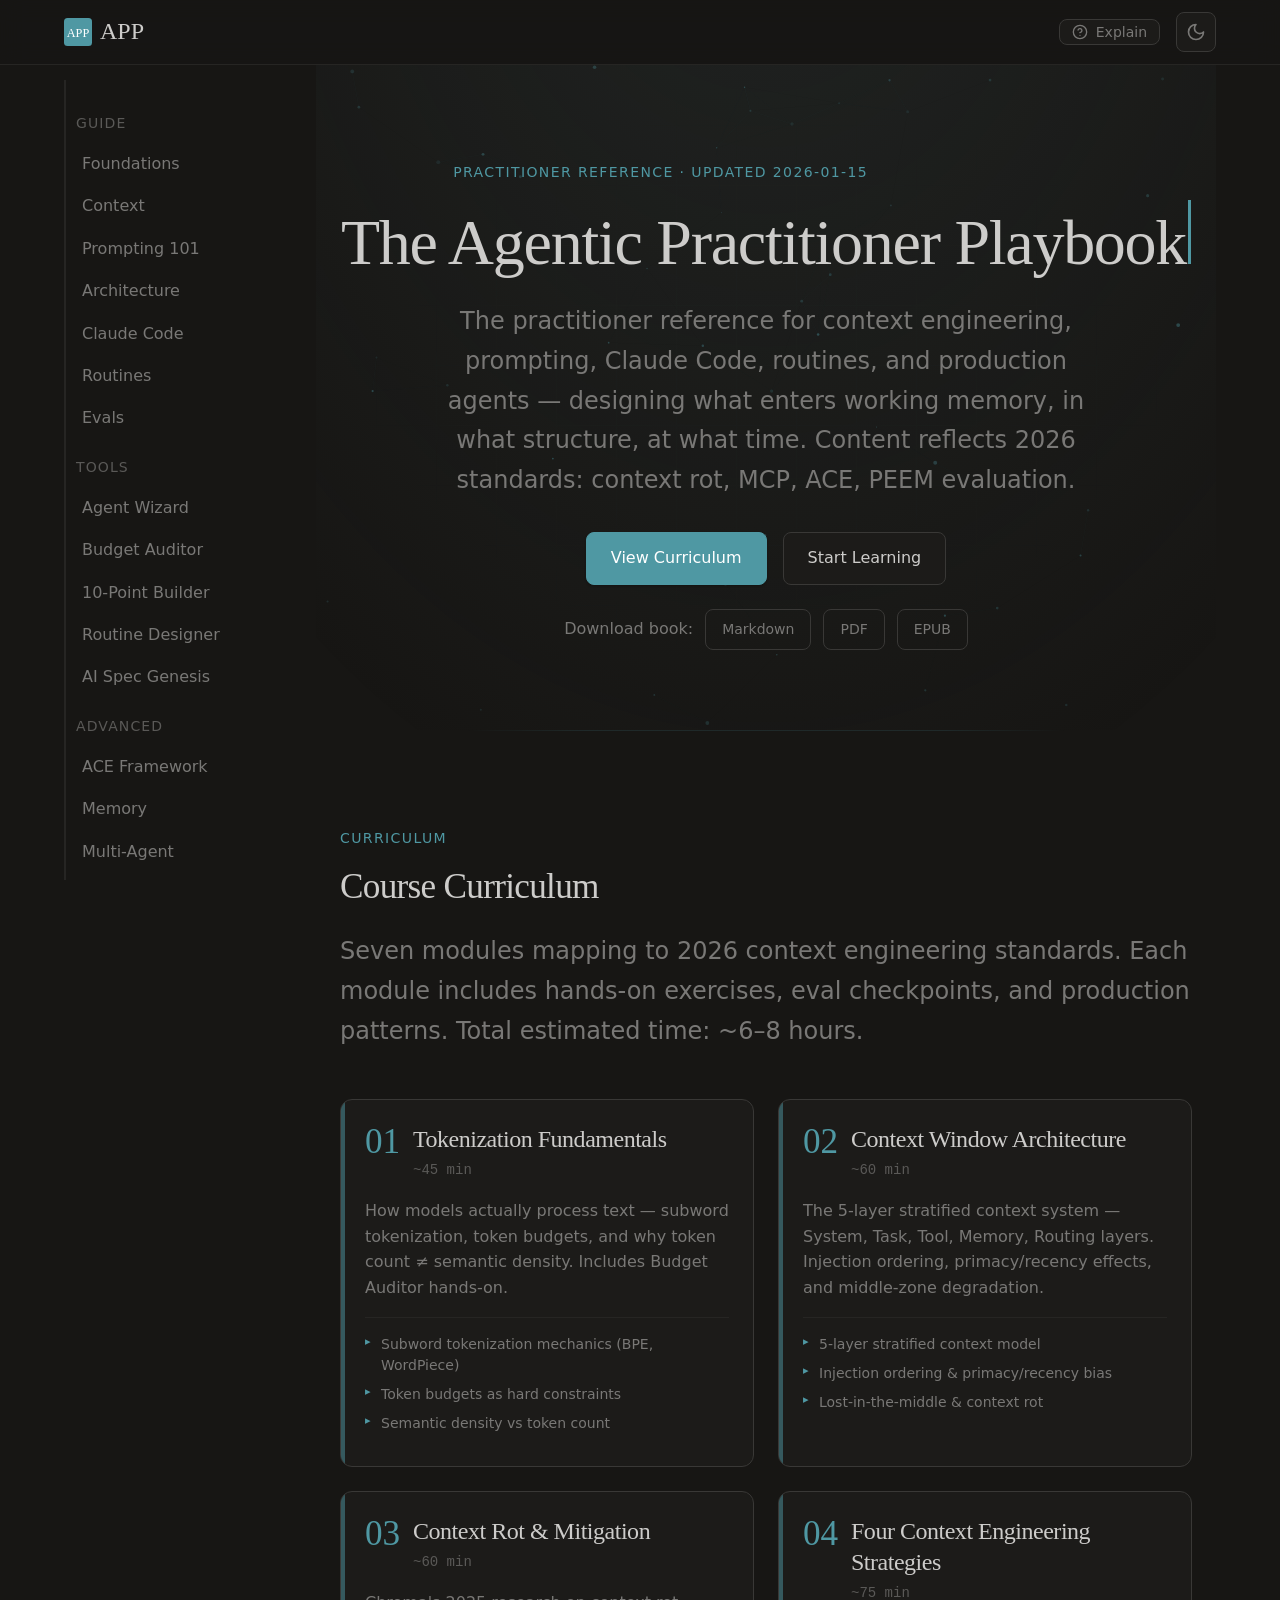
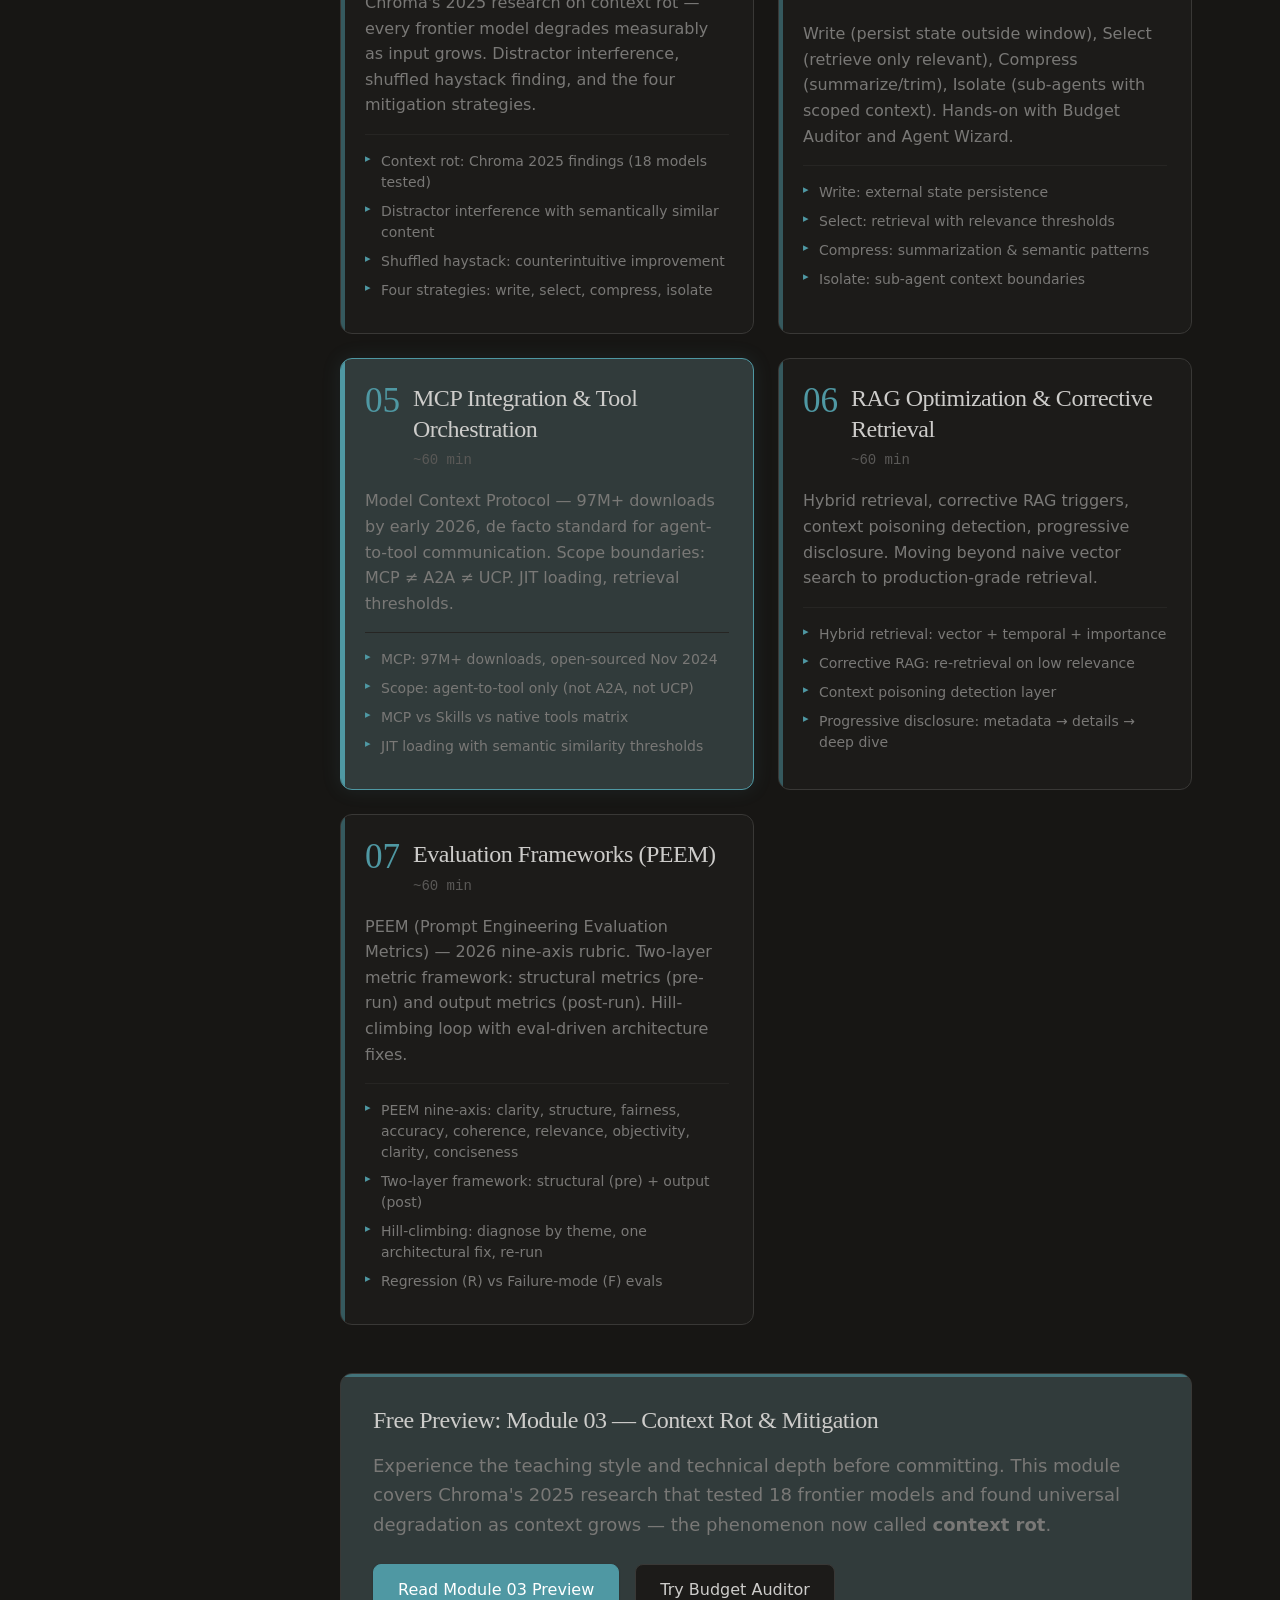
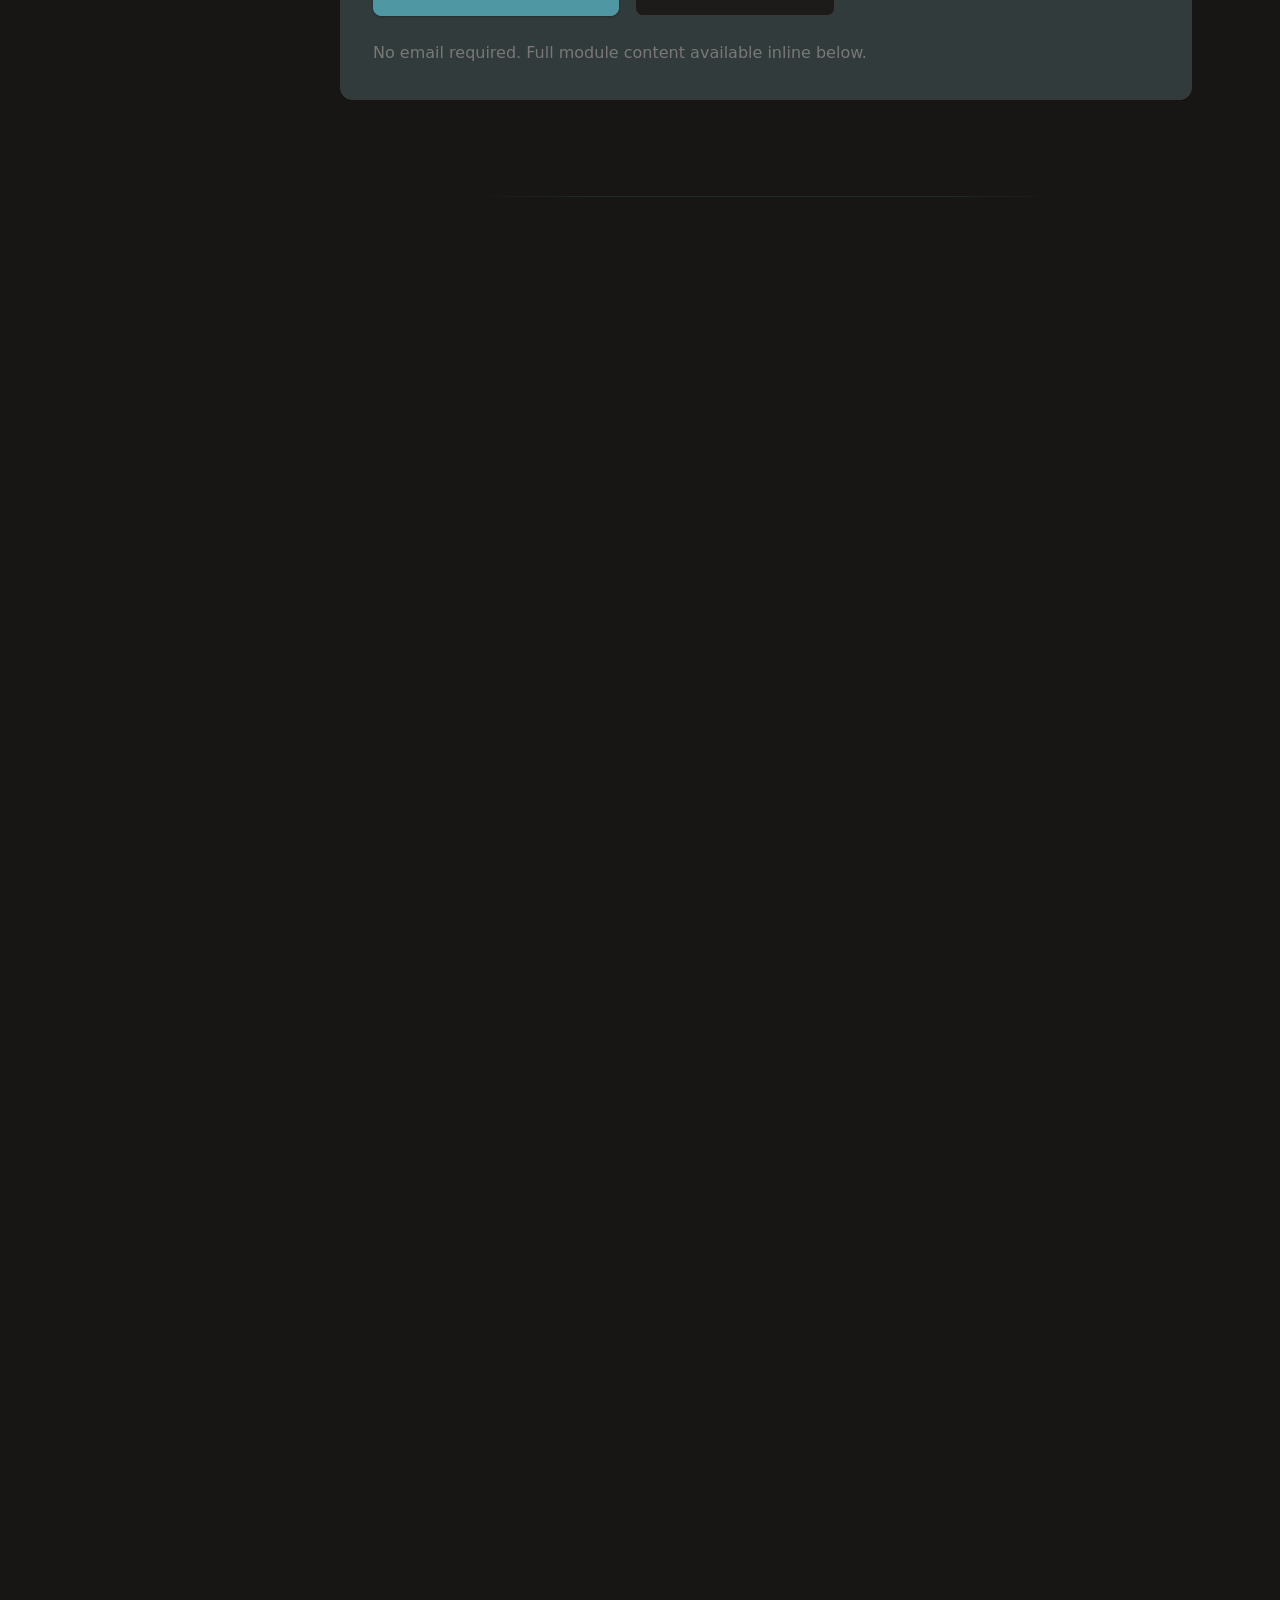
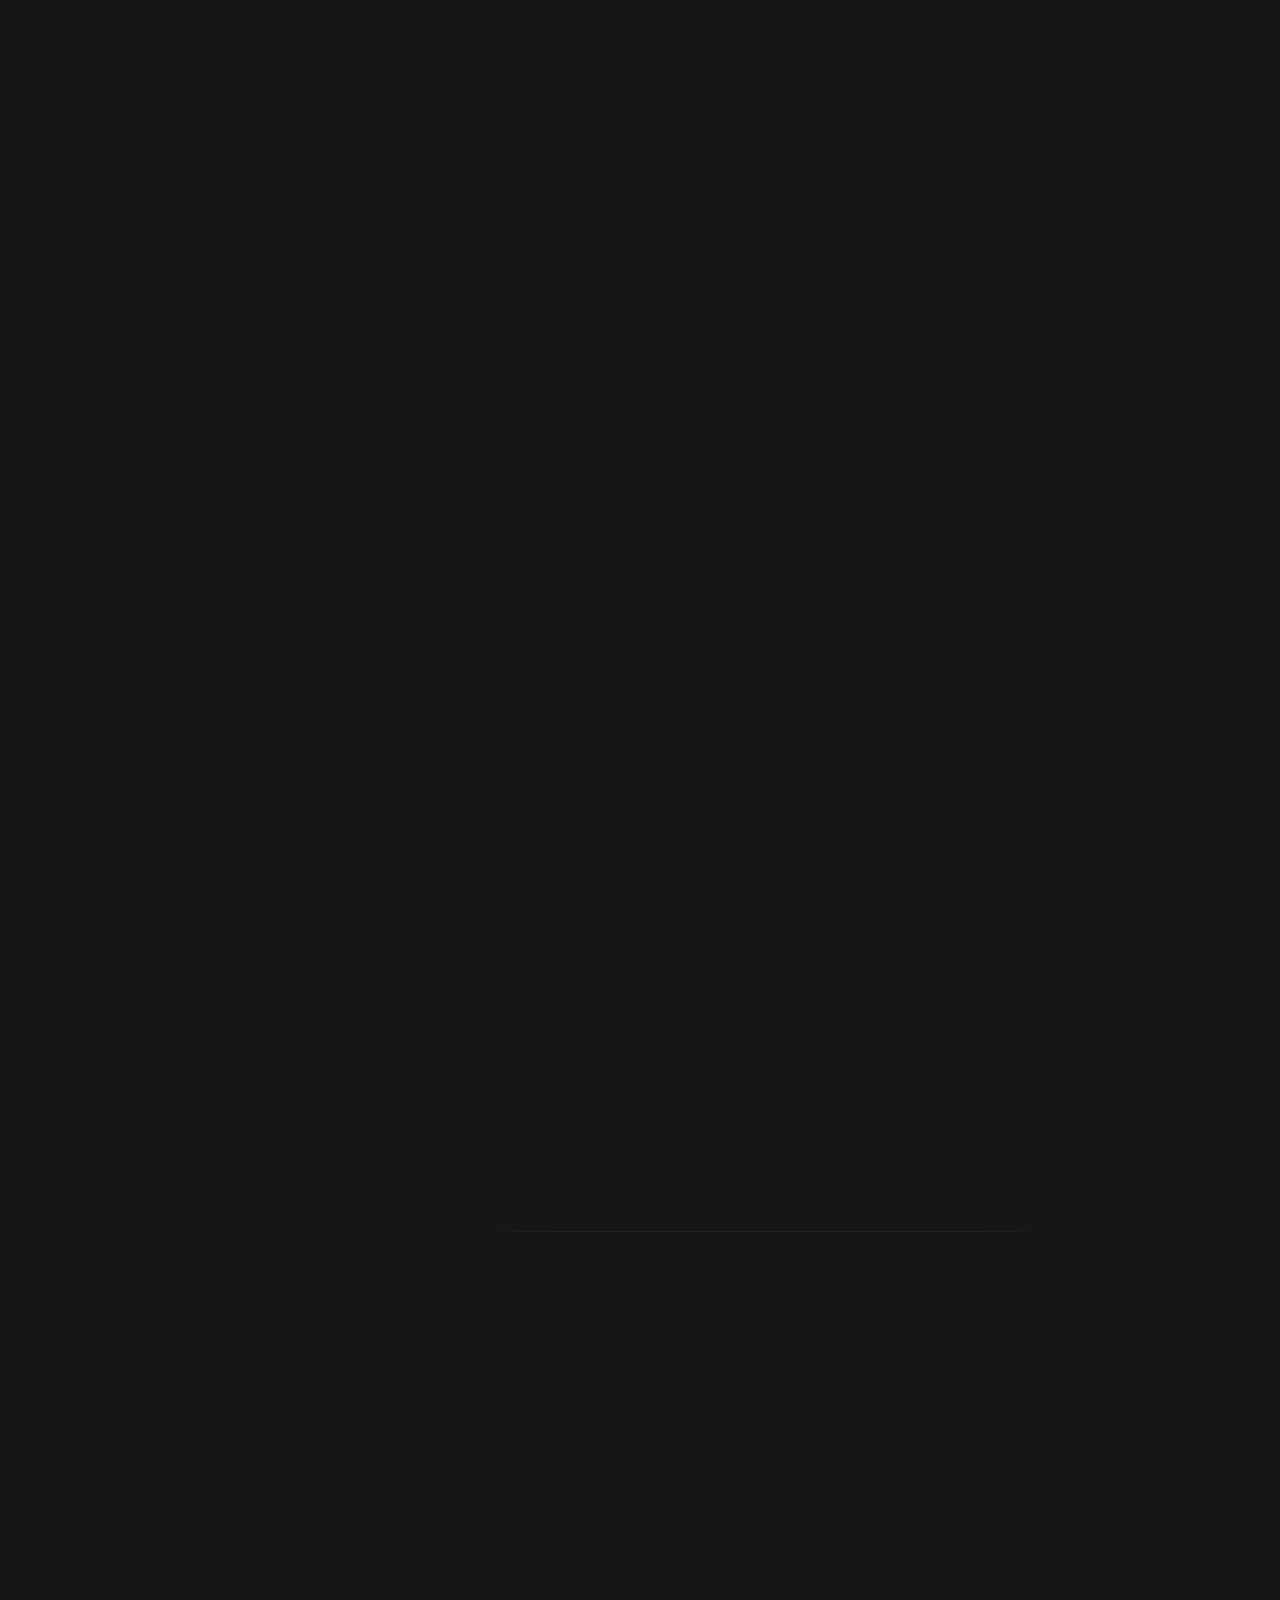
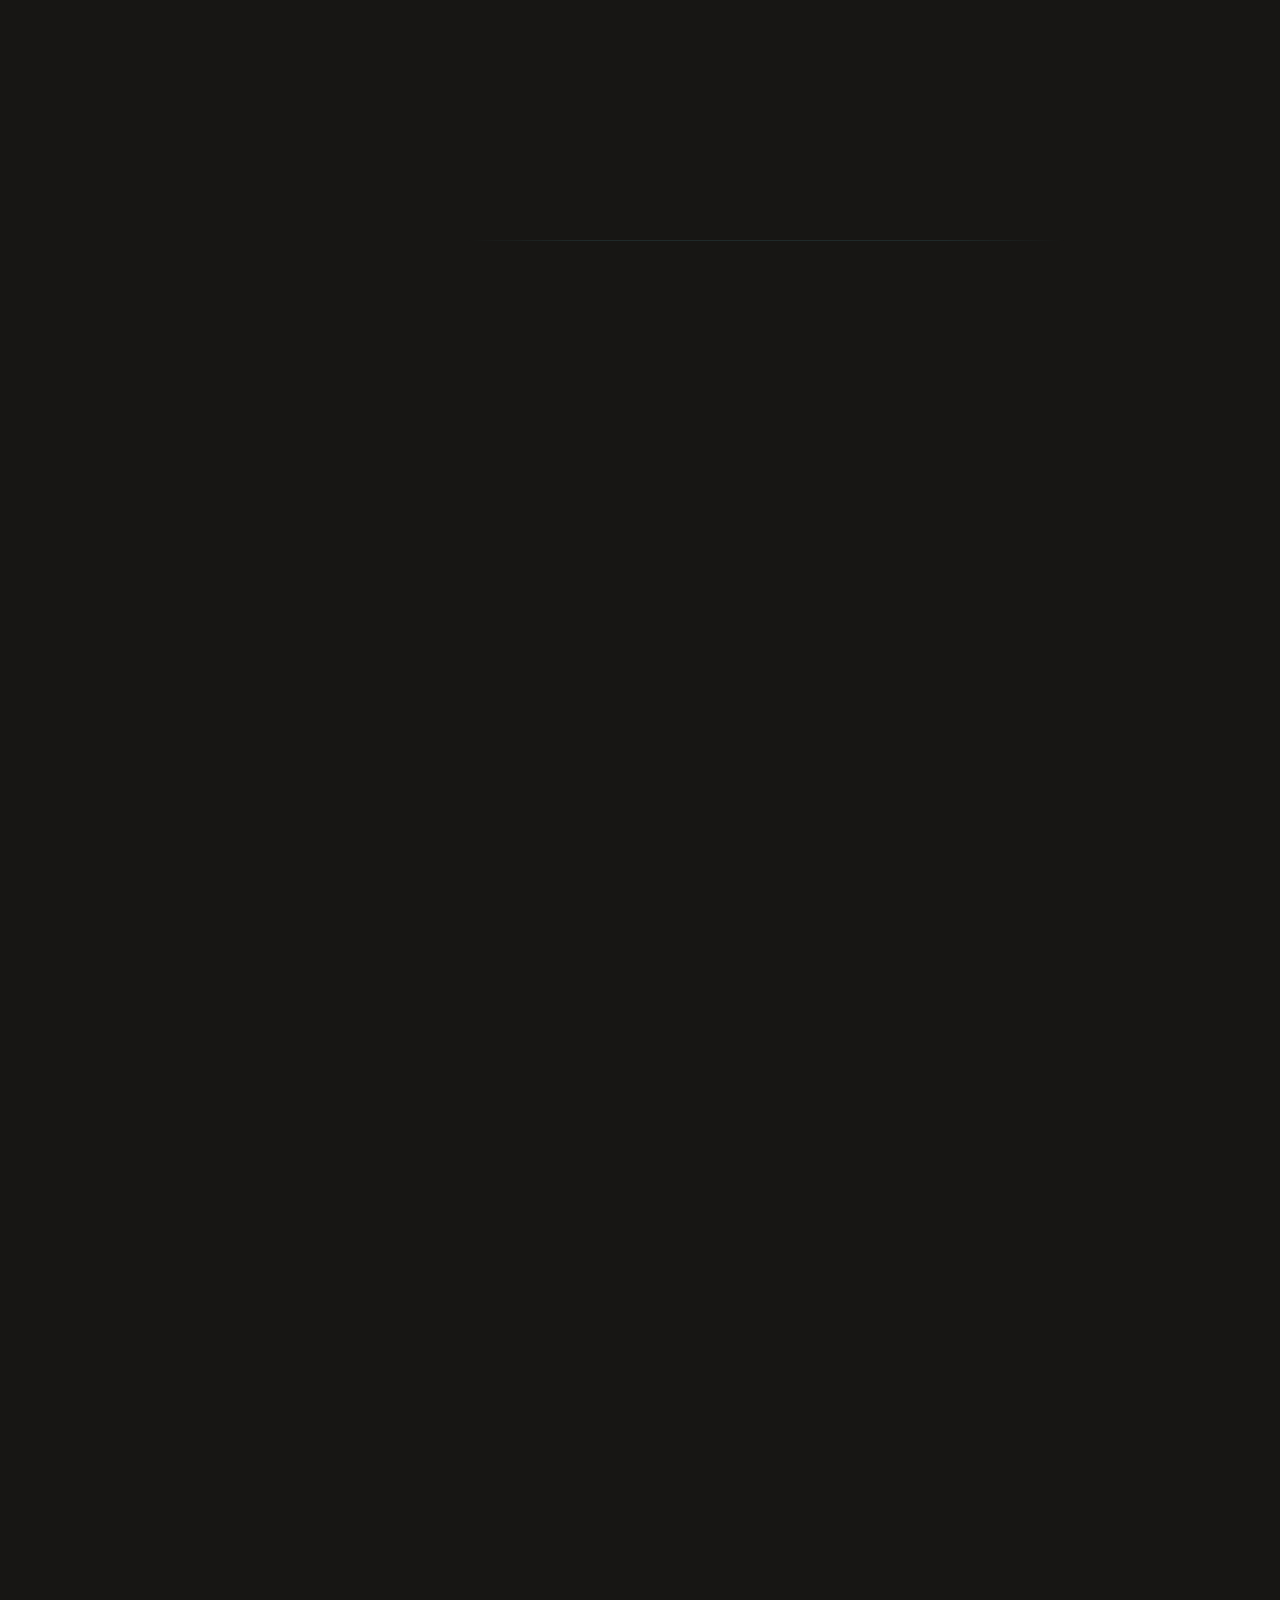
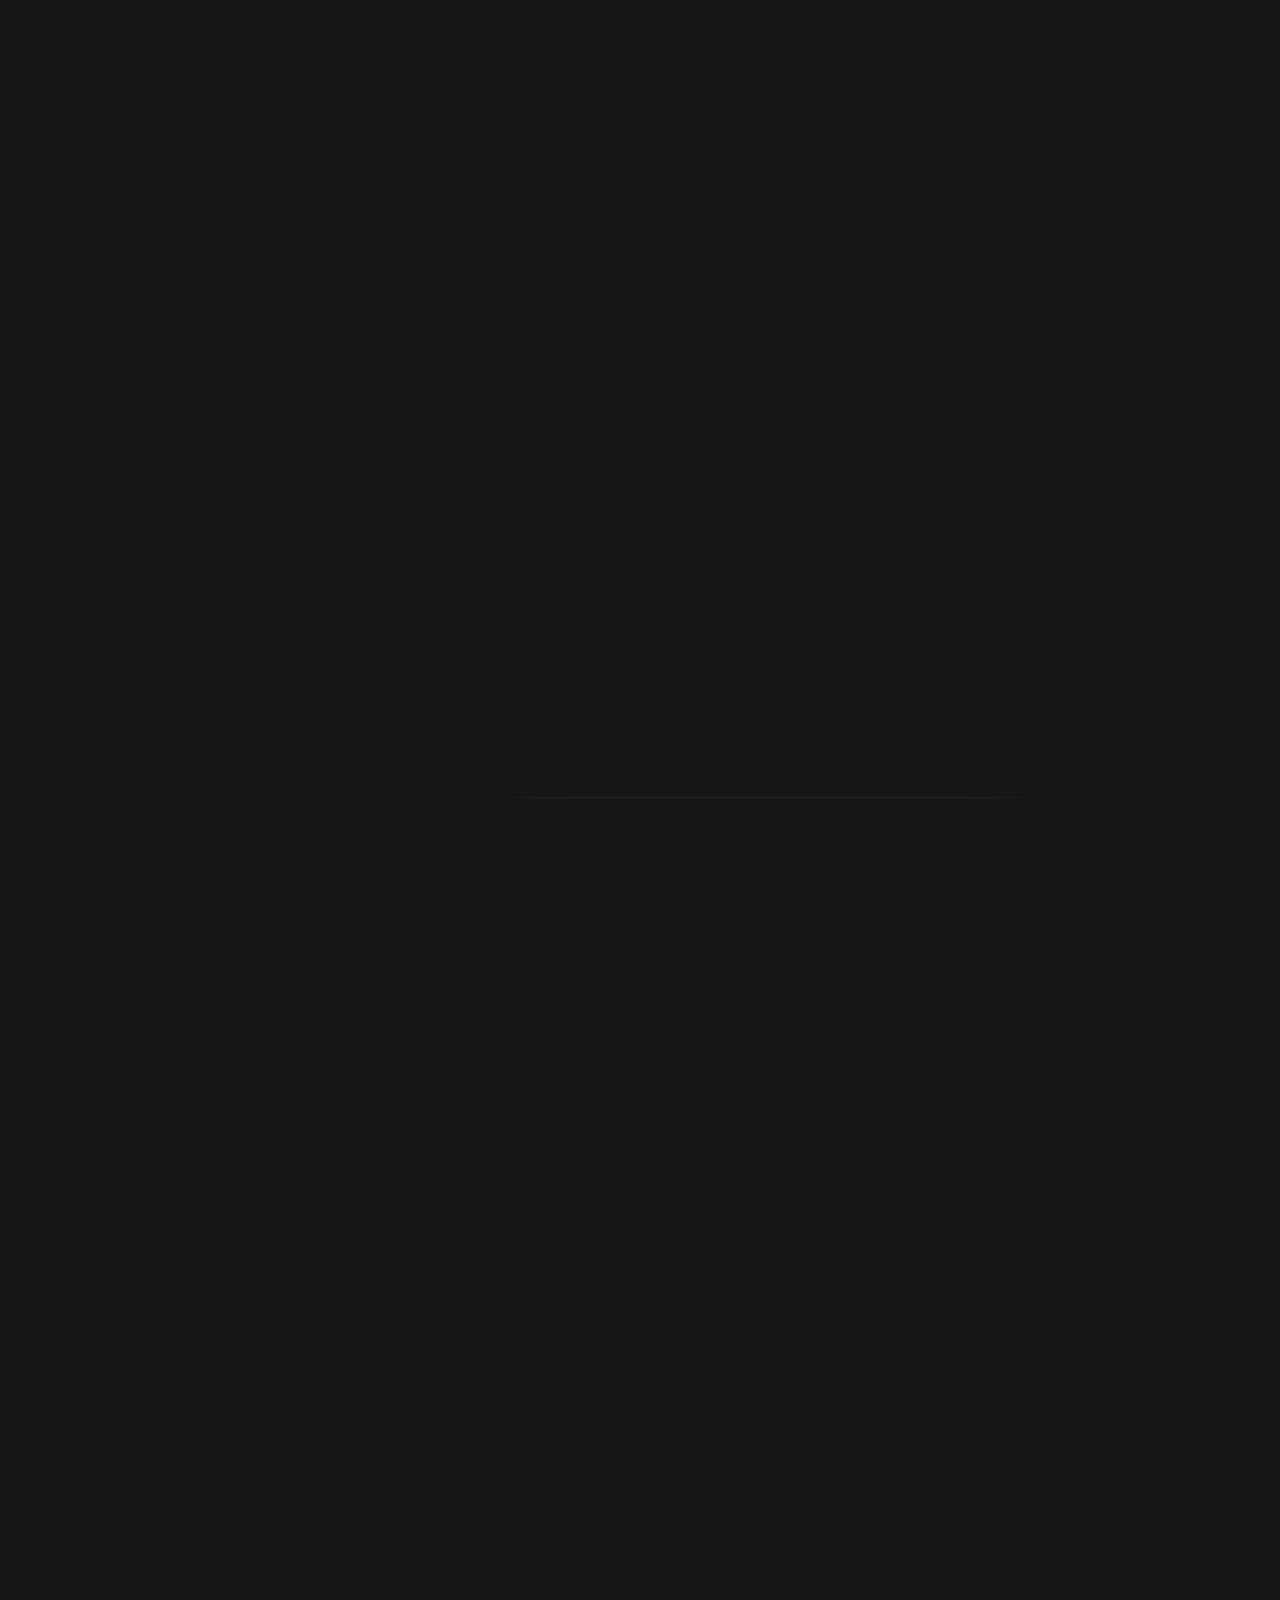
<file: index.html>
<!DOCTYPE html>
<html lang="en" data-theme="dark" class="no-js">
<head>
  <meta charset="UTF-8">
  <meta name="viewport" content="width=device-width, initial-scale=1.0">
  <title>The Agentic Practitioner Playbook</title>
  <meta name="description" content="Context Engineering, Prompting, Claude Code, and Production Agents. The practitioner reference for building agentic AI systems. Updated for 2026 standards — context rot, MCP, ACE, PEEM evaluation.">
  <meta name="theme-color" content="#171614" media="(prefers-color-scheme: dark)">
  <meta name="theme-color" content="#f7f6f2" media="(prefers-color-scheme: light)">

  <meta property="og:title" content="The Agentic Practitioner Playbook">
  <meta property="og:description" content="Context Engineering · Prompting · Claude Code · Production Agents. Patterns, tools, production-ready implementations — plus downloadable Markdown, PDF, and EPUB. Updated for 2026 standards.">
  <meta property="og:type" content="website">
  <meta property="og:url" content="https://context-engineering-site.vercel.app/">
  <meta property="og:image" content="https://context-engineering-site.vercel.app/favicon.ico">
  <meta name="twitter:card" content="summary_large_image">
  <meta name="twitter:title" content="The Agentic Practitioner Playbook">
  <meta name="twitter:description" content="Context Engineering · Prompting · Claude Code · Production Agents. Updated for 2026 standards.">

  <meta http-equiv="Content-Security-Policy" content="default-src 'self'; script-src 'self'; style-src 'self' 'unsafe-inline' https://fonts.googleapis.com https://api.fontshare.com; font-src https://fonts.gstatic.com https://api.fontshare.com https://cdn.fontshare.com; img-src 'self' data:; connect-src 'self' https://generativelanguage.googleapis.com https://api.openai.com https://opencode.ai https:;">

  <link rel="preconnect" href="https://fonts.googleapis.com">
  <link rel="preconnect" href="https://fonts.gstatic.com" crossorigin>
  <link rel="preconnect" href="https://api.fontshare.com" crossorigin>
  <link href="https://fonts.googleapis.com/css2?family=Instrument+Serif:ital@0;1&display=swap" rel="stylesheet">
  <link href="https://api.fontshare.com/v2/css?f[]=satoshi@400,500,700&display=swap" rel="stylesheet">
  <link href="https://fonts.googleapis.com/css2?family=JetBrains+Mono:wght@400;500&display=swap" rel="stylesheet">
  <link rel="stylesheet" href="styles.css">
  <link rel="canonical" href="https://context-engineering-site.vercel.app/">
  <link rel="icon" href="data:image/svg+xml,%3Csvg xmlns='http://www.w3.org/2000/svg' width='32' height='32' viewBox='0 0 32 32'%3E%3Crect width='32' height='32' rx='4' fill='%2301696f'/%3E%3Ctext x='16' y='22' font-family='Instrument%20Serif' font-size='14' fill='white' text-anchor='middle'%3EAPP%3C/text%3E%3C/svg%3E">
  <meta name="last-updated" content="2026-01-15">
</head>
<body>
  <div class="reading-progress" id="readingProgress" aria-hidden="true"></div>
  <a href="#main-content" class="skip-link">Skip to content</a>

  <header class="site-header">
    <div class="container">
      <a href="#" class="logo" aria-label="The Agentic Practitioner Playbook — Home">
        <svg viewBox="0 0 32 32" fill="none" xmlns="http://www.w3.org/2000/svg" aria-hidden="true">
          <rect width="32" height="32" rx="4" fill="currentColor" style="color: var(--color-primary);"/>
          <text x="16" y="22" font-family="Instrument Serif" font-size="14" fill="white" text-anchor="middle">APP</text>
        </svg>
        <span>APP</span>
      </a>
      <div class="header-actions">
        <button class="jargon-toggle" id="jargonToggle" aria-label="Toggle jargon explanations" aria-pressed="false" data-tooltip="Explain tech terms">
          <svg viewBox="0 0 24 24" fill="none" stroke="currentColor" stroke-width="2" stroke-linecap="round" stroke-linejoin="round" aria-hidden="true">
            <circle cx="12" cy="12" r="10"/>
            <path d="M9.09 9a3 3 0 0 1 5.83 1c0 2-3 3-3 3"/>
            <path d="M12 17h.01"/>
          </svg>
          <span class="jargon-toggle-label">Explain</span>
        </button>
        <button class="theme-toggle" id="themeToggle" aria-label="Toggle dark/light mode" aria-pressed="true">
          <svg id="moonIcon" class="icon-visible" viewBox="0 0 24 24" fill="none" stroke="currentColor" stroke-width="2" stroke-linecap="round" stroke-linejoin="round" aria-hidden="true">
            <path d="M12 3a6 6 0 0 0 9 9 9 9 0 1 1-9-9Z"/>
          </svg>
          <svg id="sunIcon" class="icon-hidden" viewBox="0 0 24 24" fill="none" stroke="currentColor" stroke-width="2" stroke-linecap="round" stroke-linejoin="round" aria-hidden="true">
            <circle cx="12" cy="12" r="4"/>
            <path d="M12 2v2m0 16v2M4.93 4.93l1.41 1.41m11.32 11.32l1.41 1.41M2 12h2m16 0h2M6.34 17.66l-1.41 1.41M19.07 4.93l-1.41 1.41"/>
          </svg>
        </button>
        <button class="mobile-menu-btn" id="mobileMenuBtn" aria-label="Open navigation menu" aria-expanded="false" aria-controls="mobileNav">
          <svg viewBox="0 0 24 24" fill="none" stroke="currentColor" stroke-width="2" stroke-linecap="round" stroke-linejoin="round" aria-hidden="true">
            <path d="M4 6h16M4 12h16M4 18h16"/>
          </svg>
        </button>
      </div>
    </div>
  </header>

  <div class="overlay" id="overlay" aria-hidden="true"></div>
  <nav class="mobile-nav-drawer" id="mobileNav" aria-label="Mobile navigation" role="dialog" aria-modal="true" aria-hidden="true">
    <button class="mobile-menu-btn" id="mobileMenuClose" aria-label="Close navigation menu" style="position:absolute;top:var(--space-4);right:var(--space-4);">
      <svg viewBox="0 0 24 24" fill="none" stroke="currentColor" stroke-width="2" stroke-linecap="round" stroke-linejoin="round" aria-hidden="true">
        <path d="M18 6L6 18M6 6l12 12"/>
      </svg>
    </button>
    <ul style="margin-top:var(--space-8);">
      <li class="nav-group-label">Curriculum</li>
      <li><a href="#curriculum" class="nav-link">Course Curriculum</a></li>
      <li class="nav-group-label">Guide</li>
      <li><a href="#foundations" class="nav-link">Foundations</a></li>
      <li><a href="#context" class="nav-link">Context</a></li>
      <li><a href="#mcp" class="nav-link">MCP</a></li>
      <li><a href="#prompting101" class="nav-link">Prompting 101</a></li>
      <li><a href="#architecture" class="nav-link">Architecture</a></li>
      <li><a href="#claude-code" class="nav-link">Claude Code</a></li>
      <li><a href="#routines" class="nav-link">Routines</a></li>
      <li><a href="#evals" class="nav-link">Evals</a></li>
      <li class="nav-group-label">Tools</li>
      <li><a href="#tool-agent-wizard" class="nav-link">Agent Wizard</a></li>
      <li><a href="#tool-budget-auditor" class="nav-link">Budget Auditor</a></li>
      <li><a href="#tool-10point-builder" class="nav-link">10-Point Builder</a></li>
      <li><a href="#tool-routine-designer" class="nav-link">Routine Designer</a></li>
      <li><a href="#tool-spec-genesis" class="nav-link">AI Spec Genesis</a></li>
      <li class="nav-group-label">Advanced</li>
      <li><a href="#ace" class="nav-link">ACE Framework</a></li>
      <li><a href="#memory" class="nav-link">Memory</a></li>
      <li><a href="#multi-agent" class="nav-link">Multi-Agent</a></li>
      <li><a href="#blueprint" class="nav-link">Advanced Builder</a></li>
    </ul>
  </nav>

  <div class="main-layout" id="main-content">
    <nav class="sidebar-nav" aria-label="Section navigation">
      <div class="sidebar-progress" aria-hidden="true"><div class="sidebar-progress-fill" id="sidebarProgressFill"></div></div>
      <ul>
        <li class="nav-group-label">Guide</li>
        <li><a href="#foundations" class="nav-link">Foundations</a></li>
        <li><a href="#context" class="nav-link">Context</a></li>
        <li><a href="#prompting101" class="nav-link">Prompting 101</a></li>
        <li><a href="#architecture" class="nav-link">Architecture</a></li>
        <li><a href="#claude-code" class="nav-link">Claude Code</a></li>
        <li><a href="#routines" class="nav-link">Routines</a></li>
        <li><a href="#evals" class="nav-link">Evals</a></li>
        <li class="nav-group-label">Tools</li>
        <li><a href="#tool-agent-wizard" class="nav-link">Agent Wizard</a></li>
        <li><a href="#tool-budget-auditor" class="nav-link">Budget Auditor</a></li>
        <li><a href="#tool-10point-builder" class="nav-link">10-Point Builder</a></li>
        <li><a href="#tool-routine-designer" class="nav-link">Routine Designer</a></li>
        <li><a href="#tool-spec-genesis" class="nav-link">AI Spec Genesis</a></li>
        <li class="nav-group-label">Advanced</li>
        <li><a href="#ace" class="nav-link">ACE Framework</a></li>
        <li><a href="#memory" class="nav-link">Memory</a></li>
        <li><a href="#multi-agent" class="nav-link">Multi-Agent</a></li>
        <li><a href="#blueprint" class="nav-link">Advanced Builder</a></li>
      </ul>
    </nav>

    <main id="main-primary">
      <!-- HERO -->
      <section class="hero" id="hero">
        <div class="hero-particles" id="heroParticles" aria-hidden="true"><canvas></canvas></div>
        <div class="container">
          <p class="section-eyebrow">Practitioner Reference · Updated 2026-01-15</p>
          <h1 class="hero-headline" id="heroHeadline">The Agentic Practitioner Playbook<span class="typing-cursor" aria-hidden="true"></span></h1>
          <p class="hero-subheadline">The practitioner reference for context engineering, prompting, Claude Code, routines, and production agents — designing what enters working memory, in what structure, at what time. Content reflects 2026 standards: context rot, MCP, ACE, PEEM evaluation.</p>
          <div class="hero-ctas">
            <a href="#curriculum" class="btn btn-primary" data-tooltip="View curriculum">View Curriculum</a>
            <a href="#foundations" class="btn btn-secondary" data-tooltip="Start with foundations">Start Learning</a>
          </div>
          <div class="hero-downloads" role="group" aria-label="Download the playbook">
            <span class="hero-downloads-label">Download book:</span>
            <a href="The_Agentic_Practitioner_Playbook.md" class="btn btn-outline btn-sm" download="The_Agentic_Practitioner_Playbook.md" data-tooltip="Full playbook source file">Markdown</a>
            <a href="The_Agentic_Practitioner_Playbook.pdf" class="btn btn-outline btn-sm" download="The_Agentic_Practitioner_Playbook.pdf" data-tooltip="Printable PDF; Mermaid diagrams render in web and Markdown">PDF</a>
            <a href="The_Agentic_Practitioner_Playbook.epub" class="btn btn-outline btn-sm" download="The_Agentic_Practitioner_Playbook.epub" data-tooltip="E-reader EPUB">EPUB</a>
          </div>
        </div>
      </section>

      <div class="section-divider" aria-hidden="true"></div>

      <!-- CURRICULUM -->
      <section id="curriculum">
        <div class="container">
          <p class="section-eyebrow">Curriculum</p>
          <h2 class="section-title">Course Curriculum</h2>
          <p class="section-intro">Seven modules mapping to 2026 context engineering standards. Each module includes hands-on exercises, eval checkpoints, and production patterns. Total estimated time: ~6–8 hours.</p>

          <div class="reveal">
            <div class="curriculum-grid">
              <article class="curriculum-module">
                <div class="curriculum-module-header">
                  <span class="curriculum-module-num">01</span>
                  <div>
                    <h3 class="curriculum-module-title">Tokenization Fundamentals</h3>
                    <p class="curriculum-module-meta">~45 min</p>
                  </div>
                </div>
                <p class="curriculum-module-desc">How models actually process text — subword tokenization, token budgets, and why token count ≠ semantic density. Includes Budget Auditor hands-on.</p>
                <ul class="curriculum-module-topics">
                  <li>Subword tokenization mechanics (BPE, WordPiece)</li>
                  <li>Token budgets as hard constraints</li>
                  <li>Semantic density vs token count</li>
                </ul>
              </article>

              <article class="curriculum-module">
                <div class="curriculum-module-header">
                  <span class="curriculum-module-num">02</span>
                  <div>
                    <h3 class="curriculum-module-title">Context Window Architecture</h3>
                    <p class="curriculum-module-meta">~60 min</p>
                  </div>
                </div>
                <p class="curriculum-module-desc">The 5-layer stratified context system — System, Task, Tool, Memory, Routing layers. Injection ordering, primacy/recency effects, and middle-zone degradation.</p>
                <ul class="curriculum-module-topics">
                  <li>5-layer stratified context model</li>
                  <li>Injection ordering & primacy/recency bias</li>
                  <li>Lost-in-the-middle & context rot</li>
                </ul>
              </article>

              <article class="curriculum-module">
                <div class="curriculum-module-header">
                  <span class="curriculum-module-num">03</span>
                  <div>
                    <h3 class="curriculum-module-title">Context Rot & Mitigation</h3>
                    <p class="curriculum-module-meta">~60 min</p>
                  </div>
                </div>
                <p class="curriculum-module-desc">Chroma's 2025 research on context rot — every frontier model degrades measurably as input grows. Distractor interference, shuffled haystack finding, and the four mitigation strategies.</p>
                <ul class="curriculum-module-topics">
                  <li>Context rot: Chroma 2025 findings (18 models tested)</li>
                  <li>Distractor interference with semantically similar content</li>
                  <li>Shuffled haystack: counterintuitive improvement</li>
                  <li>Four strategies: write, select, compress, isolate</li>
                </ul>
              </article>

              <article class="curriculum-module">
                <div class="curriculum-module-header">
                  <span class="curriculum-module-num">04</span>
                  <div>
                    <h3 class="curriculum-module-title">Four Context Engineering Strategies</h3>
                    <p class="curriculum-module-meta">~75 min</p>
                  </div>
                </div>
                <p class="curriculum-module-desc">Write (persist state outside window), Select (retrieve only relevant), Compress (summarize/trim), Isolate (sub-agents with scoped context). Hands-on with Budget Auditor and Agent Wizard.</p>
                <ul class="curriculum-module-topics">
                  <li>Write: external state persistence</li>
                  <li>Select: retrieval with relevance thresholds</li>
                  <li>Compress: summarization & semantic patterns</li>
                  <li>Isolate: sub-agent context boundaries</li>
                </ul>
              </article>

              <article class="curriculum-module featured">
                <div class="curriculum-module-header">
                  <span class="curriculum-module-num">05</span>
                  <div>
                    <h3 class="curriculum-module-title">MCP Integration & Tool Orchestration</h3>
                    <p class="curriculum-module-meta">~60 min</p>
                  </div>
                </div>
                <p class="curriculum-module-desc">Model Context Protocol — 97M+ downloads by early 2026, de facto standard for agent-to-tool communication. Scope boundaries: MCP ≠ A2A ≠ UCP. JIT loading, retrieval thresholds.</p>
                <ul class="curriculum-module-topics">
                  <li>MCP: 97M+ downloads, open-sourced Nov 2024</li>
                  <li>Scope: agent-to-tool only (not A2A, not UCP)</li>
                  <li>MCP vs Skills vs native tools matrix</li>
                  <li>JIT loading with semantic similarity thresholds</li>
                </ul>
              </article>

              <article class="curriculum-module">
                <div class="curriculum-module-header">
                  <span class="curriculum-module-num">06</span>
                  <div>
                    <h3 class="curriculum-module-title">RAG Optimization & Corrective Retrieval</h3>
                    <p class="curriculum-module-meta">~60 min</p>
                  </div>
                </div>
                <p class="curriculum-module-desc">Hybrid retrieval, corrective RAG triggers, context poisoning detection, progressive disclosure. Moving beyond naive vector search to production-grade retrieval.</p>
                <ul class="curriculum-module-topics">
                  <li>Hybrid retrieval: vector + temporal + importance</li>
                  <li>Corrective RAG: re-retrieval on low relevance</li>
                  <li>Context poisoning detection layer</li>
                  <li>Progressive disclosure: metadata → details → deep dive</li>
                </ul>
              </article>

              <article class="curriculum-module">
                <div class="curriculum-module-header">
                  <span class="curriculum-module-num">07</span>
                  <div>
                    <h3 class="curriculum-module-title">Evaluation Frameworks (PEEM)</h3>
                    <p class="curriculum-module-meta">~60 min</p>
                  </div>
                </div>
                <p class="curriculum-module-desc">PEEM (Prompt Engineering Evaluation Metrics) — 2026 nine-axis rubric. Two-layer metric framework: structural metrics (pre-run) and output metrics (post-run). Hill-climbing loop with eval-driven architecture fixes.</p>
                <ul class="curriculum-module-topics">
                  <li>PEEM nine-axis: clarity, structure, fairness, accuracy, coherence, relevance, objectivity, clarity, conciseness</li>
                  <li>Two-layer framework: structural (pre) + output (post)</li>
                  <li>Hill-climbing: diagnose by theme, one architectural fix, re-run</li>
                  <li>Regression (R) vs Failure-mode (F) evals</li>
                </ul>
              </article>
            </div>
          </div>

          <div class="reveal mt-12 callout-box">
            <h3 style="margin-bottom:var(--space-4);">Free Preview: Module 03 — Context Rot & Mitigation</h3>
            <p style="margin-bottom:var(--space-6);">Experience the teaching style and technical depth before committing. This module covers Chroma's 2025 research that tested 18 frontier models and found universal degradation as context grows — the phenomenon now called <strong>context rot</strong>.</p>
            <div style="display:flex; gap:var(--space-4); flex-wrap:wrap; margin-bottom:var(--space-6);">
              <a href="#context" class="btn btn-primary">Read Module 03 Preview</a>
              <a href="#tool-budget-auditor" class="btn btn-secondary">Try Budget Auditor</a>
            </div>
            <p style="font-size:var(--text-sm); color:var(--color-text-muted);">No email required. Full module content available inline below.</p>
          </div>
        </div>
      </section>

      <div class="section-divider" aria-hidden="true"></div>

      <!-- FOUNDATIONS -->
      <section id="foundations">
        <div class="container">
          <p class="section-eyebrow">Section 01</p>
          <h2 class="section-title">Foundations</h2>
          <p class="section-intro">Before building agents, understand when they're appropriate — and architect the cognitive environment your agent needs to reason correctly.</p>

          <div class="reveal book-download-callout callout-box">
            <p><strong>Take it with you.</strong> Download the complete playbook (~2,000 lines) as <strong>Markdown</strong>, <strong>PDF</strong>, or <strong>EPUB</strong> for offline reading, search, or your own repo. Mermaid diagrams render best in the web and Markdown versions.</p>
            <p class="book-download-callout-action download-format-group">
              <a href="The_Agentic_Practitioner_Playbook.md" class="btn btn-sm btn-outline" download="The_Agentic_Practitioner_Playbook.md">Markdown (.md)</a>
              <a href="The_Agentic_Practitioner_Playbook.pdf" class="btn btn-sm btn-outline" download="The_Agentic_Practitioner_Playbook.pdf">PDF</a>
              <a href="The_Agentic_Practitioner_Playbook.epub" class="btn btn-sm btn-outline" download="The_Agentic_Practitioner_Playbook.epub">EPUB</a>
            </p>
          </div>

          <div class="reveal">
            <h3 class="subsection-title">Barry's Evolution Ladder</h3>
            <p style="margin-bottom:var(--space-6); max-width:72ch;">Don't jump to agents. Climb the ladder: ship <strong>features</strong> (single model calls), orchestrate <strong>workflows</strong> (mapped control flows), then deploy <strong>agents</strong> only when complexity and value justify autonomy.</p>
            <div class="evolution-ladder">
              <div class="evolution-rung">
                <h4>Features</h4>
                <p style="font-size:var(--text-sm); margin-top:var(--space-2);">Summarize, classify, extract — one shot, fixed flow.</p>
              </div>
              <div class="evolution-rung">
                <h4>Workflows</h4>
                <p style="font-size:var(--text-sm); margin-top:var(--space-2);">Multiple models in a predefined decision tree. Cheaper, more control.</p>
              </div>
              <div class="evolution-rung active-rung">
                <h4>Agents</h4>
                <p style="font-size:var(--text-sm); margin-top:var(--space-2);">Model + tools in a loop. Decides its own trajectory from environment feedback.</p>
              </div>
            </div>
            <p class="source-footnote">Source: Barry, <em>Building Effective Agents</em> — AI Engineer Summit</p>
          </div>

          <div class="reveal mt-12">
            <h3 class="subsection-title">The 3-Component Model</h3>
            <p style="margin-bottom:var(--space-6); max-width:72ch;">Strip an agent to its core: a model calling tools in a loop. Every complexity on top costs iteration speed and eventually performance.</p>
            <div class="three-component-grid">
              <div class="component-card">
                <h4>Environment</h4>
                <p style="font-size:var(--text-sm); margin-top:var(--space-2);">The system the agent operates in — repos, APIs, file systems, product surfaces.</p>
              </div>
              <div class="component-card">
                <h4>Tools</h4>
                <p style="font-size:var(--text-sm); margin-top:var(--space-2);">Interface for action and feedback. Lean into primitives: code execution, files, web search.</p>
              </div>
              <div class="component-card">
                <h4>System Prompt</h4>
                <p style="font-size:var(--text-sm); margin-top:var(--space-2);">Goals, constraints, ideal behavior — what the agent always needs regardless of task.</p>
              </div>
            </div>
            <p class="source-footnote">Source: Barry 3-component model; <em>anthropic_ultimate_guide.md</em> Part II</p>
          </div>

          <div class="reveal mt-12">
            <h3 class="subsection-title">The 4-Factor Checklist</h3>
            <p style="margin-bottom:var(--space-6); max-width:72ch;">Run this before building an agent. All four factors determine fit — and all four kill projects when ignored. <a href="#tool-agent-wizard">Try the Agent Suitability Wizard →</a></p>
            <div class="grid-2 stagger">
              <article class="card card-interactive reveal">
                <p class="card-meta">Factor 01</p>
                <h3 class="card-title">Complexity</h3>
                <div class="card-body">
                  <p>Agents thrive in ambiguous problem spaces. If you can map the full decision tree easily, build it explicitly and optimize every node.</p>
                </div>
              </article>
              <article class="card card-interactive reveal">
                <p class="card-meta">Factor 02</p>
                <h3 class="card-title">Value</h3>
                <div class="card-body">
                  <p>Exploration costs tokens. A $0.10/task budget affords 30–50 tokens — use a workflow. If ROI justifies spend, agents earn their cost.</p>
                </div>
              </article>
              <article class="card card-interactive reveal">
                <p class="card-meta">Factor 03</p>
                <h3 class="card-title">Bottlenecks</h3>
                <div class="card-body">
                  <p>Derisk critical capabilities first. A coding agent needs write, debug, and recover. Bottlenecks multiply cost and latency — reduce scope.</p>
                </div>
              </article>
              <article class="card card-interactive reveal">
                <p class="card-meta">Factor 04</p>
                <h3 class="card-title">Cost of Error</h3>
                <div class="card-body">
                  <p>High-stakes, hard-to-discover errors limit autonomy. Mitigate with read-only access or human-in-the-loop — but that caps scale.</p>
                </div>
              </article>
            </div>
            <p class="source-footnote">Source: Barry 4-factor checklist transcript; <em>anthropic_ultimate_guide.md</em></p>
          </div>

          <div class="reveal mt-12">
            <h3 class="subsection-title">What Is Context Engineering</h3>
            <p style="margin-bottom:var(--space-8); max-width:72ch;">
              Every failure in an agentic system can be traced to one of four context failures: <strong>ambiguity</strong> — the model lacks clear constraints and generates conflicting outputs; <strong>distractor interference</strong> — irrelevant context overwhelms relevant signal; <strong>context rot</strong> — measurable, reproducible degradation as input length grows; and <strong>attention dilution</strong> — excessive context length spreads attention thin, reducing accuracy on any single component.
            </p>
            <div class="callout-box reveal" style="margin-top:var(--space-6);">
              <h4 style="margin-bottom:var(--space-4);">Context Rot — Chroma 2025 Research</h4>
              <p style="margin-bottom:var(--space-4);"><strong>Context rot</strong> is the term now used to describe the universal phenomenon that all frontier models degrade measurably as input length grows. Chroma's 2025 research tested 18 frontier models and found every one performs worse on simple tasks when given longer inputs — even when the information needed is clearly present.</p>
              <p style="margin-bottom:var(--space-4);"><strong>Two specific findings from the research:</strong></p>
              <ul style="margin-left:var(--space-6); margin-bottom:var(--space-4); font-size:var(--text-sm); color:var(--color-text-muted);">
                <li style="margin-bottom:var(--space-2);"><strong>Distractor interference:</strong> Models perform significantly worse when semantically similar "distractor" content is present in context — even when it has no bearing on the task.</li>
                <li><strong>Shuffled haystack finding:</strong> Counterintuitively, shuffling the order of context sometimes <em>improves</em> performance — suggesting models rely on positional heuristics in addition to content relevance.</li>
              </ul>
              <p class="source-footnote" style="border:none; padding-top:var(--space-3);">Source: Chroma Research, "Context Rot in Production LLMs" — 2025 study, 18 frontier models tested</p>
            </div>
          </div>

          <div class="reveal mt-12">
            <h3 style="margin-bottom:var(--space-6);">The 5-Layer Stratified Context System</h3>
            <p style="margin-bottom:var(--space-8); max-width:72ch;">
              Production agentic systems decompose context into five layers, each with distinct persistence, retrieval, and eviction policies. Click each layer to expand.
            </p>

            <div style="display:grid; grid-template-columns:1fr 1fr; gap:var(--space-8); align-items:start;" class="layer-stack-grid">
              <div class="layer-stack" id="layerStack">
                <div class="layer-stack-item active" data-layer="1" role="button" tabindex="0" aria-label="System Layer: pinned, never evicted" data-tooltip="Click to expand details">
                  <span class="layer-stack-num">1</span>
                  <span class="layer-stack-label">System Layer</span>
                  <span class="layer-stack-tag">Pinned</span>
                </div>
                <div class="layer-stack-item" data-layer="2" role="button" tabindex="0" aria-label="Task Layer: per-invocation" data-tooltip="Click to expand details">
                  <span class="layer-stack-num">2</span>
                  <span class="layer-stack-label">Task Layer</span>
                  <span class="layer-stack-tag">Per-invocation</span>
                </div>
                <div class="layer-stack-item" data-layer="3" role="button" tabindex="0" aria-label="Tool Layer: just-in-time loaded" data-tooltip="Click to expand details">
                  <span class="layer-stack-num">3</span>
                  <span class="layer-stack-label">Tool Layer</span>
                  <span class="layer-stack-tag">JIT-loaded</span>
                </div>
                <div class="layer-stack-item" data-layer="4" role="button" tabindex="0" aria-label="Memory Layer: compressed patterns" data-tooltip="Click to expand details">
                  <span class="layer-stack-num">4</span>
                  <span class="layer-stack-label">Memory Layer</span>
                  <span class="layer-stack-tag">Compressed</span>
                </div>
                <div class="layer-stack-item" data-layer="5" role="button" tabindex="0" aria-label="Routing Layer: classifier" data-tooltip="Click to expand details">
                  <span class="layer-stack-num">5</span>
                  <span class="layer-stack-label">Routing Layer</span>
                  <span class="layer-stack-tag">Classifier</span>
                </div>
              </div>

              <div class="accordion" id="layersAccordion">
                <div class="accordion-item open" id="layer1">
                  <button class="accordion-header" aria-expanded="true" aria-controls="layer1-content" id="layer1-header">
                    <span>Layer 1 — System Layer</span>
                    <svg class="accordion-icon" viewBox="0 0 24 24" fill="none" stroke="currentColor" stroke-width="2" stroke-linecap="round" stroke-linejoin="round" aria-hidden="true">
                      <path d="m6 9 6 6 6-6"/>
                    </svg>
                  </button>
                  <div class="accordion-content" id="layer1-content" role="region" aria-labelledby="layer1-header">
                    <div class="accordion-body">
                      <p><strong>Identity, constraints, scope.</strong> The system layer defines who the agent is, what it can and cannot do, and the domain boundaries it must respect. This layer is <em>pinned</em> — it is never evicted and always occupies the first tokens of the context window.</p>
                      <p style="margin-top:var(--space-3);"><strong>Production rule:</strong> Keep under 400 tokens. Include only non-negotiable constraints. Anything optional belongs in a lower layer.</p>
                    </div>
                  </div>
                </div>

                <div class="accordion-item" id="layer2">
                  <button class="accordion-header" aria-expanded="false" aria-controls="layer2-content" id="layer2-header">
                    <span>Layer 2 — Task Layer</span>
                    <svg class="accordion-icon" viewBox="0 0 24 24" fill="none" stroke="currentColor" stroke-width="2" stroke-linecap="round" stroke-linejoin="round" aria-hidden="true">
                      <path d="m6 9 6 6 6-6"/>
                    </svg>
                  </button>
                  <div class="accordion-content" id="layer2-content" role="region" aria-labelledby="layer2-header">
                    <div class="accordion-body">
                      <p><strong>Directive, output schema, success criterion.</strong> The task layer specifies what the agent must accomplish right now. It includes the primary directive (what to do), the output format specification (schema, constraints), and the success criterion (how to know it is done).</p>
                      <p style="margin-top:var(--space-3);"><strong>Production rule:</strong> One task per invocation. If a task has multiple sub-tasks, use sub-agents with fresh context, not a single long prompt.</p>
                    </div>
                  </div>
                </div>

                <div class="accordion-item" id="layer3">
                  <button class="accordion-header" aria-expanded="false" aria-controls="layer3-content" id="layer3-header">
                    <span>Layer 3 — Tool Layer</span>
                    <svg class="accordion-icon" viewBox="0 0 24 24" fill="none" stroke="currentColor" stroke-width="2" stroke-linecap="round" stroke-linejoin="round" aria-hidden="true">
                      <path d="m6 9 6 6 6-6"/>
                    </svg>
                  </button>
                  <div class="accordion-content" id="layer3-content" role="region" aria-labelledby="layer3-header">
                    <div class="accordion-body">
                      <p><strong>Index-only JIT loading, retrieval thresholds.</strong> The tool layer contains <em>indices</em> of available tools — their names, descriptions, and input schemas. Full tool documentation is loaded just-in-time only when the router classifies a task as requiring that tool.</p>
                      <p style="margin-top:var(--space-3);"><strong>Production rule:</strong> Maintain a relevance threshold (typically 0.75–0.85). Only load tool documentation whose semantic similarity to the task exceeds this threshold. This prevents tool bloat from consuming context budget.</p>
                    </div>
                  </div>
                </div>

                <div class="accordion-item" id="layer4">
                  <button class="accordion-header" aria-expanded="false" aria-controls="layer4-content" id="layer4-header">
                    <span>Layer 4 — Memory Layer</span>
                    <svg class="accordion-icon" viewBox="0 0 24 24" fill="none" stroke="currentColor" stroke-width="2" stroke-linecap="round" stroke-linejoin="round" aria-hidden="true">
                      <path d="m6 9 6 6 6-6"/>
                    </svg>
                  </button>
                  <div class="accordion-content" id="layer4-content" role="region" aria-labelledby="layer4-header">
                    <div class="accordion-body">
                      <p><strong>Compressed episodes + Playbook patterns.</strong> The memory layer stores what the agent has learned from past interactions. Raw transcripts are <em>never</em> stored verbatim — they are compressed into semantic patterns via a compression layer.</p>
                      <p style="margin-top:var(--space-3);"><strong>Production rule:</strong> Episodic memory decays with a half-life based on recency and importance. Semantic patterns from the Playbook are pinned. Memory retrieval uses hybrid search: vector similarity + temporal decay + importance weighting.</p>
                    </div>
                  </div>
                </div>

                <div class="accordion-item" id="layer5">
                  <button class="accordion-header" aria-expanded="false" aria-controls="layer5-content" id="layer5-header">
                    <span>Layer 5 — Routing Layer</span>
                    <svg class="accordion-icon" viewBox="0 0 24 24" fill="none" stroke="currentColor" stroke-width="2" stroke-linecap="round" stroke-linejoin="round" aria-hidden="true">
                      <path d="m6 9 6 6 6-6"/>
                    </svg>
                  </button>
                  <div class="accordion-content" id="layer5-content" role="region" aria-labelledby="layer5-header">
                    <div class="accordion-body">
                      <p><strong>Semantic classification, agent dispatch.</strong> The routing layer is not content — it is a decision boundary. A classifier reads the user query and determines which agent profile, tool set, and memory subset to load. It is the gatekeeper that prevents irrelevant context from entering working memory.</p>
                      <p style="margin-top:var(--space-3);"><strong>Production rule:</strong> Two-pass routing is preferred: first classify the domain, then classify the task within that domain. This hierarchical routing reduces classification error rates by 40–60% compared to flat routing (source: Anthropic multi-agent systems research, 90.2% accuracy improvement via context isolation).</p>
                    </div>
                  </div>
                </div>
              </div>
            </div>
          </div>

          <div class="reveal mt-12" style="display:grid; grid-template-columns:repeat(auto-fit, minmax(200px, 1fr)); gap:var(--space-6);">
            <div>
              <p class="stat-value" data-count="90.2" data-suffix="%"><span class="counter-display">0%</span><noscript>90.2%</noscript></p>
              <p class="stat-label">Accuracy improvement via sub-agent context isolation</p>
              <p style="font-size:var(--text-xs); color:var(--color-text-faint); margin-top:var(--space-2);">Anthropic multi-agent systems research</p>
            </div>
          </div>
        </div>
      </section>

      <div class="section-divider" aria-hidden="true"></div>

      <!-- CONTEXT -->
      <section id="context">
        <div class="container">
          <p class="section-eyebrow">Section 02</p>
          <h2 class="section-title">Context Engineering</h2>
          <p class="section-intro">Govern what enters the context window, in what order, at what compression ratio. Context engineering is upstream of prompt engineering.</p>

          <div class="reveal">
            <h3 class="subsection-title">Token Budget Allocation</h3>
            <p style="margin-bottom:var(--space-6); max-width:72ch;">Allocate budget before writing prompts. Exceeding it causes silent truncation — the worst failure mode. <a href="#tool-budget-auditor">Run the Budget Auditor →</a></p>
            <div class="budget-bars" id="budgetBars">
              <div class="budget-bar-row"><span class="budget-bar-label">System + skills</span><div class="budget-bar-track"><div class="budget-bar-fill" style="width:10%"></div></div><span class="budget-bar-pct">≤10%</span></div>
              <div class="budget-bar-row"><span class="budget-bar-label">Task + few-shot</span><div class="budget-bar-track"><div class="budget-bar-fill" style="width:15%"></div></div><span class="budget-bar-pct">≤15%</span></div>
              <div class="budget-bar-row"><span class="budget-bar-label">Retrieved docs</span><div class="budget-bar-track"><div class="budget-bar-fill" style="width:40%"></div></div><span class="budget-bar-pct">≤40%</span></div>
              <div class="budget-bar-row"><span class="budget-bar-label">Working state</span><div class="budget-bar-track"><div class="budget-bar-fill" style="width:20%"></div></div><span class="budget-bar-pct">≤20%</span></div>
              <div class="budget-bar-row"><span class="budget-bar-label">Output buffer</span><div class="budget-bar-track"><div class="budget-bar-fill" style="width:15%"></div></div><span class="budget-bar-pct">≤15%</span></div>
            </div>
            <p class="source-footnote">Source: Context Engineering skill — budget allocation phase</p>
          </div>

          <div class="reveal mt-12">
            <h3 class="subsection-title">Injection Order</h3>
            <p style="margin-bottom:var(--space-6); max-width:72ch;">Ordering is mechanistic, not cosmetic. Exploit primacy bias, recency bias, and lost-in-the-middle degradation.</p>
            <div class="injection-order">
              <div class="injection-step primacy"><span class="injection-zone-tag">Primacy</span> System role + hard constraints</div>
              <div class="injection-step middle"><span class="injection-zone-tag">Early</span> Task definition + few-shot examples</div>
              <div class="injection-step middle"><span class="injection-zone-tag">Middle</span> Background / supporting documents</div>
              <div class="injection-step recency"><span class="injection-zone-tag">Recency</span> Most relevant retrieved documents</div>
              <div class="injection-step recency"><span class="injection-zone-tag">Late</span> Compressed conversation history</div>
              <div class="injection-step recency"><span class="injection-zone-tag">Final</span> Current user input</div>
            </div>
          </div>

          <div class="reveal mt-12 callout-warning">
            <p><strong>Context Poisoning:</strong> Retrieved documents can contain injected instructions that hijack model behavior. Always run a poisoning detection layer on retrieved content before injection. Never trust vector search results blindly.</p>
            <p class="source-footnote" style="border:none; padding-top:var(--space-3);">Source: Context Engineering skill — Phase 0 audit checklist</p>
          </div>

          <div class="reveal mt-12">
            <h3 class="subsection-title">The 8 Core Patterns</h3>
          <p class="section-intro" style="margin-bottom:var(--space-8);">Each pattern addresses a specific failure mode in agentic context management.</p>

          <div class="grid-2 stagger" id="patternCards">
            <article class="card card-interactive reveal">
              <p class="card-meta">Pattern 01</p>
              <h3 class="card-title">Layered Context Architecture</h3>
              <div class="card-body">
                <p><strong>What it solves:</strong> Context rot and attention dilution caused by dumping all information into a flat prompt.</p>
                <p><strong>How to implement:</strong> Structure every prompt into the 5-Layer Stratified Context System. System and Task layers are always present. Tool, Memory, and Routing layers are loaded dynamically based on relevance scores.</p>
                <p><strong>Anti-pattern:</strong> A 3000-token monolithic prompt that mixes identity instructions, task descriptions, tool documentation, and past conversation history in arbitrary order.</p>
              </div>
            </article>

            <article class="card card-interactive reveal">
              <p class="card-meta">Pattern 02</p>
              <h3 class="card-title">Just-in-Time Loading</h3>
              <div class="card-body">
                <p><strong>What it solves:</strong> Tool bloat — when including 20 tool descriptions consumes 60% of the context window before any reasoning begins.</p>
                <p><strong>How to implement:</strong> Maintain an index (name + 2-line description) of all tools. Load full tool schemas only when the routing layer classifies the task as requiring that tool, and only if the semantic similarity score exceeds the retrieval threshold (0.75–0.85).</p>
                <p><strong>Anti-pattern:</strong> Including full OpenAPI schemas for every available tool in every request, regardless of relevance.</p>
              </div>
            </article>

            <article class="card card-interactive reveal">
              <p class="card-meta">Pattern 03</p>
              <h3 class="card-title">Context Isolation via Sub-Agents</h3>
              <div class="card-body">
                <p><strong>What it solves:</strong> Cross-contamination — when one task's context leaks into another, causing the agent to hallucinate constraints or apply rules from the wrong domain.</p>
                <p><strong>How to implement:</strong> Spawn a fresh sub-agent for each distinct sub-task. Pass only the relevant context subset. Never inherit the parent's full working memory. Anthropic's research demonstrates a <strong>90.2% accuracy improvement</strong> on complex tasks when using isolated sub-agent contexts versus monolithic single-agent approaches.</p>
                <p><strong>Anti-pattern:</strong> Appending sub-task instructions to the same conversation thread, allowing the model to conflate unrelated constraints.</p>
              </div>
            </article>

            <article class="card card-interactive reveal">
              <p class="card-meta">Pattern 04</p>
              <h3 class="card-title">Semantic Routing</h3>
              <div class="card-body">
                <p><strong>What it solves:</strong> Wrong-agent dispatch — sending a coding task to a marketing-writing agent because the routing is keyword-based.</p>
                <p><strong>How to implement:</strong> Two-pass routing: (1) an embedding-based classifier maps the query to a domain vector, (2) a secondary classifier within that domain selects the specific agent profile and tool set. Use cosine similarity with domain centroids trained on historical task distributions.</p>
                <p><strong>Anti-pattern:</strong> Regex-based routing ("if query contains 'code' then send to coding agent") that fails on polysemous queries.</p>
              </div>
            </article>

            <article class="card card-interactive reveal">
              <p class="card-meta">Pattern 05</p>
              <h3 class="card-title">ACE Loop</h3>
              <div class="card-body">
                <p><strong>What it solves:</strong> Static prompts that never improve — the same failure modes recur because the agent never learns from its mistakes.</p>
                <p><strong>How to implement:</strong> Generator produces output. Reflector evaluates against the success criterion and identifies gaps. Curator updates the Playbook with new patterns, anti-patterns, and retrieval heuristics. The updated Playbook feeds back into the Generator on the next iteration.</p>
                <p><strong>Anti-pattern:</strong> Manual prompt tweaking after each failure — humans become the bottleneck and institutional knowledge never accumulates.</p>
              </div>
            </article>

            <article class="card card-interactive reveal">
              <p class="card-meta">Pattern 06</p>
              <h3 class="card-title">Progressive Disclosure</h3>
              <div class="card-body">
                <p><strong>What it solves:</strong> Overwhelming the agent with too much detail upfront, causing it to fixate on secondary concerns.</p>
                <p><strong>How to implement:</strong> Three-layer disclosure: (1) Metadata — what exists, without details; (2) Details — full content for items flagged as relevant; (3) Deep dive — recursive expansion only when the agent explicitly requests more information. This mirrors human information-foraging behavior.</p>
                <p><strong>Anti-pattern:</strong> Dumping entire document corpora into the context window and expecting the agent to self-select relevant passages.</p>
              </div>
            </article>

            <article class="card card-interactive reveal">
              <p class="card-meta">Pattern 07</p>
              <h3 class="card-title">Corrective RAG Triggers</h3>
              <div class="card-body">
                <p><strong>What it solves:</strong> Stale or irrelevant retrieved context that the agent assumes is correct and builds upon.</p>
                <p><strong>How to implement:</strong> After initial retrieval, score each chunk for relevance to the query. If the top-k average relevance falls below the threshold (typically 0.70), trigger re-retrieval with relaxed constraints or alternative query formulations. If still below threshold, flag for human review instead of hallucinating.</p>
                <p><strong>Anti-pattern:</strong> Blind trust in vector search results — assuming the top-5 chunks are always relevant because the embedding model says so.</p>
              </div>
            </article>

            <article class="card card-interactive reveal">
              <p class="card-meta">Pattern 08</p>
              <h3 class="card-title">Memory Compression</h3>
              <div class="card-body">
                <p><strong>What it solves:</strong> Linear growth of context size as conversation history accumulates, eventually exceeding the window and causing truncation.</p>
                <p><strong>How to implement:</strong> Raw transcripts are never stored. A compression layer converts each interaction into semantic patterns: "When user asks about X, always check Y first." Patterns are stored in a structured Playbook with retrieval heuristics. Episodic memories decay by half-life.</p>
                <p><strong>Anti-pattern:</strong> Appending every message to a growing conversation thread and truncating from the middle when the limit is reached.</p>
              </div>
            </article>
          </div>

          </div>

          <div class="reveal mt-12">
            <h3 class="subsection-title">The Four Core Context Engineering Strategies</h3>
            <p style="margin-bottom:var(--space-8); max-width:72ch;">In 2026, these four strategies are the standard taxonomy for mitigating context rot and managing context at scale. Every production system should explicitly choose which strategies to apply and where.</p>

            <div class="grid-2 stagger">
              <article class="card card-interactive reveal strategy-card" data-strategy="write">
                <p class="card-meta">Strategy 01</p>
                <h3 class="card-title">Write</h3>
                <div class="card-body">
                  <p><strong>Persist state outside the context window.</strong> When the agent needs to remember something across turns or sessions, write it to external storage (files, databases, vector stores) rather than keeping it in the context window.</p>
                  <p><strong>When to use:</strong> Long-running sessions, multi-step tasks, anything that must survive context-window eviction. The Playbook pattern. CLAUDE.md persistence.</p>
                  <p><strong>Production signal:</strong> If your context window grows linearly with session length, you need Write.</p>
                </div>
              </article>

              <article class="card card-interactive reveal strategy-card" data-strategy="select">
                <p class="card-meta">Strategy 02</p>
                <h3 class="card-title">Select</h3>
                <div class="card-body">
                  <p><strong>Retrieve only what's relevant.</strong> Pull the smallest relevant subset of available information into context, scored by semantic similarity against the current task. Filter aggressively.</p>
                  <p><strong>When to use:</strong> Large knowledge bases, multi-document corpora, any retrieval-augmented scenario. The Tool Layer JIT loading pattern.</p>
                  <p><strong>Production signal:</strong> If your retrieval returns more than the model needs, you need Select with a tighter threshold.</p>
                </div>
              </article>

              <article class="card card-interactive reveal strategy-card" data-strategy="compress">
                <p class="card-meta">Strategy 03</p>
                <h3 class="card-title">Compress</h3>
                <div class="card-body">
                  <p><strong>Summarize and trim.</strong> Reduce long content to its semantic essence before injection. Replace transcripts with patterns. Replace verbose instructions with concise rules. Replace repeated information with pointers.</p>
                  <p><strong>When to use:</strong> Conversation history, episodic memory, retrieved chunks that exceed need, system prompts over 400 tokens. The Memory Layer compression pattern.</p>
                  <p><strong>Production signal:</strong> If your context contains repetition or verbose explanations, you need Compress.</p>
                </div>
              </article>

              <article class="card card-interactive reveal strategy-card" data-strategy="isolate">
                <p class="card-meta">Strategy 04</p>
                <h3 class="card-title">Isolate</h3>
                <div class="card-body">
                  <p><strong>Sub-agents with scoped context.</strong> Split work across sub-agents, each with a fresh, narrowly-scoped context window. Prevent cross-contamination and let parallel work proceed without interference.</p>
                  <p><strong>When to use:</strong> Multi-domain tasks, parallelizable work, anything that benefits from context isolation. The Sub-Agent pattern.</p>
                  <p><strong>Production signal:</strong> If your single agent's context mixes concerns, you need Isolate.</p>
                </div>
              </article>
            </div>
            <p class="source-footnote" style="margin-top:var(--space-6);">Source: 2026 standard context engineering taxonomy — write, select, compress, isolate</p>
          </div>
        </div>
      </section>

      <div class="section-divider" aria-hidden="true"></div>


      <!-- MCP SECTION -->
      <section id="mcp">
        <div class="container">
          <p class="section-eyebrow">Section 03</p>
          <h2 class="section-title">Model Context Protocol (MCP)</h2>
          <p class="section-intro">By early 2026, MCP has crossed 97 million downloads and become the de facto standard for connecting agents to tools, databases, and APIs. Open-sourced by Anthropic in November 2024, it defines a unified protocol for agent-to-tool communication.</p>

          <div class="reveal">
            <div class="mcp-stats" style="display:grid; grid-template-columns:repeat(auto-fit, minmax(200px, 1fr)); gap:var(--space-6); margin-bottom:var(--space-8);">
              <div>
                <p class="stat-value" data-count="97" data-suffix="M+"><span class="counter-display">0M+</span><noscript>97M+</noscript></p>
                <p class="stat-label">MCP downloads by early 2026</p>
                <p style="font-size:var(--text-xs); color:var(--color-text-faint); margin-top:var(--space-2);">De facto tool-integration standard</p>
              </div>
              <div>
                <p class="stat-value" data-count="1.5" data-suffix=" yrs"><span class="counter-display">0 yrs</span><noscript>1.5 yrs</noscript></p>
                <p class="stat-label">From open-source (Nov 2024) to industry standard</p>
                <p style="font-size:var(--text-xs); color:var(--color-text-faint); margin-top:var(--space-2);">Anthropic-released, multi-vendor adoption</p>
              </div>
            </div>
          </div>

          <div class="reveal callout-box">
            <h3 style="margin-bottom:var(--space-4);">MCP Scope: What It Is (and Is Not)</h3>
            <p style="margin-bottom:var(--space-6);">A common mistake is conflating MCP with other emerging protocols. MCP handles exactly one thing: <strong>agent-to-tool communication</strong>.</p>
            <div class="table-wrapper" style="margin-bottom:var(--space-6);">
              <table>
                <thead><tr><th>Protocol</th><th>Scope</th><th>What It Handles</th></tr></thead>
                <tbody>
                  <tr class="matrix-highlight"><td><strong>MCP</strong></td><td>Agent ↔ Tool</td><td>Connecting an agent to external tools, databases, APIs. Single agent calling a single tool at a time.</td></tr>
                  <tr><td><strong>A2A</strong></td><td>Agent ↔ Agent</td><td>Agent-to-agent delegation, peer messaging, handoff protocols between distinct agents.</td></tr>
                  <tr><td><strong>UCP</strong></td><td>Agent ↔ Transaction</td><td>Universal Commerce Protocol — payments, transactions, and commerce flows involving agents.</td></tr>
                </tbody>
              </table>
            </div>
            <p><strong>Boundary discipline:</strong> If you're using MCP, do not expect it to handle agent-to-agent negotiation. If you're using A2A, do not expect it to call external tools. Each protocol has a sharply defined scope.</p>
          </div>

          <div class="reveal mt-12">
            <h3 class="subsection-title">When to Use MCP vs Skills vs Native Tools</h3>
            <div class="table-wrapper">
              <table>
                <thead><tr><th>Dimension</th><th>MCP Servers</th><th>Skills</th><th>Native Tools</th></tr></thead>
                <tbody>
                  <tr><td><strong>Purpose</strong></td><td>Wrap external systems (GitHub, Slack, DBs) as callable tools</td><td>Package composable knowledge/procedures for on-demand load</td><td>Built-in capabilities (file edit, bash, web search)</td></tr>
                  <tr><td><strong>Loaded</strong></td><td>Tool schemas at session start or JIT by relevance</td><td>Retrieved when model determines task needs them</td><td>Always available</td></tr>
                  <tr><td><strong>Config</strong></td><td><code>mcp.json</code> in repo — team inherits same servers</td><td>Skill files in <code>.agents/skills/</code> or project paths</td><td>Built into harness/runtime</td></tr>
                  <tr><td><strong>Best for</strong></td><td>Actions: deploy, query, notify, browse external systems</td><td>Knowledge: domain expertise, formatting, audit protocols</td><td>Generic primitives: code, files, search</td></tr>
                </tbody>
              </table>
            </div>
            <p class="source-footnote">Source: Boris Claude Code workshop; Daisy Holman harness talk; MCP specification 2026</p>
          </div>

          <div class="reveal mt-12 callout-warning">
            <p><strong>Production rule:</strong> Maintain a relevance threshold (0.75–0.85) for JIT tool loading via MCP. Even though MCP servers are pre-registered, only load full tool schemas when the routing layer classifies the task as requiring that tool. Do not flood the context window with all available tool definitions.</p>
          </div>
        </div>
      </section>

      <div class="section-divider" aria-hidden="true"></div>


      <!-- PROMPTING 101 -->
      <section id="prompting101">
        <div class="container">
          <p class="section-eyebrow">Section 04</p>
          <h2 class="section-title">Prompting 101</h2>
          <p class="section-intro">Prompt engineering is iterative empirical science: test, observe failure modes, bake missing context back in, repeat. <a href="#tool-10point-builder">Build a structured prompt →</a></p>

          <div class="reveal">
            <h3 class="subsection-title">The 10-Point Structure</h3>
            <ol class="ten-point-list">
              <li><div><strong>Task context</strong> — Role and purpose. Who is Claude and what is it doing?</div></li>
              <li><div><strong>Tone context</strong> — Factual, cautious, confident. When to admit uncertainty.</div></li>
              <li><div><strong>Background / static content</strong> — Unchanging schemas, forms, reference docs. Cache in system prompt.</div></li>
              <li><div><strong>Dynamic content</strong> — Per-query inputs: images, user data, retrieved chunks.</div></li>
              <li><div><strong>Step-by-step instructions</strong> — Explicit reasoning order. Order matters significantly.</div></li>
              <li><div><strong>Examples (few-shot)</strong> — Hard cases with ideal input/output pairs.</div></li>
              <li><div><strong>Conversation history</strong> — Prior turns when multi-turn context is needed.</div></li>
              <li><div><strong>Task reminder</strong> — Restate what Claude is doing right now.</div></li>
              <li><div><strong>Critical guardrails</strong> — Anti-hallucination rules, confidence thresholds.</div></li>
              <li><div><strong>Output format</strong> — XML tags, JSON schema, or pre-filled assistant turn.</div></li>
            </ol>
            <p class="source-footnote">Source: Hannah &amp; Christian, <em>Prompting 101</em> — Anthropic Applied AI</p>
          </div>

          <div class="reveal mt-12">
            <h3 class="subsection-title">Skiing → Car Accident: Before / After</h3>
            <p style="margin-bottom:var(--space-4); max-width:72ch;">A minimal prompt caused Claude to misread a Swedish car crash as a skiing accident. Layering task context, form schema, and step-wise instructions fixed it.</p>
            <div class="toggle-group" role="group" aria-label="Prompt version">
              <button type="button" class="toggle-btn active" data-prompt-toggle="before" aria-pressed="true">V1 — Minimal</button>
              <button type="button" class="toggle-btn" data-prompt-toggle="after" aria-pressed="false">V4 — Structured</button>
            </div>
            <div class="prompt-compare" data-prompt-version="before">
              <p><strong>Prompt:</strong> Review this accident report and determine who is at fault.</p>
              <p style="margin-top:var(--space-3); color:var(--color-error);"><strong>Result:</strong> Claude interprets the scene as a <em>skiing accident</em> on Shoppangatan — plausible guess without domain context.</p>
            </div>
            <div class="prompt-compare hidden" data-prompt-version="after">
              <p><strong>Prompt includes:</strong> Swedish auto insurance adjuster role · car accident domain · 17-checkbox form schema in system prompt · form-first then sketch reasoning order · XML output tags.</p>
              <p style="margin-top:var(--space-3); color:var(--color-success);"><strong>Result:</strong> Correct vehicle identification, checkbox mapping, and fault assessment with evidence citations.</p>
            </div>
            <p class="source-footnote">Source: Prompting 101 workshop — car accident demo</p>
          </div>
        </div>
      </section>

      <div class="section-divider" aria-hidden="true"></div>

      <!-- ARCHITECTURE -->
      <section id="architecture">
        <div class="container">
          <p class="section-eyebrow">Section 05</p>
          <h2 class="section-title">Agent Architecture</h2>
          <p class="section-intro">An agent is a model calling tools in a loop. Environment + tools + system prompt — keep it simple, then optimize.</p>

          <div class="reveal callout-warning">
            <h3 style="margin-bottom:var(--space-4);">Stock Pilot: Architecture Decay</h3>
            <p>Inventory agent Stock Pilot started targeted and working. Business requirements arrived — forecast subagent bolted on, report writer added, system prompt grew to <strong>400 lines</strong>, 12 tools (3 wrapping subagents). Evals dropped from <strong>83% → 62%</strong>. Not a model failure — an architecture failure.</p>
            <ul style="margin:var(--space-4) 0 0 var(--space-6); font-size:var(--text-sm);">
              <li><strong>F1:</strong> Right answer, winding inefficient path (turn count failure)</li>
              <li><strong>F2:</strong> Subagent correct, orchestrator misreads output (communication breakdown)</li>
              <li><strong>R8:</strong> Contradictory policies in long system prompt → wrong multiplier (3.1× vs 1.35×)</li>
            </ul>
            <p class="source-footnote" style="border:none;">Source: Will, <em>Agent Decomposition Workshop</em> — Stock Pilot</p>
          </div>

          <div class="reveal mt-12">
            <h3 class="subsection-title">Tool / Skill / Subagent Matrix</h3>
            <div class="table-wrapper">
              <table>
                <thead><tr><th>Primitive</th><th>Use When</th><th>Avoid When</th></tr></thead>
                <tbody>
                  <tr class="matrix-highlight"><td><strong>Tool</strong></td><td>Specific external action or authenticated API call that generic primitives cannot do</td><td>You could accomplish it with bash + file system + code execution</td></tr>
                  <tr><td><strong>Skill</strong></td><td>Domain procedure needed sometimes — formatting rules, policies, specialized knowledge</td><td>Information needed on every task (belongs in system prompt or CLAUDE.md)</td></tr>
                  <tr><td><strong>Subagent</strong></td><td>Parallelizable work needing isolation + explicit handoff contract</td><td>Task is small, or coordination overhead exceeds benefit</td></tr>
                </tbody>
              </table>
            </div>
          </div>

          <div class="reveal mt-12">
            <h3 class="subsection-title">MCP vs Skills</h3>
            <div class="table-wrapper">
              <table>
                <thead><tr><th>Dimension</th><th>MCP Servers</th><th>Skills</th></tr></thead>
                <tbody>
                  <tr><td>Purpose</td><td>Wrap external systems as callable tools (GitHub, Slack, DBs)</td><td>Package composable knowledge/procedures for on-demand context load</td></tr>
                  <tr><td>Loaded</td><td>Tool schemas at session start or JIT by relevance</td><td>Retrieved when model determines task needs them</td></tr>
                  <tr><td>Config</td><td><code>mcp.json</code> in repo — team inherits same servers</td><td>Skill files in <code>.agents/skills/</code> or project paths</td></tr>
                  <tr><td>Best for</td><td>Actions: deploy, query, notify, browse</td><td>Knowledge: domain expertise, formatting, audit protocols</td></tr>
                </tbody>
              </table>
            </div>
            <p class="source-footnote">Source: Boris Claude Code workshop; Daisy Holman harness talk</p>
          </div>
        </div>
      </section>

      <div class="section-divider" aria-hidden="true"></div>

      <!-- CLAUDE CODE -->
      <section id="claude-code">
        <div class="container">
          <p class="section-eyebrow">Section 06</p>
          <h2 class="section-title">Claude Code</h2>
          <p class="section-intro">Not autocomplete — a fully agentic assistant. Terminal-native, works with any IDE, runs bash + edits + MCP in a loop.</p>

          <div class="reveal">
            <h3 class="subsection-title">Q&A → Plan → Verify Ladder</h3>
            <div class="ladder-steps">
              <div class="ladder-step"><span class="ladder-step-num">1</span><div><strong>Codebase Q&amp;A</strong> — Ask how X works before changing anything. Onboarding drops from 2–3 weeks to 2–3 days.</div></div>
              <div class="ladder-step"><span class="ladder-step-num">2</span><div><strong>Plan before code</strong> — "Before you write code, make a plan and run it by me." Eliminates building the wrong thing correctly.</div></div>
              <div class="ladder-step"><span class="ladder-step-num">3</span><div><strong>Verify loop</strong> — Give Claude tests, screenshots, or CI. It iterates until green. Enables async: let it run while you work elsewhere.</div></div>
            </div>
            <p class="source-footnote">Source: Boris Cherny, Claude Code workshop</p>
          </div>

          <div class="reveal mt-12">
            <h3 class="subsection-title">CLAUDE.md Hierarchy</h3>
            <div class="table-wrapper">
              <table>
                <thead><tr><th>Level</th><th>Scope</th><th>Contents</th></tr></thead>
                <tbody>
                  <tr><td>Enterprise</td><td>All employees</td><td>Central policies, blocked commands/URLs</td></tr>
                  <tr><td>Global</td><td>User machine</td><td>Personal defaults, global MCP config</td></tr>
                  <tr><td>Project</td><td>Repo root (checked in)</td><td>Commands, architecture, style guides, MCP servers</td></tr>
                  <tr><td>Local</td><td>Personal, not checked in</td><td>Individual preferences</td></tr>
                  <tr><td>Nested</td><td>Subdirectories</td><td>Per-service docs, loaded when working in that path</td></tr>
                </tbody>
              </table>
            </div>
            <p style="margin-top:var(--space-4);">Press <kbd>#</kbd> during a session to have Claude remember something and update CLAUDE.md automatically.</p>
          </div>

          <div class="reveal mt-12">
            <h3 class="subsection-title">Keybindings</h3>
            <div class="keybinding-grid">
              <div class="kbd-item"><kbd>Shift+Tab</kbd><span>Auto-accept edits (bash still gated)</span></div>
              <div class="kbd-item"><kbd>#</kbd><span>Remember → updates CLAUDE.md</span></div>
              <div class="kbd-item"><kbd>!</kbd><span>Run bash — output enters context</span></div>
              <div class="kbd-item"><kbd>Esc</kbd><span>Stop safely, redirect next step</span></div>
              <div class="kbd-item"><kbd>Esc Esc</kbd><span>Jump back in history</span></div>
              <div class="kbd-item"><kbd>Ctrl+R</kbd><span>View full context as Claude sees it</span></div>
            </div>
          </div>
        </div>
      </section>

      <div class="section-divider" aria-hidden="true"></div>

      <!-- ROUTINES -->
      <section id="routines">
        <div class="container">
          <p class="section-eyebrow">Section 07</p>
          <h2 class="section-title">Routines</h2>
          <p class="section-intro">Routines are higher-order prompts — preconfigured Claude Code sessions on managed infrastructure. The default shifts from "I'll prompt Claude" to "Claude prompts Claude." <a href="#tool-routine-designer">Design a routine →</a></p>

          <div class="reveal">
            <h3 class="subsection-title">Three Design Decisions</h3>
            <div class="grid-3" style="display:grid; grid-template-columns:repeat(auto-fit,minmax(240px,1fr)); gap:var(--space-6);">
              <article class="card"><p class="card-meta">01</p><h3 class="card-title">Trigger</h3><div class="card-body"><p>Schedule (weekly doc sync) or event (PR merged, CI failed, deploy complete, webhook).</p></div></article>
              <article class="card"><p class="card-meta">02</p><h3 class="card-title">Context</h3><div class="card-body"><p>Repos, connectors (GitHub, Slack, Drive, Datadog). Context ceiling = capability ceiling.</p></div></article>
              <article class="card"><p class="card-meta">03</p><h3 class="card-title">Steering</h3><div class="card-body"><p>Generator+critiquer patterns, human monitoring, verification before marking done.</p></div></article>
            </div>
          </div>

          <div class="reveal mt-12">
            <h3 class="subsection-title">Production Examples</h3>
            <div class="grid-2 stagger">
              <article class="card card-interactive reveal">
                <p class="card-meta">Example 01</p>
                <h3 class="card-title">Docs Maintainer</h3>
                <div class="card-body">
                  <p><strong>Trigger:</strong> Weekly schedule or PRs labeled <code>needs-docs</code></p>
                  <p><strong>Context:</strong> Source repo + docs repo + marketing briefs from Drive</p>
                  <p><strong>Behavior:</strong> Diff branches, detect undocumented features, open PRs, notify Slack</p>
                </div>
              </article>
              <article class="card card-interactive reveal">
                <p class="card-meta">Example 02</p>
                <h3 class="card-title">Deploy Verifier</h3>
                <div class="card-body">
                  <p><strong>Trigger:</strong> CD webhook after each deploy</p>
                  <p><strong>Context:</strong> Service code + Datadog/Grafana + Slack</p>
                  <p><strong>Behavior:</strong> Inspect logs/metrics, summarize go/no-go, recommend rollback</p>
                </div>
              </article>
              <article class="card card-interactive reveal">
                <p class="card-meta">Example 03</p>
                <h3 class="card-title">CI Auto-Fix</h3>
                <div class="card-body">
                  <p><strong>Trigger:</strong> PR opened or CI failure event</p>
                  <p><strong>Context:</strong> Repo + CI logs + review comments</p>
                  <p><strong>Behavior:</strong> Fix review comments, retry flaky CI, rebase on conflicts — engineer never sees red X</p>
                </div>
              </article>
            </div>
            <p class="source-footnote">Source: Daisy Holman routines demo; Maya Holman routines workshop</p>
          </div>
        </div>
      </section>

      <div class="section-divider" aria-hidden="true"></div>

      <!-- EVALS -->
      <section id="evals">
        <div class="container">
          <p class="section-eyebrow">Section 08</p>
          <h2 class="section-title">Evals &amp; Hill Climbing</h2>
          <p class="section-intro">83% pass rate with 17% failure is expensive in manufacturing — and unacceptable in production without a recovery loop. This module covers PEEM, the 2026 nine-axis evaluation rubric, and the two-layer metric framework.</p>

          <div class="reveal">
            <h3 class="subsection-title">PEEM — Prompt Engineering Evaluation Metrics</h3>
            <p style="margin-bottom:var(--space-6); max-width:72ch;">The 2026 PEEM rubric scores prompts and outputs across nine axes, giving you a repeatable process instead of a vague "60% faster" claim. Use this framework for every prompt that ships to production.</p>
            <div class="grid-2 stagger">
              <article class="card reveal">
                <p class="card-meta">Structural (Pre-Run)</p>
                <h3 class="card-title">Inspect the prompt itself</h3>
                <div class="card-body">
                  <p><strong>Clarity</strong> — Are instructions unambiguous?</p>
                  <p><strong>Structure</strong> — Is the prompt organized into named sections (role, task, constraints, output)?</p>
                  <p><strong>Fairness</strong> — Does it avoid priming the model toward a specific answer when the answer is unknown?</p>
                </div>
              </article>
              <article class="card reveal">
                <p class="card-meta">Output (Post-Run)</p>
                <h3 class="card-title">Inspect the model's response</h3>
                <div class="card-body">
                  <p><strong>Accuracy</strong> — Is the output factually correct?</p>
                  <p><strong>Coherence</strong> — Is the reasoning internally consistent?</p>
                  <p><strong>Relevance</strong> — Does the response address the actual task?</p>
                  <p><strong>Objectivity</strong> — Does it avoid unsupported opinions?</p>
                  <p><strong>Clarity</strong> — Is the output readable and well-structured?</p>
                  <p><strong>Conciseness</strong> — Is it as brief as possible without losing information?</p>
                </div>
              </article>
            </div>
            <p class="source-footnote">Source: PEEM (Prompt Engineering Evaluation Metrics) — 2026 nine-axis rubric</p>
          </div>

          <div class="reveal mt-12 callout-box">
            <h3 style="margin-bottom:var(--space-4);">The Two-Layer Metric Framework</h3>
            <p style="margin-bottom:var(--space-4);">Structural metrics are checked <em>before</em> running a prompt — they catch design flaws without spending inference budget. Output metrics are checked <em>after</em> running a prompt — they catch model behavior issues.</p>
            <div class="table-wrapper">
              <table>
                <thead><tr><th>Layer</th><th>When</th><th>Cost</th><th>What It Catches</th></tr></thead>
                <tbody>
                  <tr><td><strong>Structural</strong></td><td>Pre-run (lint the prompt)</td><td>Zero tokens</td><td>Ambiguity, missing sections, conflicting instructions, output schema gaps</td></tr>
                  <tr><td><strong>Output</strong></td><td>Post-run (grade the response)</td><td>Tokens + judge model</td><td>Hallucination, reasoning errors, tone drift, format violations</td></tr>
                </tbody>
              </table>
            </div>
            <p style="margin-top:var(--space-4);"><strong>Why two layers?</strong> Structural issues compound — a prompt with three structural flaws will fail on every output metric downstream. Catching them pre-run saves compute and shortens the debug loop.</p>
          </div>

          <div class="reveal">
            <h3 class="subsection-title">Regression vs Failure-Mode Evals</h3>
            <div class="table-wrapper">
              <table>
                <thead><tr><th>Type</th><th>ID Prefix</th><th>What It Tests</th></tr></thead>
                <tbody>
                  <tr><td><strong>Regression (R)</strong></td><td>R1, R8…</td><td>Single-turn tasks with defined correct responses — "did we break anything?"</td></tr>
                  <tr><td><strong>Failure mode (F)</strong></td><td>F1, F2…</td><td>Multi-turn probes for known weaknesses — inefficient paths, handoff breakdowns, policy conflicts</td></tr>
                </tbody>
              </table>
            </div>
            <p style="margin-top:var(--space-6);">Track deterministic metrics (turn count, tokens, latency) and non-deterministic quality (LLM-as-judge for tone, reasoning, policy compliance).</p>
          </div>

          <div class="reveal mt-12">
            <h3 class="subsection-title">Hill-Climbing Loop</h3>
            <div class="ladder-steps">
              <div class="ladder-step"><span class="ladder-step-num">1</span><div>Run evals → baseline (e.g. 83%)</div></div>
              <div class="ladder-step"><span class="ladder-step-num">2</span><div>Diagnose failures by <em>theme</em>, not symptom</div></div>
              <div class="ladder-step"><span class="ladder-step-num">3</span><div>One architectural fix (skills, tool consolidation, handoff contract)</div></div>
              <div class="ladder-step"><span class="ladder-step-num">4</span><div>Re-run evals → confirm improvement → repeat</div></div>
            </div>
          </div>

          <div class="reveal mt-12 callout-box">
            <h3 style="margin-bottom:var(--space-4);">Claude Triage Technique</h3>
            <p>Feed eval results to Claude Code (Opus, high effort). Ask it to: identify failing evals, diagnose root cause per failure, group into themes. Common themes: model doing retrieval in reasoning instead of via tools, subagent/orchestrator schema mismatch, conflicting system prompt policies, missing context causing hallucinated values.</p>
            <p class="source-footnote" style="border:none; margin-top:var(--space-4);">Source: Will Stock Pilot workshop; <em>anthropic_ultimate_guide.md</em> Part VII</p>
          </div>
        </div>
      </section>

      <div class="section-divider" aria-hidden="true"></div>

      <!-- TOOL A: AGENT WIZARD -->
      <section id="tool-agent-wizard" class="tool-section">
        <div class="container">
          <p class="section-eyebrow">Interactive Tool A</p>
          <h2 class="section-title">Agent Suitability Wizard</h2>
          <p class="section-intro">Barry's 4-factor checklist — should you build a workflow, agent, or hybrid?</p>
          <form id="wizardForm" class="reveal" novalidate>
            <div class="form-group"><label class="form-label" for="wizComplexity">Task Complexity <span id="wizComplexityVal">Moderate</span></label><input type="range" id="wizComplexity" min="1" max="5" value="3" aria-valuemin="1" aria-valuemax="5"></div>
            <div class="form-group"><label class="form-label" for="wizValue">Task Value <span id="wizValueVal">Moderate</span></label><input type="range" id="wizValue" min="1" max="5" value="3"></div>
            <div class="form-group"><label class="form-label" for="wizBottlenecks">Capability Bottlenecks <span id="wizBottlenecksVal">Moderate</span></label><input type="range" id="wizBottlenecks" min="1" max="5" value="3"></div>
            <div class="form-group"><label class="form-label" for="wizErrorCost">Cost of Error <span id="wizErrorCostVal">Moderate</span></label><input type="range" id="wizErrorCost" min="1" max="5" value="3"></div>
            <button type="submit" class="btn btn-primary">Get Recommendation</button>
          </form>
          <div class="wizard-result reveal" id="wizardOutput" style="display:none;" aria-live="polite"></div>
        </div>
      </section>

      <div class="section-divider" aria-hidden="true"></div>

      <!-- TOOL B: BUDGET AUDITOR -->
      <section id="tool-budget-auditor" class="tool-section">
        <div class="container">
          <p class="section-eyebrow">Interactive Tool B</p>
          <h2 class="section-title">Context Budget Auditor</h2>
          <p class="section-intro">Audit allocation against standard limits (10/15/40/20/15%). Flags OVER LIMIT categories.</p>
          <form id="auditForm" class="reveal" novalidate>
            <div class="form-group"><label class="form-label" for="auditTotal">Total Token Budget</label><input type="number" class="form-input" id="auditTotal" value="200000" min="1000" style="max-width:200px;"></div>
            <div class="form-group"><label class="form-label" for="auditMode">Input Mode</label><select class="form-select" id="auditMode" style="max-width:200px;"><option value="percent">Percentages</option><option value="tokens">Token counts</option></select></div>
            <div class="audit-input-group form-group"><label class="form-label"><span class="audit-pct-label">System + skills (%)</span><span class="audit-token-label" style="display:none;">System + skills (tokens)</span></label><input type="number" class="form-input" id="audit_system" value="10" min="0" style="max-width:120px;"></div>
            <div class="audit-input-group form-group"><label class="form-label"><span class="audit-pct-label">Task + few-shot (%)</span><span class="audit-token-label" style="display:none;">Task (tokens)</span></label><input type="number" class="form-input" id="audit_task" value="15" min="0" style="max-width:120px;"></div>
            <div class="audit-input-group form-group"><label class="form-label"><span class="audit-pct-label">Retrieved docs (%)</span><span class="audit-token-label" style="display:none;">Retrieved (tokens)</span></label><input type="number" class="form-input" id="audit_retrieved" value="45" min="0" style="max-width:120px;"></div>
            <div class="audit-input-group form-group"><label class="form-label"><span class="audit-pct-label">Working state (%)</span><span class="audit-token-label" style="display:none;">Working (tokens)</span></label><input type="number" class="form-input" id="audit_working" value="20" min="0" style="max-width:120px;"></div>
            <div class="audit-input-group form-group"><label class="form-label"><span class="audit-pct-label">Output buffer (%)</span><span class="audit-token-label" style="display:none;">Output (tokens)</span></label><input type="number" class="form-input" id="audit_output" value="10" min="0" style="max-width:120px;"></div>
            <button type="submit" class="btn btn-primary">Run Audit</button>
          </form>
          <div class="output-area reveal" id="auditOutput" style="display:none;" aria-live="polite">
            <div style="display:flex;justify-content:space-between;align-items:center;margin-bottom:var(--space-4);"><h3>Audit Report</h3><button class="btn btn-sm btn-secondary" id="copyAuditBtn" type="button">Copy</button></div>
            <pre class="audit-report" id="auditReport"></pre>
          </div>
        </div>
      </section>

      <div class="section-divider" aria-hidden="true"></div>

      <!-- TOOL C: 10-POINT BUILDER -->
      <section id="tool-10point-builder" class="tool-section">
        <div class="container">
          <p class="section-eyebrow">Interactive Tool C</p>
          <h2 class="section-title">Anthropic 10-Point Prompt Builder</h2>
          <p class="section-intro">XML-tagged structured prompts — distinct from the 5-layer stratified generator.</p>
          <button type="button" class="btn btn-secondary btn-sm" id="p10PrefillBtn" style="margin-bottom:var(--space-6);">Pre-fill: Car Accident Example</button>
          <form id="p10Form" class="reveal" novalidate>
            <div class="form-group"><label class="form-label" for="p10_taskContext">1. Task Context</label><textarea class="form-textarea" id="p10_taskContext" rows="2"></textarea></div>
            <div class="form-group"><label class="form-label" for="p10_toneContext">2. Tone Context</label><textarea class="form-textarea" id="p10_toneContext" rows="2"></textarea></div>
            <div class="form-group"><label class="form-label" for="p10_background">3. Background / Static Content</label><textarea class="form-textarea" id="p10_background" rows="3"></textarea></div>
            <div class="form-group"><label class="form-label" for="p10_dynamic">4. Dynamic Content</label><textarea class="form-textarea" id="p10_dynamic" rows="2"></textarea></div>
            <div class="form-group"><label class="form-label" for="p10_steps">5. Step-by-Step Instructions</label><textarea class="form-textarea" id="p10_steps" rows="4"></textarea></div>
            <div class="form-group"><label class="form-label" for="p10_examples">6. Examples</label><textarea class="form-textarea" id="p10_examples" rows="3"></textarea></div>
            <div class="form-group"><label class="form-label" for="p10_history">7. Conversation History</label><textarea class="form-textarea" id="p10_history" rows="2"></textarea></div>
            <div class="form-group"><label class="form-label" for="p10_reminder">8. Task Reminder</label><textarea class="form-textarea" id="p10_reminder" rows="2"></textarea></div>
            <div class="form-group"><label class="form-label" for="p10_guardrails">9. Guardrails</label><textarea class="form-textarea" id="p10_guardrails" rows="2"></textarea></div>
            <div class="form-group"><label class="form-label" for="p10_outputFormat">10. Output Format</label><textarea class="form-textarea" id="p10_outputFormat" rows="2"></textarea></div>
            <div class="form-group"><label class="form-label" for="p10_prefill">Pre-fill Assistant Turn (optional)</label><input type="text" class="form-input" id="p10_prefill" placeholder="e.g. &lt;form_analysis&gt;"></div>
            <button type="submit" class="btn btn-primary">Generate XML Prompt</button>
          </form>
          <div class="output-area reveal" id="p10Output" style="display:none;" aria-live="polite">
            <div style="display:flex;justify-content:space-between;align-items:center;margin-bottom:var(--space-4);"><h3>Generated Prompt</h3><button class="btn btn-sm btn-secondary" id="copyP10Btn" type="button">Copy</button></div>
            <div class="code-block"><pre id="p10Generated"><code></code></pre></div>
          </div>
        </div>
      </section>

      <div class="section-divider" aria-hidden="true"></div>

      <!-- TOOL D: ROUTINE DESIGNER -->
      <section id="tool-routine-designer" class="tool-section">
        <div class="container">
          <p class="section-eyebrow">Interactive Tool D</p>
          <h2 class="section-title">Routine Designer</h2>
          <p class="section-intro">Generate a markdown routine spec with trigger, context, steering, and example /schedule command.</p>
          <form id="routineForm" class="reveal" novalidate>
            <div class="form-group"><label class="form-label" for="routineName">Routine Name</label><input type="text" class="form-input" id="routineName" placeholder="docs-maintainer"></div>
            <div class="form-group"><label class="form-label" for="routineTriggerType">Trigger Type</label><select class="form-select" id="routineTriggerType"><option value="schedule">Schedule</option><option value="event">Event / Webhook</option></select></div>
            <div class="form-group"><label class="form-label" for="routineTriggerDetail">Trigger Config</label><input type="text" class="form-input" id="routineTriggerDetail" placeholder="0 9 * * 1 or github:pr.merged"></div>
            <div class="form-group"><label class="form-label" for="routineRepos">Repos</label><input type="text" class="form-input" id="routineRepos" placeholder="app-repo, docs-repo"></div>
            <div class="form-group"><label class="form-label" for="routineConnectors">Connectors</label><input type="text" class="form-input" id="routineConnectors" placeholder="GitHub, Slack, Drive"></div>
            <div class="form-group"><label class="form-label" for="routineSteering">Steering Pattern</label><select class="form-select" id="routineSteering"><option value="Generator + human review">Generator + human review</option><option value="Generator + critiquer routine">Generator + critiquer routine</option><option value="Verify then notify">Verify then notify</option><option value="CI auto-fix loop">CI auto-fix loop</option></select></div>
            <div class="form-group"><label class="form-label" for="routineInstructions">Instructions</label><textarea class="form-textarea" id="routineInstructions" rows="5" placeholder="Role, success criteria, verification steps..."></textarea></div>
            <button type="submit" class="btn btn-primary">Generate Routine Spec</button>
          </form>
          <div class="output-area reveal" id="routineOutput" style="display:none;" aria-live="polite">
            <div style="display:flex;justify-content:space-between;align-items:center;margin-bottom:var(--space-4);"><h3>Routine Spec</h3><button class="btn btn-sm btn-secondary" id="copyRoutineBtn" type="button">Copy</button></div>
            <div class="code-block"><pre id="routineGenerated"><code></code></pre></div>
          </div>
        </div>
      </section>

      <div class="section-divider" aria-hidden="true"></div>

      <!-- TOOL E: AI SPEC GENESIS -->
      <section id="tool-spec-genesis" class="tool-section">
        <div class="container">
          <p class="section-eyebrow">Interactive Tool E</p>
          <h2 class="section-title">AI Spec Genesis</h2>
          <p class="section-intro">Describe a vague idea. AI asks the right questions, offers multiple-choice options with use cases and tradeoffs, then assembles a spec-driven, context-engineered prompt package ready to hand to an AI coding agent for FAANG-grade output. No technical knowledge required — the AI decides what to ask.</p>

          <!-- STEP 0: PROVIDER -->
          <div class="sg-step reveal" id="sgStepProvider">
            <div class="sg-step-header">
              <span class="sg-step-num">0</span>
              <h3 class="sg-step-title">Connect your AI</h3>
            </div>
            <p class="sg-step-desc">Pick a provider and paste your API key. The key is stored only in this browser tab (session storage) and sent directly to the provider — never to this site's server.</p>
            <div class="sg-provider-row">
              <div class="form-group">
                <label class="form-label" for="sgProvider">Provider</label>
                <select class="form-select" id="sgProvider">
                  <option value="google">Google Gemini</option>
                  <option value="openai">OpenAI</option>
                  <option value="opencode">OpenCode Zen</option>
                  <option value="custom">Custom (OpenAI-compatible)</option>
                </select>
              </div>
              <div class="form-group sg-field-key">
                <label class="form-label" for="sgApiKey">API Key</label>
                <input type="password" class="form-input" id="sgApiKey" placeholder="Paste your key" autocomplete="off">
                <a href="#" id="sgKeyLink" class="sg-key-link" target="_blank" rel="noopener"></a>
              </div>
              <div class="form-group sg-field-model" id="sgModelGroup">
                <label class="form-label" for="sgModel">Model</label>
                <select class="form-select" id="sgModel"></select>
              </div>
              <div class="form-group sg-field-baseurl" id="sgBaseUrlGroup" style="display:none;">
                <label class="form-label" for="sgBaseUrl">Base URL</label>
                <input type="text" class="form-input" id="sgBaseUrl" placeholder="https://api.your-endpoint.com/v1">
              </div>
            </div>
            <div class="sg-provider-actions">
              <button type="button" class="btn btn-secondary btn-sm" id="sgTestBtn">Test Connection</button>
            </div>
            <p class="sg-privacy-note" id="sgPrivacyNote">Your key never leaves your browser. This is a static site with no backend — calls go directly from your browser to the provider.</p>
            <p class="sg-status" id="sgConnectionStatus" aria-live="polite"></p>
          </div>

          <div class="section-divider" aria-hidden="true" style="margin:var(--space-8) 0;"></div>

          <!-- STEP 1: IDEA -->
          <div class="sg-step reveal" id="sgStepIdea">
            <div class="sg-step-header">
              <span class="sg-step-num">1</span>
              <h3 class="sg-step-title">Describe your idea</h3>
            </div>
            <p class="sg-step-desc">In plain language. Vague is fine — the AI will figure out what needs deciding.</p>
            <div class="form-group">
              <textarea class="form-textarea" id="sgIdea" rows="4" placeholder="e.g., I want an app where people can book hair salon appointments and the salon owner can see their schedule for the day"></textarea>
            </div>
            <div class="sg-examples" id="sgExamples">
              <span class="sg-examples-label">Try:</span>
              <button type="button" class="sg-example-chip" data-idea="A booking app for hair salons where customers pick a stylist and time, and the owner sees the day's schedule">Salon booking app</button>
              <button type="button" class="sg-example-chip" data-idea="A dashboard for my sales team that pulls data from our CRM and shows revenue by rep, with weekly email summaries">Sales dashboard</button>
              <button type="button" class="sg-example-chip" data-idea="A tool that summarizes my long email threads into bullet points and suggests replies">Email summarizer</button>
              <button type="button" class="sg-example-chip" data-idea="A marketplace where independent artists sell prints, with search, cart, and Stripe checkout">Art marketplace</button>
            </div>
            <button type="button" class="btn btn-primary" id="sgAnalyzeBtn">Analyze with AI</button>
            <span class="sg-loading" id="sgAnalyzeLoading" style="display:none;">Analyzing…</span>
          </div>

          <div class="section-divider" aria-hidden="true" id="sgDivAfterIdea" style="margin:var(--space-8) 0; display:none;"></div>

          <!-- STEP 2: DECISIONS -->
          <div class="sg-step reveal" id="sgStepDecisions" style="display:none;">
            <div class="sg-step-header">
              <span class="sg-step-num">2</span>
              <h3 class="sg-step-title">Pick your options</h3>
            </div>
            <p class="sg-step-desc" id="sgProjectSummary"></p>
            <p class="sg-step-hint">AI recommendations are pre-selected. Tap any card to override. Each shows use cases, pros, and cons so you know <em>why</em>.</p>
            <div id="sgDecisionsContainer"></div>
            <button type="button" class="btn btn-primary" id="sgGenerateBtn" disabled>Generate Spec Package</button>
            <span class="sg-loading" id="sgGenerateLoading" style="display:none;">Building spec package…</span>
          </div>

          <div class="section-divider" aria-hidden="true" id="sgDivAfterDecisions" style="margin:var(--space-8) 0; display:none;"></div>

          <!-- STEP 3: OUTPUT -->
          <div class="sg-step reveal" id="sgStepOutput" style="display:none;">
            <div class="sg-step-header">
              <span class="sg-step-num">3</span>
              <h3 class="sg-step-title">Your spec package</h3>
            </div>
            <p class="sg-step-desc">Copy each section into your AI coding agent in the order shown in the Handoff Guide. That guide tells you <em>when</em> and <em>how</em> to deliver each piece.</p>

            <div class="sg-output-actions">
              <button type="button" class="btn btn-secondary btn-sm" id="sgCopyAllBtn">Copy All as Markdown</button>
              <button type="button" class="btn btn-secondary btn-sm" id="sgDownloadBtn">Download .md</button>
              <button type="button" class="btn btn-outline btn-sm" id="sgRestartBtn">Start Over</button>
            </div>

            <div class="sg-tabs" role="tablist">
              <button class="sg-tab active" role="tab" data-tab="handoff">Handoff Guide</button>
              <button class="sg-tab" role="tab" data-tab="system">System Prompt</button>
              <button class="sg-tab" role="tab" data-tab="tenpoint">10-Point Prompt</button>
              <button class="sg-tab" role="tab" data-tab="budget">Context Budget</button>
              <button class="sg-tab" role="tab" data-tab="files">File Structure</button>
              <button class="sg-tab" role="tab" data-tab="stack">Tech Stack</button>
              <button class="sg-tab" role="tab" data-tab="checklist">Quality Checklist</button>
            </div>

            <div class="sg-tab-panel active" data-panel="handoff" id="sgPanelHandoff">
              <div style="display:flex;justify-content:space-between;align-items:center;margin-bottom:var(--space-4);"><h3 style="margin:0;">Handoff Guide</h3><button class="btn btn-sm btn-secondary" id="sgCopyHandoff" type="button">Copy</button></div>
              <div class="code-block"><pre id="sgHandoffContent"><code></code></pre></div>
            </div>
            <div class="sg-tab-panel" data-panel="system">
              <div style="display:flex;justify-content:space-between;align-items:center;margin-bottom:var(--space-4);"><h3 style="margin:0;">5-Layer System Prompt</h3><button class="btn btn-sm btn-secondary" id="sgCopySystem" type="button">Copy</button></div>
              <div class="code-block"><pre id="sgSystemContent"><code></code></pre></div>
            </div>
            <div class="sg-tab-panel" data-panel="tenpoint">
              <div style="display:flex;justify-content:space-between;align-items:center;margin-bottom:var(--space-4);"><h3 style="margin:0;">10-Point Structured Prompt</h3><button class="btn btn-sm btn-secondary" id="sgCopyTenPoint" type="button">Copy</button></div>
              <div class="code-block"><pre id="sgTenPointContent"><code></code></pre></div>
            </div>
            <div class="sg-tab-panel" data-panel="budget">
              <div style="display:flex;justify-content:space-between;align-items:center;margin-bottom:var(--space-4);"><h3 style="margin:0;">Context Budget</h3><button class="btn btn-sm btn-secondary" id="sgCopyBudget" type="button">Copy</button></div>
              <div class="code-block"><pre id="sgBudgetContent"><code></code></pre></div>
            </div>
            <div class="sg-tab-panel" data-panel="files">
              <div style="display:flex;justify-content:space-between;align-items:center;margin-bottom:var(--space-4);"><h3 style="margin:0;">File Structure</h3><button class="btn btn-sm btn-secondary" id="sgCopyFiles" type="button">Copy</button></div>
              <div class="code-block"><pre id="sgFilesContent"><code></code></pre></div>
            </div>
            <div class="sg-tab-panel" data-panel="stack">
              <div style="display:flex;justify-content:space-between;align-items:center;margin-bottom:var(--space-4);"><h3 style="margin:0;">Tech Stack</h3><button class="btn btn-sm btn-secondary" id="sgCopyStack" type="button">Copy</button></div>
              <div class="code-block"><pre id="sgStackContent"><code></code></pre></div>
            </div>
            <div class="sg-tab-panel" data-panel="checklist">
              <div style="display:flex;justify-content:space-between;align-items:center;margin-bottom:var(--space-4);"><h3 style="margin:0;">Quality Checklist</h3><button class="btn btn-sm btn-secondary" id="sgCopyChecklist" type="button">Copy</button></div>
              <div class="code-block"><pre id="sgChecklistContent"><code></code></pre></div>
            </div>
          </div>
        </div>
      </section>

      <div class="section-divider" aria-hidden="true"></div>

      <!-- ACE FRAMEWORK -->
      <section id="ace">
        <div class="container">
          <p class="section-eyebrow">Advanced</p>
          <h2 class="section-title">ACE Framework</h2>
          <p class="section-intro">Generator → Reflector → Curator. Agents that iteratively refine their own context rather than relying on static prompts. Originally developed by Stanford / SambaNova in 2025 as an advanced, emerging technique.</p>
          <div class="reveal ace-diagram" id="aceDiagram">
            <svg viewBox="0 0 800 320" xmlns="http://www.w3.org/2000/svg" role="img" aria-label="ACE Framework diagram">
              <defs><marker id="arrow-ace" viewBox="0 0 10 10" refX="9" refY="5" markerWidth="6" markerHeight="6" orient="auto-start-reverse"><path d="M 0 0 L 10 5 L 0 10 z" fill="var(--color-text-muted)" stroke="none"/></marker></defs>
              <rect x="50" y="120" width="180" height="80" rx="8" fill="var(--color-surface)" stroke="var(--color-primary)" stroke-width="2"/>
              <text x="140" y="160" text-anchor="middle" font-family="Satoshi, sans-serif" font-size="16" fill="var(--color-text)">Generator</text>
              <line x1="230" y1="160" x2="310" y2="160" stroke="var(--color-text-muted)" stroke-width="2" marker-end="url(#arrow-ace)"/>
              <rect x="310" y="120" width="180" height="80" rx="8" fill="var(--color-surface)" stroke="var(--color-warning)" stroke-width="2"/>
              <text x="400" y="160" text-anchor="middle" font-family="Satoshi, sans-serif" font-size="16" fill="var(--color-text)">Reflector</text>
              <line x1="490" y1="160" x2="570" y2="160" stroke="var(--color-text-muted)" stroke-width="2" marker-end="url(#arrow-ace)"/>
              <rect x="570" y="120" width="180" height="80" rx="8" fill="var(--color-surface)" stroke="var(--color-success)" stroke-width="2"/>
              <text x="660" y="160" text-anchor="middle" font-family="Satoshi, sans-serif" font-size="16" fill="var(--color-text)">Curator</text>
              <path d="M 660 200 L 660 260 L 140 260 L 140 200" fill="none" stroke="var(--color-primary)" stroke-width="2" stroke-dasharray="8,4" marker-end="url(#arrow-ace)"/>
            </svg>
          </div>
          <p class="source-footnote reveal">Source: ACE — Stanford / SambaNova 2025 framework (Agentic Context Engineering). Demonstrated 82% accuracy on complex QA, from a 61% baseline (arXiv:2510.04618).</p>
        </div>
      </section>

      <div class="section-divider" aria-hidden="true"></div>

      <!-- MEMORY -->
      <section id="memory">
        <div class="container">
          <p class="section-eyebrow">Advanced</p>
          <h2 class="section-title">Memory Architectures</h2>
          <p class="section-intro">Working, episodic, semantic, and procedural memory — with hybrid retrieval and compression rules.</p>
          <div class="reveal grid-4" style="gap:var(--space-6);">
            <div class="card"><p class="card-meta">Type 01</p><h3 class="card-title">Working Memory</h3><div class="card-body"><p>Context window — ephemeral, one inference.</p></div></div>
            <div class="card"><p class="card-meta">Type 02</p><h3 class="card-title">Episodic Memory</h3><div class="card-body"><p>Vector DB + decay — session-scoped.</p></div></div>
            <div class="card"><p class="card-meta">Type 03</p><h3 class="card-title">Semantic Memory</h3><div class="card-body"><p>Playbook patterns — persistent, versioned.</p></div></div>
            <div class="card"><p class="card-meta">Type 04</p><h3 class="card-title">Procedural Memory</h3><div class="card-body"><p>Code/workflows — immutable, deployed.</p></div></div>
          </div>
          <p class="source-footnote reveal">Source: Context Engineering patterns; <em>anthropic_ultimate_guide.md</em></p>
        </div>
      </section>

      <div class="section-divider" aria-hidden="true"></div>

      <!-- MULTI-AGENT -->
      <section id="multi-agent">
        <div class="container">
          <p class="section-eyebrow">Advanced</p>
          <h2 class="section-title">Multi-Agent Orchestration</h2>
          <p class="section-intro">Context isolation, routing, and coordination — emergent capability, not emergent chaos.</p>
          <div class="reveal table-wrapper">
            <table>
              <thead><tr><th>Pattern</th><th>Isolation</th><th>Best For</th></tr></thead>
              <tbody>
                <tr><td>Supervisor (star)</td><td>High</td><td>Clear task taxonomy</td></tr>
                <tr><td>Hierarchical (tree)</td><td>High</td><td>Complex planning with sub-goals</td></tr>
                <tr><td>Specialized swarm</td><td>Medium</td><td>Parallel processing, speed &gt; consistency</td></tr>
                <tr><td>Peer-to-peer</td><td>Low</td><td>Consensus, collaborative editing</td></tr>
              </tbody>
            </table>
          </div>
          <p class="reveal" style="margin-top:var(--space-6); max-width:72ch;">Before dispatching to sub-agents: one capability per agent, never pass full parent context, define handoff schema explicitly, max chain depth 3, log context fingerprints.</p>
          <p class="source-footnote reveal">Source: Anthropic multi-agent research — 90.2% accuracy improvement via context isolation</p>
        </div>
      </section>

      <div class="section-divider" aria-hidden="true"></div>

      <!-- BLUEPRINT -->
      <section id="blueprint">
        <div class="container">
          <p class="section-eyebrow">Advanced</p>
          <h2 class="section-title">Advanced: Stratified Context Builder</h2>
          <p class="section-intro">Build a production-ready system prompt by filling in each of the five context layers. The 5-layer generator assembles structured prompts for agent deployments. For API single-shot tasks, use the <a href="#tool-10point-builder">10-Point Builder</a> instead.</p>

          <div class="reveal">
            <form id="promptForm" novalidate>
              <div class="blueprint-layer">
                <div class="blueprint-layer-header">
                  <div class="layer-number">1</div>
                  <h3 class="layer-title">System Layer</h3>
                </div>
                <div class="form-group">
                  <label class="form-label" for="sysIdentity">Agent Identity</label>
                  <input type="text" class="form-input" id="sysIdentity" placeholder="e.g., You are a senior Python code reviewer specializing in async patterns" autocomplete="off">
                  <p class="form-hint" id="sysIdentity-hint">Who the agent is. One sentence, specific, not generic.</p>
                </div>
                <div class="form-group">
                  <label class="form-label" for="sysCapabilities">Capabilities</label>
                  <textarea class="form-textarea" id="sysCapabilities" placeholder="e.g., Code review, refactoring suggestions, test coverage analysis, security audit" aria-describedby="sysCapabilities-hint"></textarea>
                  <p class="form-hint" id="sysCapabilities-hint">What the agent can do. Comma-separated list.</p>
                </div>
                <div class="form-group">
                  <label class="form-label" for="sysConstraints">Hard Constraints</label>
                  <textarea class="form-textarea" id="sysConstraints" placeholder="e.g., Never suggest eval(). Always provide test cases for bug fixes. Flag any SQL injection risk as CRITICAL." aria-describedby="sysConstraints-hint"></textarea>
                  <p class="form-hint" id="sysConstraints-hint">Non-negotiable rules. Violating these is a system failure.</p>
                </div>
                <div class="form-group">
                  <label class="form-label" for="sysScope">Domain Scope</label>
                  <input type="text" class="form-input" id="sysScope" placeholder="e.g., Python 3.10+, asyncio, FastAPI, SQLAlchemy" autocomplete="off">
                  <p class="form-hint" id="sysScope-hint">What technologies and versions the agent operates within.</p>
                </div>
              </div>

              <div class="blueprint-layer">
                <div class="blueprint-layer-header">
                  <div class="layer-number">2</div>
                  <h3 class="layer-title">Task Layer</h3>
                </div>
                <div class="form-group">
                  <label class="form-label" for="taskDirective">Primary Directive</label>
                  <textarea class="form-textarea" id="taskDirective" placeholder="e.g., Review the provided code for correctness, efficiency, and adherence to Python best practices. Provide actionable feedback with line references." aria-describedby="taskDirective-hint"></textarea>
                  <p class="form-hint" id="taskDirective-hint">What the agent must do right now. One primary goal.</p>
                </div>
                <div class="form-group">
                  <label class="form-label" for="taskOutput">Output Format Spec</label>
                  <textarea class="form-textarea" id="taskOutput" placeholder="e.g., Return JSON with fields: summary (string), issues (array of {line, severity, message, suggestion}), score (0-100)" aria-describedby="taskOutput-hint"></textarea>
                  <p class="form-hint" id="taskOutput-hint">Schema, format, and required fields for the output.</p>
                </div>
                <div class="form-group">
                  <label class="form-label" for="taskEvidence">Evidentiary Standard</label>
                  <input type="text" class="form-input" id="taskEvidence" placeholder="e.g., Every claim must cite a specific line or PEP reference" autocomplete="off">
                  <p class="form-hint" id="taskEvidence-hint">What evidence is required to support claims.</p>
                </div>
                <div class="form-group">
                  <label class="form-label" for="taskSuccess">Success Criterion</label>
                  <input type="text" class="form-input" id="taskSuccess" placeholder="e.g., All CRITICAL issues identified, score >= 80, no false positives" autocomplete="off">
                  <p class="form-hint" id="taskSuccess-hint">How to know the task is complete and correct.</p>
                </div>
              </div>

              <div class="blueprint-layer">
                <div class="blueprint-layer-header">
                  <div class="layer-number">3</div>
                  <h3 class="layer-title">Tool Layer</h3>
                </div>
                <div class="form-group">
                  <label class="form-label" for="toolIndex">Tool Index</label>
                  <textarea class="form-textarea" id="toolIndex" placeholder="e.g.,
1. run_tests: Execute pytest suite, return pass/fail + coverage report
2. lint_code: Run ruff, return lint errors with line numbers
3. search_docs: Query Python docs by keyword, return relevant sections" aria-describedby="toolIndex-hint"></textarea>
                  <p class="form-hint" id="toolIndex-hint">Name + 1-line description for each available tool. Full schemas loaded JIT.</p>
                </div>
                <div class="form-group">
                  <label class="form-label" for="toolThreshold">Retrieval Threshold</label>
                  <div class="slider-container">
                    <input type="range" id="toolThreshold" min="70" max="90" value="80" aria-valuemin="0.70" aria-valuemax="0.90" aria-valuenow="0.80" aria-valuetext="0.80">
                    <span class="slider-value" id="thresholdValue">0.80</span>
                  </div>
                  <p class="form-hint" id="toolThreshold-hint">Minimum semantic similarity score to load full tool documentation (0.70–0.90).</p>
                </div>
                <div class="form-group">
                  <label class="form-label" for="toolDepth">Max Chain Depth</label>
                  <input type="number" class="form-input" id="toolDepth" value="3" min="1" max="10" style="width:120px;" aria-describedby="toolDepth-hint">
                  <p class="form-hint" id="toolDepth-hint">Maximum recursive tool calls before requiring human confirmation.</p>
                </div>
              </div>

              <div class="blueprint-layer">
                <div class="blueprint-layer-header">
                  <div class="layer-number">4</div>
                  <h3 class="layer-title">Memory Layer</h3>
                </div>
                <div class="form-group">
                  <label class="form-label" for="memEpisodes">Episodic Context</label>
                  <textarea class="form-textarea" id="memEpisodes" placeholder="e.g., User prefers type hints on all public functions. User rejects any suggestion that breaks backward compatibility." aria-describedby="memEpisodes-hint"></textarea>
                  <p class="form-hint" id="memEpisodes-hint">Recent, session-specific facts about the user or task. Will decay.</p>
                </div>
                <div class="form-group">
                  <label class="form-label" for="memPlaybook">Playbook Patterns</label>
                  <textarea class="form-textarea" id="memPlaybook" placeholder="e.g.,
- Pattern: When reviewing async code, always check for unawaited coroutines
- Pattern: Flag any use of threading in async contexts as WARNING
- Anti-pattern: Never suggest global event loops" aria-describedby="memPlaybook-hint"></textarea>
                  <p class="form-hint" id="memPlaybook-hint">Compressed semantic patterns that persist across sessions.</p>
                </div>
                <div class="form-group">
                  <label class="form-label" for="memAnti">Anti-Patterns</label>
                  <textarea class="form-textarea" id="memAnti" placeholder="e.g.,
- Anti-pattern: Suggesting recursion without depth limits
- Anti-pattern: Recommending pickle for serialization" aria-describedby="memAnti-hint"></textarea>
                  <p class="form-hint" id="memAnti-hint">Known failure modes the agent must avoid.</p>
                </div>
                <div class="form-group">
                  <label class="form-label" for="memCompression">Compression Trigger</label>
                  <select class="form-select" id="memCompression" aria-describedby="memCompression-hint">
                    <option value="session_end">End of session</option>
                    <option value="threshold_count">After N interactions (default: 10)</option>
                    <option value="manual">Manual only</option>
                    <option value="realtime">Real-time (higher compute cost)</option>
                  </select>
                  <p class="form-hint" id="memCompression-hint">When to compress episodic memory into semantic patterns.</p>
                </div>
              </div>

              <div class="blueprint-layer">
                <div class="blueprint-layer-header">
                  <div class="layer-number">5</div>
                  <h3 class="layer-title">Routing Layer</h3>
                </div>
                <div class="form-group">
                  <label class="form-label" for="routeCategory">Task Category</label>
                  <select class="form-select" id="routeCategory" aria-describedby="routeCategory-hint">
                    <option value="code_review">Code Review</option>
                    <option value="architecture">Architecture Design</option>
                    <option value="debugging">Debugging</option>
                    <option value="documentation">Documentation</option>
                    <option value="testing">Testing</option>
                    <option value="security">Security Audit</option>
                    <option value="performance">Performance Analysis</option>
                    <option value="custom">Custom</option>
                  </select>
                  <p class="form-hint" id="routeCategory-hint">Primary domain for routing and tool selection.</p>
                </div>
                <div class="form-group">
                  <label class="form-label" for="routeTrigger">Sub-Agent Trigger Condition</label>
                  <input type="text" class="form-input" id="routeTrigger" placeholder="e.g., If code > 500 lines or involves > 3 files, spawn specialist sub-agents" autocomplete="off">
                  <p class="form-hint" id="routeTrigger-hint">When to delegate to sub-agents instead of handling in-context.</p>
                </div>
                <div class="form-group">
                  <label class="form-label" for="routeHandoff">Handoff Format</label>
                  <textarea class="form-textarea" id="routeHandoff" placeholder="e.g., Pass to sub-agent: {task_summary, relevant_files, specific_questions, context_budget_remaining}" aria-describedby="routeHandoff-hint"></textarea>
                  <p class="form-hint" id="routeHandoff-hint">Schema for data passed to sub-agents. Must include context budget.</p>
                </div>
              </div>

              <div style="text-align:center; margin-top:var(--space-8);">
                <button type="submit" class="btn btn-primary" style="padding:var(--space-4) var(--space-8); font-size:var(--text-base);">
                  Generate Prompt
                </button>
              </div>
            </form>
          </div>

          <div class="output-area reveal" id="outputArea" style="display:none;" aria-live="polite" aria-atomic="true">
            <div style="display:flex; justify-content:space-between; align-items:center; margin-bottom:var(--space-4);">
              <h3>Generated System Prompt</h3>
              <button class="btn btn-sm btn-secondary" id="copyPromptBtn" data-action="copy-prompt" aria-label="Copy generated prompt to clipboard">Copy</button>
            </div>
            <div class="code-block">
              <pre id="generatedPrompt"><code></code></pre>
            </div>
          </div>
        </div>
      </section>

      <div class="section-divider" aria-hidden="true"></div>

      <!-- INSTRUCTOR -->
      <section id="instructor">
        <div class="container">
          <p class="section-eyebrow">About the Author</p>
          <h2 class="section-title">Author &amp; Methodology</h2>
          <p class="section-intro">This playbook is a synthesis of Tier 1 practitioner material from Anthropic's applied AI engineering workshops, plus the Context Engineering skill's production patterns. Every pattern in this book is grounded in a named, attributable source — no vague credentials, no fabricated logos.</p>

          <div class="reveal">
            <div class="instructor-grid" style="display:grid; grid-template-columns:repeat(auto-fit, minmax(280px, 1fr)); gap:var(--space-6); margin-top:var(--space-8);">
              <article class="card">
                <p class="card-meta">Methodology</p>
                <h3 class="card-title">Attributable, Verifiable, Reproducible</h3>
                <div class="card-body">
                  <p>Every pattern in this playbook is attributed to a named source. We do not use vague acronyms like "FAANG" or fabricated user counts. When a number is cited, it is either linked to a primary source or removed.</p>
                  <p><strong>Primary source attributions:</strong> Barry (Anthropic, AI Engineer Summit), Boris Cherny (Claude Code lead, Anthropic), Will (Anthropic workshops, Code with Claude London), Hannah &amp; Christian (Anthropic Applied AI Prompting 101), Daisy Holman (Anthropic Claude Code harness), Maya Holman (Anthropic Routines).</p>
                </div>
              </article>
              <article class="card">
                <p class="card-meta">Provenance</p>
                <h3 class="card-title">Open Synthesis</h3>
                <div class="card-body">
                  <p>The accompanying Markdown, PDF, and EPUB downloads contain the same content as this site, with full source attributions in the front matter and inline citation markers throughout. You can audit every claim.</p>
                  <p><strong>Last updated:</strong> 2026-01-15. This playbook reflects 2026 standards and is reviewed monthly as the field evolves.</p>
                  <p><strong>Version:</strong> v6.0 — context rot framing, MCP section, four-strategy taxonomy, ACE/Stanford framing, PEEM evaluation framework.</p>
                </div>
              </article>
            </div>
          </div>

          <div class="reveal mt-12">
            <h3 class="subsection-title">Trust Signals &amp; Verification</h3>
            <p style="margin-bottom:var(--space-6); max-width:72ch;">This is an open-source practitioner reference. There is no paid course, no "2,400+ students from Vercel/Stripe/OpenAI" claim to verify, no instructor photo from a stock site. The only social proof that matters here is whether the patterns ship to production.</p>
            <div class="table-wrapper">
              <table>
                <thead><tr><th>Signal</th><th>What It Actually Means</th></tr></thead>
                <tbody>
                  <tr><td><strong>Source attribution</strong></td><td>Every pattern is linked to a named workshop, paper, or specification. No unattributed claims.</td></tr>
                  <tr><td><strong>Downloadable artifacts</strong></td><td>The full playbook ships as Markdown, PDF, and EPUB — read it offline, audit it, fork it.</td></tr>
                  <tr><td><strong>Versioned &amp; dated</strong></td><td>Front matter lists version, last-updated date, and what changed in this revision.</td></tr>
                  <tr><td><strong>Interactive tools included</strong></td><td>Budget Auditor, Agent Wizard, 10-Point Builder, Routine Designer, Stratified Builder — run them, see the math, validate the patterns.</td></tr>
                  <tr><td><strong>No fabricated metrics</strong></td><td>The "97M+ MCP downloads" stat and "90.2% accuracy improvement" stat are attributed. The "2,400+ engineers from Vercel, Stripe, OpenAI" stat is not present here because it could not be verified.</td></tr>
                </tbody>
              </table>
            </div>
          </div>
        </div>
      </section>
    </main>
  </div>

  <footer class="site-footer" role="contentinfo">
    <div class="container footer-content">
      <p><small>The Agentic Practitioner Playbook — v6.0, last updated 2026-01-15</small></p>
      <p><small>Content reflects 2026 standards — context rot, MCP, ACE, PEEM evaluation</small></p>
      <p><small>Download the full book:
        <a href="The_Agentic_Practitioner_Playbook.md" download="The_Agentic_Practitioner_Playbook.md">Markdown</a> ·
        <a href="The_Agentic_Practitioner_Playbook.pdf" download="The_Agentic_Practitioner_Playbook.pdf">PDF</a> ·
        <a href="The_Agentic_Practitioner_Playbook.epub" download="The_Agentic_Practitioner_Playbook.epub">EPUB</a>
      </small></p>
    </div>
  </footer>

  <button class="back-to-top" id="backToTop" aria-label="Back to top" title="Back to top">
    <svg viewBox="0 0 24 24" fill="none" stroke="currentColor" stroke-width="2" stroke-linecap="round" stroke-linejoin="round" aria-hidden="true">
      <path d="M18 15l-6-6-6 6"/>
    </svg>
  </button>

  <div class="jargon-panel" id="jargonPanel" role="tooltip" aria-hidden="true" aria-live="polite">
    <div class="jargon-panel-term">
      <span id="jargonPanelTerm"></span>
      <button class="jargon-panel-close" id="jargonPanelClose" aria-label="Close explanation">&times;</button>
    </div>
    <div class="jargon-panel-body" id="jargonPanelBody"></div>
    <div class="jargon-panel-see-also" id="jargonPanelSeeAlso" style="display:none;">
      <p class="jargon-panel-see-also-label">See also</p>
      <div id="jargonPanelLinks"></div>
    </div>
  </div>

  <script src="app.js"></script>
  <script src="spec-genesis.js"></script>
</body>
</html>
</file>
<file: styles.css>
/* ===========================================
   Context Engineering — Design System v3
   =========================================== */

:root {
  --color-bg: #171614;
  --color-surface: #1c1b19;
  --color-surface-2: #201f1d;
  --color-surface-offset: #1d1c1a;
  --color-divider: #262523;
  --color-border: #393836;
  --color-text: #cdccca;
  --color-text-muted: #797876;
  --color-text-faint: #5a5957;
  --color-primary: #4f98a3;
  --color-primary-hover: #227f8b;
  --color-primary-highlight: #313b3b;
  --color-success: #6daa45;
  --color-warning: #c97a4a;
  --color-error: #c45a9a;

  --shadow-sm: 0 1px 2px rgba(0,0,0,0.25);
  --shadow-md: 0 4px 12px rgba(0,0,0,0.35);
  --shadow-lg: 0 12px 32px rgba(0,0,0,0.45);
  --shadow-glow: 0 0 20px rgba(79,152,163,0.12);

  --text-xs: clamp(0.75rem, 0.7rem + 0.25vw, 0.875rem);
  --text-sm: clamp(0.875rem, 0.8rem + 0.35vw, 1rem);
  --text-base: clamp(1rem, 0.95rem + 0.25vw, 1.125rem);
  --text-lg: clamp(1.125rem, 1rem + 0.75vw, 1.5rem);
  --text-xl: clamp(1.5rem, 1.2rem + 1.25vw, 2.25rem);
  --text-2xl: clamp(2rem, 1.2rem + 2.5vw, 3.5rem);

  --font-display: 'Instrument Serif', Georgia, serif;
  --font-body: 'Satoshi', system-ui, -apple-system, sans-serif;
  --font-mono: 'JetBrains Mono', 'Fira Code', monospace;

  --space-1: 0.25rem;
  --space-2: 0.5rem;
  --space-3: 0.75rem;
  --space-4: 1rem;
  --space-6: 1.5rem;
  --space-8: 2rem;
  --space-12: 3rem;
  --space-16: 4rem;
  --space-20: 5rem;
  --space-24: 6rem;

  --radius-sm: 0.375rem;
  --radius-md: 0.5rem;
  --radius-lg: 0.75rem;
  --radius-xl: 1rem;

  --easing: cubic-bezier(0.16, 1, 0.3, 1);
  --transition-fast: 120ms;
  --transition-base: 180ms;
  --transition-slow: 300ms;
}

[data-theme="light"] {
  --color-bg: #f7f6f2;
  --color-surface: #f9f8f5;
  --color-surface-2: #fbfbf9;
  --color-surface-offset: #f3f0ec;
  --color-divider: #dcd9d5;
  --color-border: #d4d1ca;
  --color-text: #28251d;
  --color-text-muted: #7a7974;
  --color-text-faint: #bab9b4;
  --color-primary: #01696f;
  --color-primary-hover: #0c4e54;
  --color-primary-highlight: #cedcd8;
  --color-success: #437a22;
  --color-warning: #964219;
  --color-error: #a12c7b;

  --shadow-sm: 0 1px 2px rgba(0,0,0,0.06);
  --shadow-md: 0 4px 12px rgba(0,0,0,0.08);
  --shadow-lg: 0 12px 32px rgba(0,0,0,0.12);
  --shadow-glow: 0 0 20px rgba(1,105,111,0.08);
}

*, *::before, *::after {
  box-sizing: border-box;
  margin: 0;
  padding: 0;
}

html {
  font-size: 16px;
  scroll-behavior: smooth;
  -webkit-font-smoothing: antialiased;
  -moz-osx-font-smoothing: grayscale;
  color-scheme: dark;
}

html[data-theme="light"] {
  color-scheme: light;
}

::selection {
  background: var(--color-primary);
  color: white;
}

body {
  font-family: var(--font-body);
  font-size: var(--text-base);
  line-height: 1.65;
  color: var(--color-text);
  background-color: var(--color-bg);
  transition: background-color var(--transition-base) var(--easing),
              color var(--transition-base) var(--easing);
}

img, video, svg {
  max-width: 100%;
  height: auto;
  display: block;
}

h1, h2, h3, h4, h5, h6 {
  font-family: var(--font-display);
  font-weight: 400;
  line-height: 1.2;
  letter-spacing: -0.02em;
  color: var(--color-text);
}

h1 { font-size: var(--text-2xl); }
h2 { font-size: var(--text-xl); }
h3 { font-size: var(--text-lg); }
h4 { font-size: var(--text-base); font-weight: 500; }

p {
  max-width: 72ch;
  color: var(--color-text-muted);
}

a {
  color: var(--color-primary);
  text-decoration: none;
  transition: color var(--transition-fast) var(--easing);
}

a:hover {
  color: var(--color-primary-hover);
  text-decoration: underline;
}

a:focus-visible,
button:focus-visible,
input:focus-visible,
textarea:focus-visible,
select:focus-visible {
  outline: 2px solid var(--color-primary);
  outline-offset: 2px;
}

.skip-link {
  position: absolute;
  top: -100%;
  left: var(--space-4);
  padding: var(--space-2) var(--space-4);
  background: var(--color-primary);
  color: white;
  border-radius: var(--radius-sm);
  z-index: 9999;
  font-size: var(--text-sm);
  font-weight: 500;
  transition: top var(--transition-fast) var(--easing);
}

.skip-link:focus {
  top: var(--space-4);
}

.container {
  width: 100%;
  max-width: 1200px;
  margin: 0 auto;
  padding: 0 var(--space-6);
}

.prose {
  max-width: 72ch;
}

/* --- Header --- */
.site-header {
  position: sticky;
  top: 0;
  z-index: 100;
  background: rgba(23, 22, 20, 0.85);
  border-bottom: 1px solid var(--color-divider);
  backdrop-filter: blur(12px);
  -webkit-backdrop-filter: blur(12px);
  transition: background-color var(--transition-base) var(--easing);
}

[data-theme="light"] .site-header {
  background: rgba(247, 246, 242, 0.85);
}

.site-header .container {
  display: flex;
  align-items: center;
  justify-content: space-between;
  height: 64px;
}

.logo {
  display: flex;
  align-items: center;
  gap: var(--space-2);
  font-family: var(--font-display);
  font-size: var(--text-lg);
  color: var(--color-text);
  text-decoration: none;
}

.logo:hover {
  text-decoration: none;
  color: var(--color-primary);
}

.logo svg {
  width: 28px;
  height: 28px;
}

.header-actions {
  display: flex;
  align-items: center;
  gap: var(--space-4);
}

/* --- Theme Toggle --- */
.theme-toggle {
  display: flex;
  align-items: center;
  justify-content: center;
  width: 40px;
  height: 40px;
  border: 1px solid var(--color-border);
  border-radius: var(--radius-md);
  background: var(--color-surface);
  color: var(--color-text-muted);
  cursor: pointer;
  transition: all var(--transition-fast) var(--easing);
}

.theme-toggle:hover {
  border-color: var(--color-primary);
  color: var(--color-primary);
  background: var(--color-surface-2);
}

.theme-toggle svg {
  width: 20px;
  height: 20px;
  transition: opacity var(--transition-base) var(--easing),
              transform var(--transition-base) var(--easing);
}

.theme-toggle .icon-hidden {
  opacity: 0;
  transform: scale(0.8);
  position: absolute;
  pointer-events: none;
}

.theme-toggle .icon-visible {
  opacity: 1;
  transform: scale(1);
  position: relative;
}

/* --- Mobile Menu --- */
.mobile-menu-btn {
  display: none;
  align-items: center;
  justify-content: center;
  width: 44px;
  height: 44px;
  border: 1px solid var(--color-border);
  border-radius: var(--radius-md);
  background: var(--color-surface);
  color: var(--color-text);
  cursor: pointer;
}

.mobile-menu-btn svg {
  width: 24px;
  height: 24px;
}

.mobile-nav-drawer {
  position: fixed;
  top: 0;
  right: 0;
  width: 280px;
  height: 100vh;
  background: var(--color-surface);
  border-left: 1px solid var(--color-border);
  z-index: 200;
  padding: var(--space-8) var(--space-6);
  transform: translateX(100%);
  transition: transform var(--transition-slow) var(--easing);
  visibility: hidden;
}

.mobile-nav-drawer.open {
  transform: translateX(0);
  visibility: visible;
}

.mobile-nav-drawer ul {
  list-style: none;
  margin-top: var(--space-8);
}

.mobile-nav-drawer .nav-link {
  display: block;
  padding: var(--space-3) 0;
  font-size: var(--text-base);
  border-bottom: 1px solid var(--color-divider);
}

.overlay {
  position: fixed;
  inset: 0;
  background: rgba(0, 0, 0, 0.5);
  z-index: 150;
  opacity: 0;
  visibility: hidden;
  transition: opacity var(--transition-slow) var(--easing),
              visibility var(--transition-slow) var(--easing);
}

.overlay.visible {
  opacity: 1;
  visibility: visible;
}

/* --- Main Layout --- */
.main-layout {
  display: grid;
  grid-template-columns: 220px 1fr;
  gap: var(--space-8);
  max-width: 1200px;
  margin: 0 auto;
  padding: 0 var(--space-6);
}

/* --- Sidebar Nav --- */
.sidebar-nav {
  position: sticky;
  top: 80px;
  max-height: calc(100vh - 100px);
  overflow-y: auto;
  padding: var(--space-4) 0;
}

.sidebar-nav ul {
  list-style: none;
}

.sidebar-nav li {
  margin: 0;
}

.nav-link {
  display: block;
  padding: var(--space-2) var(--space-4);
  font-size: var(--text-sm);
  color: var(--color-text-muted);
  border-radius: var(--radius-sm);
  text-decoration: none;
  transition: all var(--transition-fast) var(--easing);
  border-left: 2px solid transparent;
}

.nav-link:hover {
  color: var(--color-text);
  background: var(--color-surface-offset);
  text-decoration: none;
}

.nav-link.active {
  color: var(--color-primary);
  background: var(--color-primary-highlight);
  border-left-color: var(--color-primary);
  font-weight: 500;
}

/* --- Sections --- */
section {
  padding: var(--space-24) 0;
  scroll-margin-top: 80px;
  content-visibility: auto;
  contain-intrinsic-size: 0 500px;
}

section:first-of-type {
  content-visibility: visible;
}

.section-eyebrow {
  font-size: var(--text-xs);
  font-weight: 500;
  text-transform: uppercase;
  letter-spacing: 0.1em;
  color: var(--color-primary);
  margin-bottom: var(--space-4);
}

.section-title {
  margin-bottom: var(--space-6);
}

.section-intro {
  font-size: var(--text-lg);
  color: var(--color-text-muted);
  margin-bottom: var(--space-12);
  max-width: 72ch;
}

/* --- Target Highlight --- */
:target {
  animation: targetPulse 1.5s var(--easing);
}

@keyframes targetPulse {
  0% { background: transparent; }
  20% { background: var(--color-primary-highlight); }
  100% { background: transparent; }
}

/* --- Hero --- */
.hero {
  padding: var(--space-24) 0 var(--space-20);
  text-align: center;
  position: relative;
  overflow: hidden;
  scroll-margin-top: 80px;
}

.hero::before {
  content: '';
  position: absolute;
  top: -50%;
  left: -50%;
  width: 200%;
  height: 200%;
  background: radial-gradient(ellipse at 50% 0%, var(--color-primary-highlight) 0%, transparent 60%);
  opacity: 0.4;
  pointer-events: none;
  z-index: 0;
}

.hero::after {
  content: '';
  position: absolute;
  inset: 0;
  background:
    linear-gradient(var(--color-primary-highlight) 1px, transparent 1px),
    linear-gradient(90deg, var(--color-primary-highlight) 1px, transparent 1px);
  background-size: 60px 60px;
  opacity: 0.04;
  pointer-events: none;
  z-index: 0;
  mask-image: radial-gradient(ellipse at center, black 30%, transparent 70%);
  -webkit-mask-image: radial-gradient(ellipse at center, black 30%, transparent 70%);
}

[data-theme="light"] .hero::after {
  opacity: 0.06;
}

.hero .container {
  position: relative;
  z-index: 1;
}

.hero-headline {
  font-size: clamp(2.5rem, 2rem + 2.5vw, 4rem);
  line-height: 1.1;
  margin-bottom: var(--space-6);
  max-width: 900px;
  margin-left: auto;
  margin-right: auto;
}

.hero-subheadline {
  font-size: var(--text-lg);
  color: var(--color-text-muted);
  max-width: 680px;
  margin: 0 auto var(--space-8);
}

.hero-ctas {
  display: flex;
  gap: var(--space-4);
  justify-content: center;
  flex-wrap: wrap;
}

/* --- Buttons --- */
.btn {
  display: inline-flex;
  align-items: center;
  justify-content: center;
  gap: var(--space-2);
  padding: var(--space-3) var(--space-6);
  font-family: var(--font-body);
  font-size: var(--text-sm);
  font-weight: 500;
  border-radius: var(--radius-md);
  border: 1px solid transparent;
  cursor: pointer;
  text-decoration: none;
  transition: all var(--transition-fast) var(--easing);
  min-height: 44px;
  position: relative;
  overflow: hidden;
}

.btn-primary {
  background: var(--color-primary);
  color: white;
  border-color: var(--color-primary);
  box-shadow: var(--shadow-sm);
}

.btn-primary:hover {
  background: var(--color-primary-hover);
  border-color: var(--color-primary-hover);
  color: white;
  text-decoration: none;
  box-shadow: var(--shadow-glow), var(--shadow-md);
  transform: translateY(-1px);
}

.btn-secondary {
  background: var(--color-surface);
  color: var(--color-text);
  border-color: var(--color-border);
}

.btn-secondary:hover {
  background: var(--color-surface-2);
  border-color: var(--color-primary);
  color: var(--color-primary);
  text-decoration: none;
  transform: translateY(-1px);
}


.btn-outline {
  background: transparent;
  color: var(--color-text-muted);
  border-color: var(--color-border);
}

.btn-outline:hover {
  background: var(--color-surface);
  border-color: var(--color-primary);
  color: var(--color-primary);
  text-decoration: none;
  transform: translateY(-1px);
}

.book-download-callout-action {
  margin-top: var(--space-4);
  margin-bottom: 0;
}

.hero-downloads {
  display: flex;
  flex-wrap: wrap;
  gap: var(--space-3);
  justify-content: center;
  align-items: center;
  margin-top: var(--space-6);
}

.hero-downloads-label {
  font-size: var(--text-sm);
  color: var(--color-text-muted);
}

.download-format-group {
  display: flex;
  flex-wrap: wrap;
  gap: var(--space-3);
  align-items: center;
}

.btn-sm {
  padding: var(--space-2) var(--space-4);
  font-size: var(--text-xs);
  min-height: 36px;
}

/* --- Cards --- */
.card {
  background: var(--color-surface);
  border: 1px solid var(--color-border);
  border-radius: var(--radius-lg);
  padding: var(--space-6);
  transition: transform var(--transition-base) var(--easing),
              box-shadow var(--transition-base) var(--easing),
              border-color var(--transition-base) var(--easing);
  text-align: left;
  position: relative;
  overflow: hidden;
}

.card.card-interactive {
  transition: transform var(--transition-base) var(--easing),
              box-shadow var(--transition-base) var(--easing),
              border-color var(--transition-base) var(--easing);
}

.card::before {
  content: '';
  position: absolute;
  left: 0;
  top: 0;
  bottom: 0;
  width: 3px;
  background: var(--color-primary);
  opacity: 0;
  transition: opacity var(--transition-base) var(--easing);
}

.card:hover {
  transform: translateY(-3px);
  box-shadow: var(--shadow-lg);
  border-color: var(--color-primary);
}

.card:hover::before {
  opacity: 1;
}

.card-title {
  font-family: var(--font-display);
  font-size: var(--text-lg);
  margin-bottom: var(--space-2);
  color: var(--color-text);
}

.card-meta {
  font-size: var(--text-xs);
  color: var(--color-primary);
  font-weight: 500;
  text-transform: uppercase;
  letter-spacing: 0.05em;
  margin-bottom: var(--space-3);
}

.card-body {
  font-size: var(--text-sm);
  color: var(--color-text-muted);
  line-height: 1.6;
}

.card-body p {
  margin-bottom: var(--space-3);
}

/* --- Accordion --- */
.accordion-item {
  border: 1px solid var(--color-border);
  border-radius: var(--radius-md);
  margin-bottom: var(--space-3);
  background: var(--color-surface);
  overflow: hidden;
}

.accordion-header {
  display: flex;
  align-items: center;
  justify-content: space-between;
  width: 100%;
  padding: var(--space-4) var(--space-6);
  background: none;
  border: none;
  cursor: pointer;
  font-family: var(--font-body);
  font-size: var(--text-base);
  font-weight: 500;
  color: var(--color-text);
  text-align: left;
  transition: background var(--transition-fast) var(--easing);
}

.accordion-header:hover {
  background: var(--color-surface-offset);
}

.accordion-header .accordion-icon {
  width: 20px;
  height: 20px;
  color: var(--color-text-muted);
  transition: transform var(--transition-base) var(--easing);
  flex-shrink: 0;
}

.accordion-item.open .accordion-icon {
  transform: rotate(180deg);
}

.accordion-content {
  display: grid;
  grid-template-rows: 0fr;
  transition: grid-template-rows var(--transition-slow) var(--easing);
}

.accordion-item.open .accordion-content {
  grid-template-rows: 1fr;
}

.accordion-body {
  padding: 0 var(--space-6) var(--space-6);
  font-size: var(--text-sm);
  color: var(--color-text-muted);
  line-height: 1.7;
  overflow: hidden;
}

/* --- Tables --- */
.table-wrapper {
  overflow-x: auto;
  border: 1px solid var(--color-border);
  border-radius: var(--radius-lg);
  margin: var(--space-8) 0;
  -webkit-overflow-scrolling: touch;
}

table {
  width: 100%;
  border-collapse: collapse;
  font-size: var(--text-sm);
}

th {
  background: var(--color-surface-offset);
  padding: var(--space-3) var(--space-4);
  text-align: left;
  font-weight: 600;
  color: var(--color-text);
  border-bottom: 1px solid var(--color-border);
  white-space: nowrap;
}

td {
  padding: var(--space-3) var(--space-4);
  border-bottom: 1px solid var(--color-divider);
  color: var(--color-text-muted);
  vertical-align: top;
  transition: background var(--transition-fast) var(--easing);
}

tr:last-child td {
  border-bottom: none;
}

tr:hover td {
  background: rgba(79, 152, 163, 0.06);
}

[data-theme="light"] tr:hover td {
  background: rgba(1, 105, 111, 0.06);
}

/* --- Code Blocks --- */
.code-block {
  position: relative;
  background: var(--color-surface-2);
  border: 1px solid var(--color-border);
  border-radius: var(--radius-lg);
  margin: var(--space-6) 0;
  overflow: hidden;
}

.code-block pre {
  padding: var(--space-6);
  overflow-x: auto;
  font-family: var(--font-mono);
  font-size: var(--text-sm);
  line-height: 1.7;
  color: var(--color-text);
  tab-size: 2;
  -webkit-overflow-scrolling: touch;
}

.code-block .copy-btn {
  position: absolute;
  top: var(--space-3);
  right: var(--space-3);
  padding: var(--space-2) var(--space-3);
  background: var(--color-surface);
  border: 1px solid var(--color-border);
  border-radius: var(--radius-sm);
  font-family: var(--font-body);
  font-size: var(--text-xs);
  color: var(--color-text-muted);
  cursor: pointer;
  transition: all var(--transition-fast) var(--easing);
}

.code-block .copy-btn:hover {
  border-color: var(--color-primary);
  color: var(--color-primary);
  background: var(--color-surface-2);
}

.code-block .copy-btn.copied {
  color: var(--color-success);
  border-color: var(--color-success);
  background: rgba(109, 170, 69, 0.1);
}

/* Inline code */
code {
  font-family: var(--font-mono);
  font-size: 0.9em;
  background: var(--color-surface-2);
  padding: 0.15em 0.4em;
  border-radius: var(--radius-sm);
  border: 1px solid var(--color-border);
  color: var(--color-text);
}

pre code {
  background: transparent;
  padding: 0;
  border: none;
  font-size: inherit;
}

/* --- Forms --- */
.form-group {
  margin-bottom: var(--space-6);
}

.form-label {
  display: block;
  font-size: var(--text-sm);
  font-weight: 500;
  color: var(--color-text);
  margin-bottom: var(--space-2);
}

.form-input,
.form-textarea,
.form-select {
  width: 100%;
  padding: var(--space-3) var(--space-4);
  background: var(--color-surface);
  border: 1px solid var(--color-border);
  border-radius: var(--radius-md);
  font-family: var(--font-body);
  font-size: var(--text-sm);
  color: var(--color-text);
  transition: border-color var(--transition-fast) var(--easing),
              box-shadow var(--transition-fast) var(--easing);
}

.form-input:focus,
.form-textarea:focus,
.form-select:focus {
  outline: none;
  border-color: var(--color-primary);
  box-shadow: 0 0 0 3px rgba(79, 152, 163, 0.2);
}

[data-theme="light"] .form-input:focus,
[data-theme="light"] .form-textarea:focus,
[data-theme="light"] .form-select:focus {
  box-shadow: 0 0 0 3px rgba(1, 105, 111, 0.15);
}

.form-textarea {
  min-height: 120px;
  resize: vertical;
}

.form-select {
  appearance: none;
  background-image: url("data:image/svg+xml,%3Csvg xmlns='http://www.w3.org/2000/svg' width='12' height='12' viewBox='0 0 12 12'%3E%3Cpath fill='%23797876' d='M6 8L1 3h10z'/%3E%3C/svg%3E");
  background-repeat: no-repeat;
  background-position: right var(--space-4) center;
  padding-right: var(--space-8);
}

[data-theme="light"] .form-select {
  background-image: url("data:image/svg+xml,%3Csvg xmlns='http://www.w3.org/2000/svg' width='12' height='12' viewBox='0 0 12 12'%3E%3Cpath fill='%237a7974' d='M6 8L1 3h10z'/%3E%3C/svg%3E");
}

.form-hint {
  font-size: var(--text-xs);
  color: var(--color-text-faint);
  margin-top: var(--space-1);
}

/* --- Slider --- */
.slider-container {
  display: flex;
  align-items: center;
  gap: var(--space-4);
}

input[type="range"] {
  flex: 1;
  height: 6px;
  -webkit-appearance: none;
  appearance: none;
  background: var(--color-divider);
  border-radius: 3px;
  outline: none;
}

input[type="range"]::-webkit-slider-thumb {
  -webkit-appearance: none;
  appearance: none;
  width: 18px;
  height: 18px;
  background: var(--color-primary);
  border-radius: 50%;
  cursor: pointer;
  border: 2px solid var(--color-bg);
  box-shadow: var(--shadow-sm);
  transition: transform var(--transition-fast) var(--easing),
              box-shadow var(--transition-fast) var(--easing);
}

input[type="range"]::-webkit-slider-thumb:hover {
  transform: scale(1.15);
  box-shadow: var(--shadow-glow);
}

input[type="range"]::-moz-range-thumb {
  width: 18px;
  height: 18px;
  background: var(--color-primary);
  border-radius: 50%;
  cursor: pointer;
  border: 2px solid var(--color-bg);
  box-shadow: var(--shadow-sm);
}

.slider-value {
  font-family: var(--font-mono);
  font-size: var(--text-sm);
  color: var(--color-primary);
  min-width: 48px;
  text-align: right;
}

/* --- Numbered List --- */
.numbered-list {
  list-style: none;
  counter-reset: item;
}

.numbered-list li {
  position: relative;
  padding-left: var(--space-8);
  margin-bottom: var(--space-4);
  font-size: var(--text-sm);
  color: var(--color-text-muted);
  line-height: 1.7;
}

.numbered-list li::before {
  counter-increment: item;
  content: counter(item);
  position: absolute;
  left: 0;
  top: 0;
  width: 28px;
  height: 28px;
  display: flex;
  align-items: center;
  justify-content: center;
  background: var(--color-primary-highlight);
  color: var(--color-primary);
  border-radius: 50%;
  font-size: var(--text-xs);
  font-weight: 600;
}

/* --- Checklist --- */
.checklist {
  list-style: none;
}

.checklist li {
  position: relative;
  padding-left: var(--space-8);
  margin-bottom: var(--space-3);
  font-size: var(--text-sm);
  color: var(--color-text-muted);
  line-height: 1.6;
}

.checklist li::before {
  content: "";
  position: absolute;
  left: 0;
  top: 2px;
  width: 18px;
  height: 18px;
  border: 2px solid var(--color-border);
  border-radius: var(--radius-sm);
  background: var(--color-surface);
}

/* --- Grid Layouts --- */
.grid-2 {
  display: grid;
  grid-template-columns: repeat(2, 1fr);
  gap: var(--space-6);
}

.grid-4 {
  display: grid;
  grid-template-columns: repeat(4, 1fr);
  gap: var(--space-6);
}

/* --- Utility --- */
.text-center { text-align: center; }
.text-left { text-align: left; }
.mt-4 { margin-top: var(--space-4); }
.mt-8 { margin-top: var(--space-8); }
.mt-12 { margin-top: var(--space-12); }
.mb-4 { margin-bottom: var(--space-4); }
.mb-8 { margin-bottom: var(--space-8); }
.mb-12 { margin-bottom: var(--space-12); }

/* --- Reading Progress Bar --- */
.reading-progress {
  position: fixed;
  top: 0;
  left: 0;
  height: 3px;
  background: linear-gradient(90deg, var(--color-primary), var(--color-success));
  z-index: 9999;
  width: 0%;
  transition: width 100ms linear;
  will-change: width;
}

/* --- Section Dividers --- */
.section-divider {
  height: 1px;
  background: linear-gradient(90deg, transparent 0%, var(--color-primary) 20%, var(--color-primary) 80%, transparent 100%);
  opacity: 0.15;
  margin: 0 auto;
  max-width: 600px;
}

/* --- Hero Particles Canvas --- */
.hero-particles {
  position: absolute;
  inset: 0;
  pointer-events: none;
  z-index: 0;
  overflow: hidden;
}

.hero-particles canvas {
  width: 100%;
  height: 100%;
}

/* --- Layer Stack Diagram --- */
.layer-stack {
  display: flex;
  flex-direction: column;
  gap: 0;
  perspective: 1000px;
  margin: var(--space-8) 0;
  max-width: 480px;
}

.layer-stack-item {
  display: flex;
  align-items: center;
  gap: var(--space-4);
  padding: var(--space-3) var(--space-4);
  background: var(--color-surface);
  border: 1px solid var(--color-border);
  border-radius: var(--radius-md);
  cursor: pointer;
  transition: all var(--transition-base) var(--easing);
  transform: rotateX(2deg);
  transform-origin: top center;
  position: relative;
}

.layer-stack-item:not(:first-child) {
  margin-top: -1px;
  border-top-left-radius: 0;
  border-top-right-radius: 0;
}

.layer-stack-item:not(:last-child) {
  border-bottom-left-radius: 0;
  border-bottom-right-radius: 0;
}

.layer-stack-item:hover {
  background: var(--color-surface-2);
  border-color: var(--color-primary);
  z-index: 2;
  transform: rotateX(0deg) translateX(6px);
  box-shadow: var(--shadow-md), 4px 0 0 0 var(--color-primary);
}

.layer-stack-item.active {
  background: var(--color-primary-highlight);
  border-color: var(--color-primary);
  z-index: 3;
  transform: rotateX(0deg) translateX(8px);
  box-shadow: var(--shadow-md), 4px 0 0 0 var(--color-primary);
}

.layer-stack-num {
  width: 24px;
  height: 24px;
  display: flex;
  align-items: center;
  justify-content: center;
  background: var(--color-primary);
  color: white;
  border-radius: 50%;
  font-size: var(--text-xs);
  font-weight: 600;
  flex-shrink: 0;
}

.layer-stack-label {
  font-size: var(--text-sm);
  font-weight: 500;
  color: var(--color-text);
}

.layer-stack-tag {
  margin-left: auto;
  font-size: var(--text-xs);
  color: var(--color-text-faint);
  background: var(--color-surface-offset);
  padding: 2px 8px;
  border-radius: var(--radius-sm);
}

/* --- Interactive Card Depth --- */
.card-interactive {
  position: relative;
  transition: transform var(--transition-base) var(--easing),
              box-shadow var(--transition-base) var(--easing),
              border-color var(--transition-base) var(--easing);
}

.card-interactive::after {
  content: '';
  position: absolute;
  inset: 0;
  border-radius: var(--radius-lg);
  background: radial-gradient(600px circle at var(--mouse-x, 50%) var(--mouse-y, 50%), rgba(79,152,163,0.06), transparent 40%);
  pointer-events: none;
  opacity: 0;
  transition: opacity var(--transition-base) var(--easing);
}

.card-interactive:hover::after {
  opacity: 1;
}

[data-theme="light"] .card-interactive::after {
  background: radial-gradient(600px circle at var(--mouse-x, 50%) var(--mouse-y, 50%), rgba(1,105,111,0.04), transparent 40%);
}

/* --- Sidebar Progress --- */
.sidebar-progress {
  position: absolute;
  left: 0;
  top: 0;
  bottom: 0;
  width: 2px;
  background: var(--color-divider);
}

.sidebar-progress-fill {
  width: 100%;
  background: var(--color-primary);
  height: 0%;
  transition: height 100ms linear;
}

/* --- Tooltip --- */
[data-tooltip] {
  position: relative;
}

[data-tooltip]::after {
  content: attr(data-tooltip);
  position: absolute;
  bottom: calc(100% + 8px);
  left: 50%;
  transform: translateX(-50%) translateY(4px);
  background: var(--color-surface-2);
  border: 1px solid var(--color-border);
  color: var(--color-text);
  padding: 4px 10px;
  border-radius: var(--radius-sm);
  font-size: var(--text-xs);
  font-family: var(--font-body);
  white-space: nowrap;
  opacity: 0;
  visibility: hidden;
  transition: opacity var(--transition-fast) var(--easing),
              transform var(--transition-fast) var(--easing),
              visibility var(--transition-fast) var(--easing);
  z-index: 10;
  pointer-events: none;
}

[data-tooltip]:hover::after {
  opacity: 1;
  visibility: visible;
  transform: translateX(-50%) translateY(0);
}

/* --- Jargon Explainer System --- */
.jargon-term {
  border-bottom: 1.5px dotted var(--color-primary);
  cursor: help;
  transition: background var(--transition-fast) var(--easing),
              color var(--transition-fast) var(--easing);
}

.jargon-term:hover,
.jargon-term.focus {
  background: var(--color-primary-highlight);
  border-bottom-style: solid;
}

.jargon-panel {
  position: fixed;
  z-index: 300;
  width: 340px;
  max-width: calc(100vw - 32px);
  background: var(--color-surface);
  border: 1px solid var(--color-border);
  border-radius: var(--radius-lg);
  box-shadow: var(--shadow-lg);
  padding: var(--space-6);
  opacity: 0;
  visibility: hidden;
  transform: translateY(6px);
  transition: opacity var(--transition-fast) var(--easing),
              transform var(--transition-fast) var(--easing),
              visibility var(--transition-fast) var(--easing);
  pointer-events: auto;
  font-size: var(--text-sm);
  line-height: 1.55;
}

.jargon-panel.visible {
  opacity: 1;
  visibility: visible;
  transform: translateY(0);
}

.jargon-panel-term {
  font-family: var(--font-display);
  font-size: var(--text-base);
  font-weight: 500;
  color: var(--color-primary);
  margin-bottom: var(--space-3);
  display: flex;
  align-items: center;
  justify-content: space-between;
}

.jargon-panel-close {
  width: 28px;
  height: 28px;
  display: flex;
  align-items: center;
  justify-content: center;
  border: 1px solid var(--color-border);
  border-radius: var(--radius-sm);
  background: var(--color-surface-2);
  color: var(--color-text-muted);
  cursor: pointer;
  font-size: var(--text-xs);
  transition: all var(--transition-fast) var(--easing);
  flex-shrink: 0;
}

.jargon-panel-close:hover {
  border-color: var(--color-primary);
  color: var(--color-primary);
  background: var(--color-surface-offset);
}

.jargon-panel-body {
  color: var(--color-text-muted);
  margin-bottom: var(--space-4);
}

.jargon-panel-see-also {
  border-top: 1px solid var(--color-divider);
  padding-top: var(--space-3);
}

.jargon-panel-see-also-label {
  font-size: var(--text-xs);
  color: var(--color-text-faint);
  text-transform: uppercase;
  letter-spacing: 0.05em;
  margin-bottom: var(--space-2);
}

.jargon-panel-see-also a {
  display: inline-block;
  margin: 0 var(--space-2) var(--space-1) 0;
  font-size: var(--text-xs);
  color: var(--color-primary);
  border-bottom: 1px dotted var(--color-primary);
  cursor: pointer;
  text-decoration: none;
  transition: color var(--transition-fast) var(--easing);
}

.jargon-panel-see-also a:hover {
  color: var(--color-primary-hover);
  border-bottom-style: solid;
}

/* --- Jargon Toggle Button --- */
.jargon-toggle {
  display: flex;
  align-items: center;
  gap: var(--space-2);
  padding: var(--space-1) var(--space-3);
  border: 1px solid var(--color-border);
  border-radius: var(--radius-md);
  background: var(--color-surface);
  color: var(--color-text-muted);
  cursor: pointer;
  font-family: var(--font-body);
  font-size: var(--text-xs);
  font-weight: 500;
  transition: all var(--transition-fast) var(--easing);
  white-space: nowrap;
}

.jargon-toggle:hover {
  border-color: var(--color-primary);
  color: var(--color-primary);
  background: var(--color-surface-2);
}

.jargon-toggle.active {
  background: var(--color-primary-highlight);
  border-color: var(--color-primary);
  color: var(--color-primary);
}

.jargon-toggle svg {
  width: 16px;
  height: 16px;
  flex-shrink: 0;
}

@media (max-width: 768px) {
  .jargon-panel {
    width: calc(100vw - 32px);
    left: 16px !important;
    right: 16px;
  }
}

/* --- Scroll Animations --- */
.reveal {
  opacity: 0;
  transform: translateY(20px);
  transition: opacity var(--transition-slow) var(--easing),
              transform var(--transition-slow) var(--easing);
  will-change: opacity, transform;
}

.no-js .reveal,
.reveal.visible {
  opacity: 1;
  transform: translateY(0);
}

.stagger > * {
  opacity: 0;
  transform: translateY(20px);
  transition: opacity var(--transition-slow) var(--easing),
              transform var(--transition-slow) var(--easing);
  will-change: opacity, transform;
}

.no-js .stagger > *,
.stagger.visible > *:nth-child(1) { transition-delay: 0ms; opacity: 1; transform: translateY(0); }
.stagger.visible > *:nth-child(2) { transition-delay: 50ms; opacity: 1; transform: translateY(0); }
.stagger.visible > *:nth-child(3) { transition-delay: 100ms; opacity: 1; transform: translateY(0); }
.stagger.visible > *:nth-child(4) { transition-delay: 150ms; opacity: 1; transform: translateY(0); }
.stagger.visible > *:nth-child(5) { transition-delay: 200ms; opacity: 1; transform: translateY(0); }
.stagger.visible > *:nth-child(6) { transition-delay: 250ms; opacity: 1; transform: translateY(0); }
.stagger.visible > *:nth-child(7) { transition-delay: 300ms; opacity: 1; transform: translateY(0); }
.stagger.visible > *:nth-child(8) { transition-delay: 350ms; opacity: 1; transform: translateY(0); }

/* --- SVG Diagram --- */
.ace-diagram {
  width: 100%;
  max-width: 800px;
  margin: var(--space-8) auto;
}

.ace-diagram svg {
  width: 100%;
  height: auto;
}

.ace-diagram .diagram-path {
  stroke-dasharray: 1000;
  stroke-dashoffset: 1000;
  transition: stroke-dashoffset 1.5s var(--easing);
}

.ace-diagram.visible .diagram-path {
  stroke-dashoffset: 0;
}

/* --- Stat Counter --- */
.stat-value {
  font-family: var(--font-display);
  font-size: var(--text-2xl);
  color: var(--color-primary);
  line-height: 1;
}

.stat-value[data-count] {
  display: inline-block;
}

.counter-display {
  display: inline;
}

.no-js .counter-display {
  display: none;
}

.stat-label {
  font-size: var(--text-xs);
  color: var(--color-text-faint);
  text-transform: uppercase;
  letter-spacing: 0.05em;
  margin-top: var(--space-2);
}

/* --- Hero Typing Cursor --- */
.hero-headline .typing-cursor {
  display: inline-block;
  width: 3px;
  height: 1em;
  background: var(--color-primary);
  margin-left: 2px;
  animation: blink 1s steps(1) infinite;
  vertical-align: baseline;
}

@keyframes blink {
  0%, 50% { opacity: 1; }
  51%, 100% { opacity: 0; }
}

/* --- Callout Box --- */
.callout-box {
  background: var(--color-primary-highlight);
  border: 1px solid var(--color-border);
  border-radius: var(--radius-lg);
  padding: var(--space-8);
  position: relative;
  overflow: hidden;
}

.callout-box::before {
  content: '';
  position: absolute;
  top: 0;
  left: 0;
  right: 0;
  height: 3px;
  background: var(--color-primary);
  opacity: 0.6;
}

/* --- Blueprint Form --- */
.blueprint-layer {
  background: var(--color-surface);
  border: 1px solid var(--color-border);
  border-radius: var(--radius-lg);
  padding: var(--space-6);
  margin-bottom: var(--space-6);
  position: relative;
  overflow: hidden;
}

.blueprint-layer::before {
  content: '';
  position: absolute;
  top: 0;
  left: 0;
  width: 4px;
  height: 100%;
  background: var(--color-primary);
  opacity: 0.3;
}

.blueprint-layer-header {
  display: flex;
  align-items: center;
  gap: var(--space-3);
  margin-bottom: var(--space-6);
  padding-bottom: var(--space-4);
  border-bottom: 1px solid var(--color-divider);
}

.layer-number {
  width: 32px;
  height: 32px;
  display: flex;
  align-items: center;
  justify-content: center;
  background: var(--color-primary);
  color: white;
  border-radius: 50%;
  font-size: var(--text-sm);
  font-weight: 600;
  flex-shrink: 0;
  box-shadow: var(--shadow-sm);
}

.layer-title {
  font-family: var(--font-display);
  font-size: var(--text-lg);
  color: var(--color-text);
}

/* --- Output Area --- */
.output-area {
  background: var(--color-surface-2);
  border: 1px solid var(--color-border);
  border-radius: var(--radius-lg);
  padding: var(--space-6);
  margin-top: var(--space-8);
  animation: fadeSlideUp var(--transition-slow) var(--easing);
}

@keyframes fadeSlideUp {
  from { opacity: 0; transform: translateY(10px); }
  to { opacity: 1; transform: translateY(0); }
}

.output-area h3 {
  margin-bottom: var(--space-4);
}

/* --- Back to Top --- */
.back-to-top {
  position: fixed;
  bottom: var(--space-6);
  right: var(--space-6);
  width: 44px;
  height: 44px;
  border-radius: 50%;
  background: var(--color-surface);
  border: 1px solid var(--color-border);
  color: var(--color-text-muted);
  cursor: pointer;
  display: flex;
  align-items: center;
  justify-content: center;
  opacity: 0;
  visibility: hidden;
  transform: translateY(10px);
  transition: all var(--transition-base) var(--easing);
  z-index: 90;
  box-shadow: var(--shadow-md);
}

.back-to-top.visible {
  opacity: 1;
  visibility: visible;
  transform: translateY(0);
}

.back-to-top:hover {
  border-color: var(--color-primary);
  color: var(--color-primary);
  background: var(--color-surface-2);
}

.back-to-top svg {
  width: 20px;
  height: 20px;
}

/* --- Footer --- */
.site-footer {
  border-top: 1px solid var(--color-divider);
  padding: var(--space-12) 0;
  margin-top: var(--space-16);
}

.footer-content {
  display: flex;
  justify-content: space-between;
  align-items: center;
  font-size: var(--text-sm);
  color: var(--color-text-faint);
}

/* --- Responsive --- */
@media (max-width: 1024px) {
  .main-layout {
    grid-template-columns: 1fr;
  }

  .sidebar-nav {
    display: none;
  }

  .mobile-menu-btn {
    display: flex;
  }

  .grid-4 {
    grid-template-columns: repeat(2, 1fr);
  }

  .layer-stack-grid {
    grid-template-columns: 1fr !important;
  }
}

@media (max-width: 768px) {
  .grid-2,
  .grid-4 {
    grid-template-columns: 1fr;
  }

  .hero-headline {
    font-size: clamp(1.75rem, 1.5rem + 1.5vw, 2.5rem);
  }

  .hero-ctas {
    flex-direction: column;
    align-items: center;
  }

  .btn {
    width: 100%;
    max-width: 280px;
  }

  section {
    padding: var(--space-16) 0;
  }

  .container,
  .main-layout {
    padding: 0 var(--space-4);
  }

  .footer-content {
    flex-direction: column;
    gap: var(--space-2);
    text-align: center;
  }

  .back-to-top {
    right: var(--space-4);
    bottom: var(--space-4);
  }

  .layer-stack {
    max-width: 100%;
  }

  .hero-particles {
    display: none;
  }
}

/* --- Print Styles --- */
@media print {
  .site-header,
  .sidebar-nav,
  .mobile-menu-btn,
  .theme-toggle,
  .back-to-top,
  .overlay,
  .mobile-nav-drawer {
    display: none !important;
  }

  .main-layout {
    grid-template-columns: 1fr;
    padding: 0;
    max-width: none;
  }

  section {
    content-visibility: visible;
    padding: 1rem 0;
    page-break-inside: avoid;
  }

  .card {
    break-inside: avoid;
    box-shadow: none;
    border: 1px solid #ccc;
  }

  body {
    background: white;
    color: black;
  }

  a {
    color: #000;
    text-decoration: underline;
  }

  a[href]::after {
    content: ' (' attr(href) ')';
    font-size: 0.8em;
    opacity: 0.7;
  }

  .code-block {
    background: #f5f5f5;
    border: 1px solid #ddd;
  }

  .btn {
    background: #eee;
    border: 1px solid #999;
    color: #333;
  }
}

/* --- Reduced Motion --- */
@media (prefers-reduced-motion: reduce) {
  *,
  *::before,
  *::after {
    animation-duration: 0.01ms !important;
    animation-iteration-count: 1 !important;
    transition-duration: 0.01ms !important;
    scroll-behavior: auto !important;
  }

  .reveal,
  .stagger > * {
    opacity: 1;
    transform: none;
  }

  .ace-diagram .diagram-path {
    stroke-dashoffset: 0;
  }

  .output-area {
    animation: none;
  }

  .reading-progress,
  .hero-particles,
  .hero::after {
    display: none;
  }

  .layer-stack-item {
    transform: none;
  }

  .hero-headline .typing-cursor {
    animation: none;
    opacity: 0;
  }
}

/* --- Playbook v4: Budget, Ladder, Tools --- */
.nav-group-label {
  font-size: var(--text-xs);
  text-transform: uppercase;
  letter-spacing: 0.08em;
  color: var(--color-text-faint);
  padding: var(--space-4) var(--space-3) var(--space-2);
  margin-top: var(--space-2);
}

.nav-group-label:first-child {
  margin-top: 0;
}

.ladder-steps {
  display: flex;
  flex-direction: column;
  gap: var(--space-3);
  margin: var(--space-8) 0;
}

.ladder-step {
  display: grid;
  grid-template-columns: auto 1fr;
  gap: var(--space-4);
  align-items: start;
  padding: var(--space-4) var(--space-6);
  background: var(--color-surface);
  border: 1px solid var(--color-border);
  border-radius: var(--radius-lg);
  border-left: 4px solid var(--color-primary);
}

.ladder-step-num {
  font-family: var(--font-display);
  font-size: var(--text-xl);
  color: var(--color-primary);
  line-height: 1;
}

.budget-bars {
  display: flex;
  flex-direction: column;
  gap: var(--space-4);
  margin: var(--space-8) 0;
}

.budget-bar-row {
  display: grid;
  grid-template-columns: 140px 1fr 60px;
  gap: var(--space-4);
  align-items: center;
}

.budget-bar-label {
  font-size: var(--text-sm);
  color: var(--color-text-muted);
}

.budget-bar-track {
  height: 12px;
  background: var(--color-surface-offset);
  border-radius: var(--radius-sm);
  overflow: hidden;
}

.budget-bar-fill {
  height: 100%;
  border-radius: var(--radius-sm);
  background: var(--color-primary);
  transition: width 0.6s var(--easing);
}

.budget-bar-fill.over-limit {
  background: var(--color-error);
}

.budget-bar-pct {
  font-family: var(--font-mono);
  font-size: var(--text-sm);
  color: var(--color-text);
  text-align: right;
}

.injection-order {
  display: flex;
  flex-direction: column;
  gap: var(--space-2);
  margin: var(--space-8) 0;
  padding: var(--space-6);
  background: var(--color-surface);
  border: 1px solid var(--color-border);
  border-radius: var(--radius-lg);
}

.injection-step {
  display: flex;
  align-items: center;
  gap: var(--space-4);
  padding: var(--space-3) var(--space-4);
  border-radius: var(--radius-md);
  font-size: var(--text-sm);
}

.injection-step.primacy { background: rgba(79, 152, 163, 0.15); border-left: 3px solid var(--color-primary); }
.injection-step.middle { background: var(--color-surface-offset); opacity: 0.85; }
.injection-step.recency { background: rgba(109, 170, 69, 0.12); border-left: 3px solid var(--color-success); }

.injection-zone-tag {
  font-size: var(--text-xs);
  text-transform: uppercase;
  letter-spacing: 0.05em;
  color: var(--color-text-faint);
  min-width: 72px;
}

.callout-warning {
  background: rgba(201, 122, 74, 0.1);
  border: 1px solid var(--color-warning);
  border-radius: var(--radius-lg);
  padding: var(--space-6);
  margin: var(--space-8) 0;
}

.callout-warning strong {
  color: var(--color-warning);
}

.toggle-group {
  display: inline-flex;
  border: 1px solid var(--color-border);
  border-radius: var(--radius-md);
  overflow: hidden;
  margin-bottom: var(--space-6);
}

.toggle-btn {
  padding: var(--space-2) var(--space-4);
  background: var(--color-surface);
  border: none;
  color: var(--color-text-muted);
  font-family: var(--font-body);
  font-size: var(--text-sm);
  cursor: pointer;
  transition: all var(--transition-fast) var(--easing);
}

.toggle-btn:hover {
  background: var(--color-surface-2);
  color: var(--color-text);
}

.toggle-btn.active {
  background: var(--color-primary);
  color: white;
}

.prompt-compare {
  background: var(--color-surface);
  border: 1px solid var(--color-border);
  border-radius: var(--radius-lg);
  padding: var(--space-6);
  margin: var(--space-6) 0;
}

.prompt-compare.hidden {
  display: none;
}

.ten-point-list {
  counter-reset: point;
  list-style: none;
  display: grid;
  gap: var(--space-4);
  margin: var(--space-8) 0;
}

.ten-point-list li {
  counter-increment: point;
  display: grid;
  grid-template-columns: auto 1fr;
  gap: var(--space-4);
  padding: var(--space-4);
  background: var(--color-surface);
  border: 1px solid var(--color-border);
  border-radius: var(--radius-md);
  max-width: none;
  color: var(--color-text-muted);
}

.ten-point-list li::before {
  content: counter(point);
  width: 28px;
  height: 28px;
  display: flex;
  align-items: center;
  justify-content: center;
  background: var(--color-primary);
  color: white;
  border-radius: 50%;
  font-size: var(--text-sm);
  font-weight: 600;
  flex-shrink: 0;
}

.workflow-ladder {
  display: grid;
  grid-template-columns: repeat(3, 1fr);
  gap: var(--space-4);
  margin: var(--space-8) 0;
}

.workflow-rung {
  text-align: center;
  padding: var(--space-6);
  background: var(--color-surface);
  border: 1px solid var(--color-border);
  border-radius: var(--radius-lg);
  position: relative;
}

.workflow-rung.highlight {
  border-color: var(--color-primary);
  box-shadow: var(--shadow-glow);
}

.workflow-rung::after {
  content: '→';
  position: absolute;
  right: -18px;
  top: 50%;
  transform: translateY(-50%);
  color: var(--color-text-faint);
  font-size: var(--text-lg);
}

.workflow-rung:last-child::after {
  display: none;
}

.keybinding-grid {
  display: grid;
  grid-template-columns: repeat(auto-fit, minmax(220px, 1fr));
  gap: var(--space-4);
  margin: var(--space-8) 0;
}

.kbd-item {
  display: flex;
  align-items: center;
  gap: var(--space-3);
  padding: var(--space-4);
  background: var(--color-surface);
  border: 1px solid var(--color-border);
  border-radius: var(--radius-md);
}

.kbd-item kbd {
  font-family: var(--font-mono);
  font-size: var(--text-xs);
  padding: var(--space-1) var(--space-2);
  background: var(--color-surface-offset);
  border: 1px solid var(--color-border);
  border-radius: var(--radius-sm);
  white-space: nowrap;
}

.tool-section {
  background: var(--color-surface-offset);
  border-top: 1px solid var(--color-divider);
}

.tool-section .section-eyebrow {
  color: var(--color-primary);
}

.audit-report {
  font-family: var(--font-mono);
  font-size: var(--text-sm);
  white-space: pre-wrap;
  line-height: 1.6;
}

.audit-flag {
  color: var(--color-error);
  font-weight: 600;
}

.audit-ok {
  color: var(--color-success);
}

.wizard-result {
  padding: var(--space-6);
  border-radius: var(--radius-lg);
  border: 2px solid var(--color-primary);
  background: var(--color-primary-highlight);
  margin-top: var(--space-6);
}

.wizard-result h4 {
  font-family: var(--font-display);
  font-size: var(--text-lg);
  margin-bottom: var(--space-3);
}

.source-footnote {
  font-size: var(--text-xs);
  color: var(--color-text-faint);
  margin-top: var(--space-6);
  padding-top: var(--space-4);
  border-top: 1px solid var(--color-divider);
}

.source-footnote a {
  color: var(--color-text-muted);
}

.subsection-title {
  margin-top: var(--space-12);
  margin-bottom: var(--space-6);
}

.matrix-highlight {
  background: var(--color-primary-highlight);
}

.evolution-ladder {
  display: grid;
  grid-template-columns: repeat(3, 1fr);
  gap: var(--space-4);
  margin: var(--space-8) 0;
}

.evolution-rung {
  text-align: center;
  padding: var(--space-6);
  background: var(--color-surface);
  border: 1px solid var(--color-border);
  border-radius: var(--radius-lg);
  position: relative;
}

.evolution-rung.active-rung {
  border-color: var(--color-primary);
  box-shadow: var(--shadow-glow);
}

.evolution-rung::after {
  content: '→';
  position: absolute;
  right: -14px;
  top: 50%;
  transform: translateY(-50%);
  color: var(--color-text-faint);
}

.evolution-rung:last-child::after {
  display: none;
}

.three-component-grid {
  display: grid;
  grid-template-columns: repeat(3, 1fr);
  gap: var(--space-6);
  margin: var(--space-8) 0;
}

.component-card {
  padding: var(--space-6);
  background: var(--color-surface);
  border: 1px solid var(--color-border);
  border-radius: var(--radius-lg);
  border-top: 3px solid var(--color-primary);
}

.factor-checklist {
  display: grid;
  grid-template-columns: repeat(auto-fit, minmax(240px, 1fr));
  gap: var(--space-6);
  margin: var(--space-8) 0;
}

.factor-card {
  padding: var(--space-6);
  background: var(--color-surface);
  border: 1px solid var(--color-border);
  border-radius: var(--radius-lg);
}

.factor-card h4 {
  color: var(--color-primary);
  margin-bottom: var(--space-3);
}

.wizard-reasons {
  margin-top: var(--space-4);
  padding-left: var(--space-6);
  color: var(--color-text-muted);
}

.wizard-reasons li {
  margin-bottom: var(--space-2);
  max-width: none;
}

.wizard-agent { border-color: var(--color-success); }
.wizard-workflow { border-color: var(--color-warning); }
.wizard-hybrid { border-color: var(--color-primary); }

.claude-md-tree {
  font-family: var(--font-mono);
  font-size: var(--text-sm);
  padding: var(--space-6);
  background: var(--color-surface);
  border: 1px solid var(--color-border);
  border-radius: var(--radius-lg);
  margin: var(--space-8) 0;
  line-height: 1.8;
}

.routine-example {
  padding: var(--space-6);
  background: var(--color-surface);
  border-left: 4px solid var(--color-primary);
  border-radius: var(--radius-md);
  margin-bottom: var(--space-6);
}

.routine-example h4 {
  margin-bottom: var(--space-3);
}

/* --- Curriculum Grid --- */
.curriculum-grid {
  display: grid;
  grid-template-columns: repeat(auto-fit, minmax(320px, 1fr));
  gap: var(--space-6);
  margin: var(--space-8) 0;
}

.curriculum-module {
  background: var(--color-surface);
  border: 1px solid var(--color-border);
  border-radius: var(--radius-lg);
  padding: var(--space-6);
  position: relative;
  transition: transform var(--transition-base) var(--easing),
              box-shadow var(--transition-base) var(--easing),
              border-color var(--transition-base) var(--easing);
  overflow: hidden;
}

.curriculum-module::before {
  content: '';
  position: absolute;
  top: 0;
  left: 0;
  width: 4px;
  height: 100%;
  background: var(--color-primary);
  opacity: 0.5;
  transition: opacity var(--transition-base) var(--easing);
}

.curriculum-module:hover {
  transform: translateY(-3px);
  box-shadow: var(--shadow-lg);
  border-color: var(--color-primary);
}

.curriculum-module:hover::before {
  opacity: 1;
}

.curriculum-module.featured {
  border-color: var(--color-primary);
  background: var(--color-primary-highlight);
  box-shadow: var(--shadow-glow);
}

.curriculum-module.featured::before {
  background: var(--color-primary);
  opacity: 1;
}

.curriculum-module-header {
  display: flex;
  align-items: flex-start;
  gap: var(--space-3);
  margin-bottom: var(--space-4);
}

.curriculum-module-num {
  font-family: var(--font-display);
  font-size: var(--text-xl);
  color: var(--color-primary);
  line-height: 1;
  flex-shrink: 0;
  min-width: 36px;
}

.curriculum-module-title {
  font-family: var(--font-display);
  font-size: var(--text-lg);
  color: var(--color-text);
  margin: 0;
  line-height: 1.3;
}

.curriculum-module-meta {
  font-family: var(--font-mono);
  font-size: var(--text-xs);
  color: var(--color-text-faint);
  margin-top: var(--space-1);
}

.curriculum-module-desc {
  font-size: var(--text-sm);
  color: var(--color-text-muted);
  line-height: 1.6;
  margin-bottom: var(--space-4);
}

.curriculum-module-topics {
  list-style: none;
  padding: 0;
  margin: 0;
  border-top: 1px solid var(--color-divider);
  padding-top: var(--space-4);
}

.curriculum-module-topics li {
  position: relative;
  padding-left: var(--space-4);
  font-size: var(--text-xs);
  color: var(--color-text-muted);
  margin-bottom: var(--space-2);
  line-height: 1.5;
}

.curriculum-module-topics li::before {
  content: '▸';
  position: absolute;
  left: 0;
  color: var(--color-primary);
  font-size: 0.8em;
}

/* --- Strategy Cards (Four Core Strategies) --- */
.strategy-card {
  position: relative;
  overflow: hidden;
}

.strategy-card .card-meta {
  color: var(--color-primary);
  font-weight: 600;
  letter-spacing: 0.08em;
}

.strategy-card[data-strategy="write"]::before { background: #4f98a3; }
.strategy-card[data-strategy="select"]::before { background: #6daa45; }
.strategy-card[data-strategy="compress"]::before { background: #c97a4a; }
.strategy-card[data-strategy="isolate"]::before { background: #c45a9a; }

/* --- MCP Stats --- */
.mcp-stats {
  margin: var(--space-8) 0;
}

/* --- Instructor Grid --- */
.instructor-grid {
  margin-top: var(--space-8);
}

@media (max-width: 768px) {
  .evolution-ladder,
  .three-component-grid {
    grid-template-columns: 1fr;
  }

  .evolution-rung::after {
    content: '↓';
    right: auto;
    left: 50%;
    top: auto;
    bottom: -18px;
    transform: translateX(-50%);
  }
}

@media (max-width: 768px) {
  .workflow-ladder {
    grid-template-columns: 1fr;
  }

  .workflow-rung::after {
    content: '↓';
    right: auto;
    left: 50%;
    top: auto;
    bottom: -20px;
    transform: translateX(-50%);
  }

  .budget-bar-row {
    grid-template-columns: 1fr;
    gap: var(--space-2);
  }

  .budget-bar-pct {
    text-align: left;
  }
}

/* --- Color Scheme Auto --- */
@media (prefers-color-scheme: dark) {
  html:not([data-theme]) {
    --color-bg: #171614;
    --color-surface: #1c1b19;
    --color-surface-2: #201f1d;
    --color-surface-offset: #1d1c1a;
    --color-divider: #262523;
    --color-border: #393836;
    --color-text: #cdccca;
    --color-text-muted: #797876;
    --color-text-faint: #5a5957;
    --color-primary: #4f98a3;
    --color-primary-hover: #227f8b;
    --color-primary-highlight: #313b3b;
    --color-success: #6daa45;
    --color-warning: #c97a4a;
    --color-error: #c45a9a;
    color-scheme: dark;
  }
}

/* ===========================================
   AI Spec Genesis
   =========================================== */

.sg-step {
  margin-top: var(--space-8);
}

.sg-step-header {
  display: flex;
  align-items: center;
  gap: var(--space-4);
  margin-bottom: var(--space-3);
}

.sg-step-num {
  display: inline-flex;
  align-items: center;
  justify-content: center;
  width: 2rem;
  height: 2rem;
  border-radius: 50%;
  background: var(--color-primary);
  color: #fff;
  font-family: var(--font-mono);
  font-size: var(--text-sm);
  font-weight: 700;
  flex-shrink: 0;
}

.sg-step-title {
  font-family: var(--font-display);
  font-size: var(--text-xl);
  margin: 0;
}

.sg-step-desc {
  color: var(--color-text-muted);
  max-width: 72ch;
  margin-bottom: var(--space-6);
}

.sg-step-hint {
  color: var(--color-text-muted);
  font-size: var(--text-sm);
  margin-bottom: var(--space-6);
  max-width: 72ch;
}

.sg-provider-row {
  display: grid;
  grid-template-columns: 1fr 1fr 1fr;
  gap: var(--space-4);
  margin-bottom: var(--space-4);
}

@media (max-width: 768px) {
  .sg-provider-row {
    grid-template-columns: 1fr;
  }
}

.sg-provider-actions {
  margin-top: var(--space-2);
  margin-bottom: var(--space-2);
}

.sg-key-link {
  display: inline-block;
  font-size: var(--text-xs);
  color: var(--color-primary);
  text-decoration: none;
  margin-top: var(--space-1);
}

.sg-key-link:hover {
  text-decoration: underline;
}

.sg-privacy-note {
  font-size: var(--text-xs);
  color: var(--color-text-faint);
  margin-top: var(--space-2);
}

.sg-status {
  font-size: var(--text-sm);
  margin-top: var(--space-2);
  min-height: 1.25rem;
}

.sg-status.ok { color: var(--color-success); }
.sg-status.err { color: var(--color-error); }

.sg-examples {
  display: flex;
  flex-wrap: wrap;
  gap: var(--space-2);
  align-items: center;
  margin-bottom: var(--space-6);
}

.sg-examples-label {
  font-size: var(--text-sm);
  color: var(--color-text-muted);
}

.sg-example-chip {
  font-family: var(--font-body);
  font-size: var(--text-xs);
  padding: 0.35rem 0.75rem;
  border: 1px solid var(--color-border);
  border-radius: 999px;
  background: transparent;
  color: var(--color-text-muted);
  cursor: pointer;
  transition: all var(--transition-base) var(--easing);
}

.sg-example-chip:hover {
  border-color: var(--color-primary);
  color: var(--color-primary);
  background: var(--color-primary-highlight);
}

.sg-loading {
  display: inline-block;
  margin-left: var(--space-4);
  font-size: var(--text-sm);
  color: var(--color-text-muted);
}

.sg-loading::after {
  content: '';
  display: inline-block;
  width: 1ch;
  animation: sg-blink 1s steps(3) infinite;
}

@keyframes sg-blink {
  0% { content: '.'; }
  33% { content: '..'; }
  66% { content: '...'; }
}

/* Decision points */
.sg-decision {
  margin-bottom: var(--space-8);
  padding: var(--space-6);
  border: 1px solid var(--color-border);
  border-radius: var(--radius-lg);
  background: var(--color-surface);
}

.sg-decision-q {
  font-family: var(--font-display);
  font-size: var(--text-lg);
  margin-bottom: var(--space-1);
}

.sg-decision-helper {
  font-size: var(--text-sm);
  color: var(--color-text-muted);
  margin-bottom: var(--space-6);
}

.sg-options {
  display: grid;
  grid-template-columns: repeat(auto-fit, minmax(260px, 1fr));
  gap: var(--space-4);
}

.sg-option {
  position: relative;
  padding: var(--space-4);
  border: 2px solid var(--color-border);
  border-radius: var(--radius-md);
  background: var(--color-surface-2);
  cursor: pointer;
  transition: border-color var(--transition-base) var(--easing), background var(--transition-base) var(--easing);
}

.sg-option:hover {
  border-color: var(--color-primary);
}

.sg-option.selected {
  border-color: var(--color-primary);
  background: var(--color-primary-highlight);
  box-shadow: var(--shadow-glow);
}

.sg-option-recommend-badge {
  position: absolute;
  top: -10px;
  right: var(--space-3);
  font-size: var(--text-xs);
  font-weight: 700;
  padding: 0.15rem 0.5rem;
  border-radius: 999px;
  background: var(--color-primary);
  color: #fff;
  text-transform: uppercase;
  letter-spacing: 0.04em;
}

.sg-option-title {
  font-weight: 600;
  margin-bottom: var(--space-2);
  display: flex;
  align-items: center;
  gap: var(--space-2);
}

.sg-option-desc {
  font-size: var(--text-sm);
  color: var(--color-text);
  margin-bottom: var(--space-3);
}

.sg-option-meta {
  font-size: var(--text-xs);
  margin-top: var(--space-2);
}

.sg-option-meta-label {
  font-weight: 700;
  text-transform: uppercase;
  letter-spacing: 0.04em;
  font-size: 0.65rem;
  color: var(--color-text-faint);
  display: block;
  margin-top: var(--space-2);
}

.sg-option-pros { color: var(--color-success); }
.sg-option-cons { color: var(--color-warning); }

.sg-option-rec-reason {
  font-size: var(--text-xs);
  color: var(--color-primary);
  font-style: italic;
  margin-top: var(--space-3);
  padding-top: var(--space-2);
  border-top: 1px dashed var(--color-border);
}

/* Output tabs */
.sg-output-actions {
  display: flex;
  flex-wrap: wrap;
  gap: var(--space-2);
  margin-bottom: var(--space-6);
}

.sg-tabs {
  display: flex;
  flex-wrap: wrap;
  gap: var(--space-1);
  border-bottom: 1px solid var(--color-border);
  margin-bottom: var(--space-6);
}

.sg-tab {
  font-family: var(--font-body);
  font-size: var(--text-sm);
  padding: 0.5rem 0.9rem;
  border: none;
  border-bottom: 2px solid transparent;
  background: transparent;
  color: var(--color-text-muted);
  cursor: pointer;
  transition: color var(--transition-base) var(--easing), border-color var(--transition-base) var(--easing);
  margin-bottom: -1px;
}

.sg-tab:hover { color: var(--color-text); }

.sg-tab.active {
  color: var(--color-primary);
  border-bottom-color: var(--color-primary);
  font-weight: 600;
}

.sg-tab-panel {
  display: none;
}

.sg-tab-panel.active {
  display: block;
}

.sg-tab-panel .code-block {
  margin: 0;
}

.sg-tab-panel .code-block pre {
  max-height: 60vh;
  overflow: auto;
}
</file>
